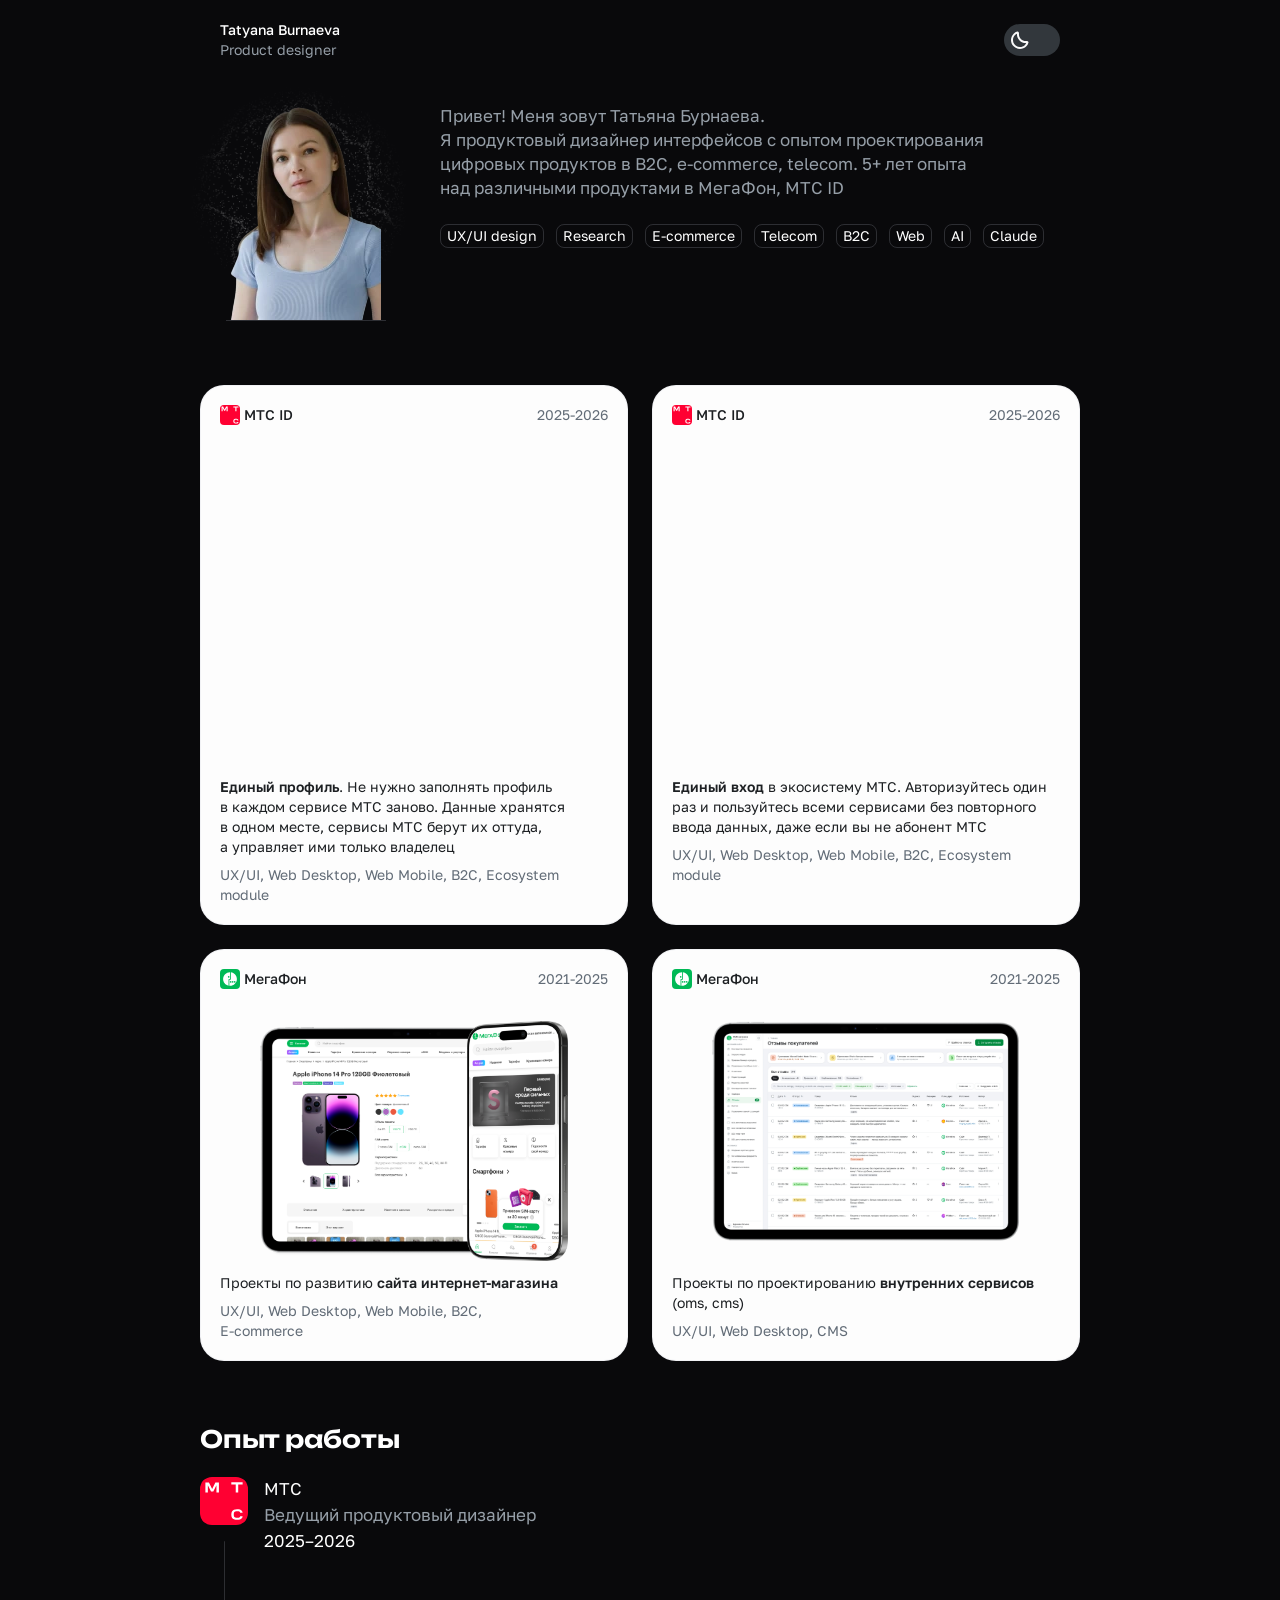
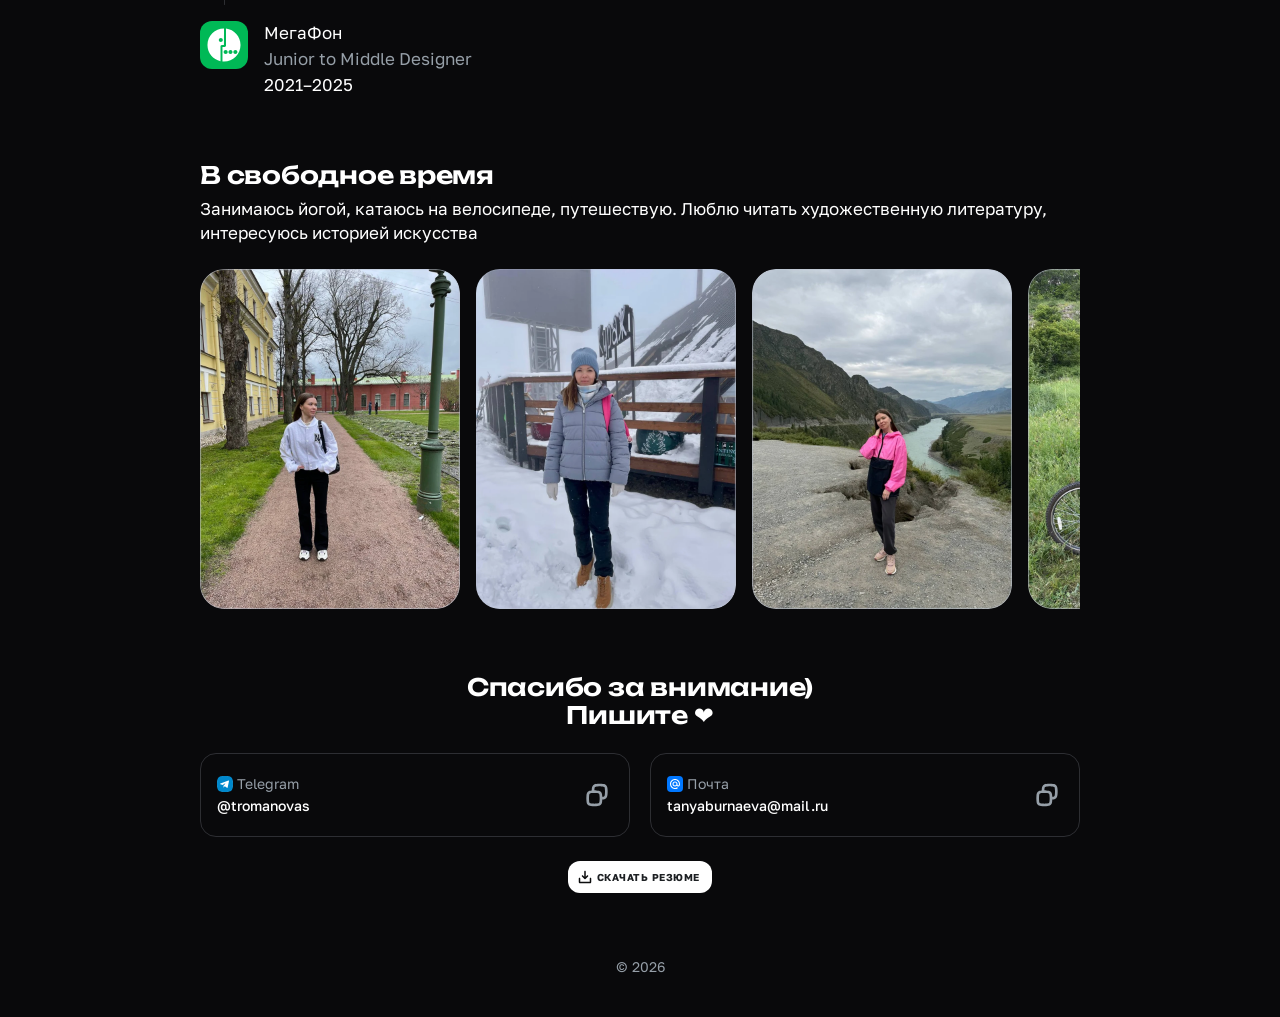
<file: index.html>
﻿<!doctype html>
<html lang="ru" data-theme="dark">
<head>
<meta charset="utf-8">
<meta name="viewport" content="width=device-width, initial-scale=1">
<title>Татьяна Бурнаева — Продуктовый дизайнер</title>
<meta name="description" content="Портфолио ведущего продуктового дизайнера Татьяны Бурнаевой: МТС ID, МегаФон, B2C, e-commerce, telecom.">
<script>try{var t=localStorage.getItem('theme');if(t==='light'||t==='dark')document.documentElement.dataset.theme=t}catch(e){}</script>
<link rel="preconnect" href="https://fonts.googleapis.com">
<link rel="preconnect" href="https://fonts.gstatic.com" crossorigin>
<link href="https://fonts.googleapis.com/css2?family=Golos+Text:wght@400;500;600;700&family=Unbounded:wght@600;700&display=swap" rel="stylesheet">
<link rel="stylesheet" href="style.css?v=9">
</head>
<body>
<div class="page">

  <header class="header">
    <div class="header__who">
      <p class="header__name">Tatyana Burnaeva</p>
      <p class="header__role">Product designer</p>
    </div>
    <button class="theme-switch" type="button" aria-label="Переключить тему">
      <span class="theme-switch__knob">
        <img class="ico-moon" src="assets/icon_moon.svg" alt="" width="24" height="24">
        <img class="ico-sun" src="assets/icon_sun.svg" alt="" width="24" height="24">
      </span>
    </button>
  </header>

  <main class="content">

    <section class="hero">
      <div class="hero__photobox">
        <img class="hero__anim" src="assets/anim.png" alt="" width="232" height="232" aria-hidden="true">
        <img class="hero__photo" src="assets/avatar-2x.webp" srcset="assets/avatar-1x.webp 1x, assets/avatar-2x.webp 2x, assets/avatar-3x.webp 3x" alt="Татьяна Бурнаева" width="162" height="240">
        <span class="hero__line"></span>
      </div>
      <div class="hero__about">
        <p class="hero__text" data-fill>Привет! Меня зовут Татьяна Бурнаева.<br>Я&nbsp;продуктовый дизайнер интерфейсов с&nbsp;опытом проектирования цифровых продуктов в&nbsp;B2C, e-commerce, telecom. 5+&nbsp;лет опыта над&nbsp;различными продуктами в&nbsp;МегаФон, МТС&nbsp;ID</p>
        <ul class="badges hero__badges">
          <li>UX/UI design</li><li>Research</li><li>E-commerce</li><li>Telecom</li><li>B2C</li><li>Web</li><li>AI</li><li>Claude</li>
        </ul>
      </div>
    </section>

    <section class="projects">
      <div class="grid">

        <a class="card" href="mts-id-profile.html">
          <div class="card__head"><span class="card__brand"><img src="assets/logo_mts.svg" alt="" width="20" height="20">МТС ID</span><span class="card__years">2025-2026</span></div>
          <div class="mockup mockup--phone" data-play>
            <div class="phone">
              <div class="phone__bg"></div>
              <img class="phone__frame" src="assets/body2.svg" alt="">
              <div class="phone__screen"><video class="a-screen" src="assets/mts_id_profile_flow.mp4" poster="assets/scr2.png" autoplay muted loop playsinline preload="auto" aria-label="Сценарий профиля МТС ID"></video></div>
              <i class="phone__notch"></i>
            </div>
          </div>
          <div class="card__body">
            <p class="card__lead"><b>Единый профиль</b>. Не&nbsp;нужно заполнять профиль в&nbsp;каждом сервисе МТС заново. Данные хранятся в&nbsp;одном месте, сервисы МТС берут их&nbsp;оттуда, а&nbsp;управляет ими только владелец</p>
            <p class="card__tags">UX/UI, Web Desktop, Web Mobile, B2C, Ecosystem module</p>
          </div>
        </a>

        <a class="card" href="mts-id.html">
          <div class="card__head"><span class="card__brand"><img src="assets/logo_mts.svg" alt="" width="20" height="20">МТС ID</span><span class="card__years">2025-2026</span></div>
          <div class="mockup mockup--phone" data-play>
            <div class="phone">
              <div class="phone__bg"></div>
              <img class="phone__frame" src="assets/body2.svg" alt="">
              <div class="phone__screen"><video class="a-screen" src="assets/mts_login_flow.mp4" poster="assets/scr1.png" autoplay muted loop playsinline preload="auto" aria-label="Сценарий входа через МТС ID"></video></div>
              <i class="phone__notch"></i>
            </div>
          </div>
          <div class="card__body">
            <p class="card__lead"><b>Единый вход</b> в&nbsp;экосистему МТС. Авторизуйтесь один раз и&nbsp;пользуйтесь всеми сервисами без повторного ввода данных, даже если вы не&nbsp;абонент МТС</p>
            <p class="card__tags">UX/UI, Web Desktop, Web Mobile, B2C, Ecosystem module</p>
          </div>
        </a>

        <a class="card" href="internet-magazin.html">
          <div class="card__head"><span class="card__brand"><img src="assets/logo_mega.svg" alt="" width="20" height="20">МегаФон</span><span class="card__years">2021-2025</span></div>
          <div class="mockup mockup--shop">
            <div class="shop-in">
              <span class="shop-tablet"><img src="assets/shop_tablet.png" alt="Интернет-магазин МегаФон, десктоп"></span>
              <img class="shop-phone-frame" src="assets/shop_iphone.png" alt="">
              <img class="shop-phone" src="assets/shop_screen.png" alt="Интернет-магазин МегаФон, мобильная версия">
            </div>
          </div>
          <div class="card__body">
            <p class="card__lead">Проекты по&nbsp;развитию <b>сайта интернет-магазина</b></p>
            <p class="card__tags">UX/UI, Web Desktop, Web Mobile, B2C,<br>E-commerce</p>
          </div>
        </a>

        <a class="card" href="vnutrennie-servisy.html">
          <div class="card__head"><span class="card__brand"><img src="assets/logo_mega.svg" alt="" width="20" height="20">МегаФон</span><span class="card__years">2021-2025</span></div>
          <div class="mockup mockup--admin">
            <img src="assets/admin.webp" alt="Модерация отзывов, админка">
          </div>
          <div class="card__body">
            <p class="card__lead">Проекты по&nbsp;проектированию <b>внутренних сервисов</b> (oms,&nbsp;cms)</p>
            <p class="card__tags">UX/UI, Web Desktop, CMS</p>
          </div>
        </a>

      </div>
    </section>

    <section class="exp">
      <h2 class="title">Опыт работы</h2>
      <div class="exp__list">
        <div class="company company--first">
          <div class="logo logo--mts"><img src="assets/logo_mts.svg" alt="МТС" width="44" height="44"></div>
          <span class="company__line"></span>
          <div class="company__text"><p>МТС</p><p class="muted">Ведущий продуктовый дизайнер</p><p>2025–2026</p></div>
        </div>
        <div class="company">
          <div class="logo"><img src="assets/logo_mega.svg" alt="МегаФон" width="48" height="48"></div>
          <div class="company__text"><p>МегаФон</p><p class="muted">Junior to Middle Designer</p><p>2021–2025</p></div>
        </div>
      </div>
    </section>

    <section class="about">
      <div class="about__head">
        <h2 class="title">В свободное время</h2>
        <p class="about__text">Занимаюсь йогой, катаюсь на&nbsp;велосипеде, путешествую. <br class="only-m">Люблю читать художественную литературу, интересуюсь историей искусства</p>
      </div>
      <ul class="carousel" data-carousel>
        <li><img src="assets/photo-1.webp" alt="" draggable="false"></li>
        <li><img src="assets/photo-snow.webp" alt="" draggable="false"></li>
        <li><img src="assets/photo-3.webp" alt="" draggable="false"></li>
        <li><img src="assets/photo-4.webp" alt="" draggable="false"></li>
      </ul>
    </section>

    <section class="bottom">
      <div class="contacts">
        <h2 class="contacts__head">Спасибо за&nbsp;внимание)<br>Пишите ❤️</h2>
        <div class="contacts__cards">
          <div class="ccard">
            <div class="ccard__item">
              <span class="ccard__label"><img src="assets/icon_telegram.svg" alt="" width="16" height="16">Telegram</span>
              <span class="ccard__value">@tromanovas</span>
            </div>
            <button class="ccard__copy" type="button" data-copy="@tromanovas" data-name="Telegram" aria-label="Скопировать Telegram"><svg class="ccard__copyicon" viewBox="0 0 32 32" fill="none" aria-hidden="true"><path fill-rule="evenodd" clip-rule="evenodd" fill="currentColor" d="M18.6668 7.33333C19.2122 7.33333 19.7671 7.35723 20.3153 7.39803C21.5635 7.49092 22.1614 7.54501 22.6038 7.66009C22.8911 7.7348 23.0487 7.81709 23.2826 8.05092C23.5164 8.28476 23.5987 8.44241 23.6734 8.72967C23.7885 9.1721 23.8426 9.77 23.9355 11.0182C23.9763 11.5664 24.0001 12.1213 24.0001 12.6667C24.0001 13.2121 23.9763 13.767 23.9355 14.3151C23.8426 15.5633 23.7885 16.1612 23.6734 16.6037C23.5987 16.8909 23.5164 17.0486 23.2826 17.2824C23.0487 17.5162 22.8911 17.5985 22.6038 17.6732C22.2958 17.7534 21.9123 17.8039 21.2865 17.8586C21.3162 18.3443 21.3335 18.8396 21.3335 19.335C21.3335 19.7364 21.3222 20.1378 21.3021 20.534C23.1176 20.3852 24.1412 20.195 25.1682 19.168C26.3352 18.001 26.4217 16.8384 26.5948 14.513C26.6396 13.9103 26.6668 13.2885 26.6668 12.6667C26.6668 12.0449 26.6396 11.4231 26.5948 10.8203C26.4217 8.49496 26.3352 7.3323 25.1682 6.1653C24.0012 4.99831 22.8385 4.91178 20.5132 4.73871C19.9104 4.69385 19.2886 4.66667 18.6668 4.66667C18.045 4.66667 17.4232 4.69385 16.8204 4.73871C14.4951 4.91178 13.3325 4.99831 12.1655 6.16531C10.9985 7.3323 10.9119 8.49496 10.7389 10.8203C10.723 11.0339 10.7093 11.25 10.6982 11.4676C8.8826 11.6164 7.85897 11.8066 6.83197 12.8336C5.66497 14.0006 5.57844 15.1633 5.40538 17.4886C5.36052 18.0914 5.33333 18.7132 5.33333 19.335C5.33333 19.9568 5.36052 20.5786 5.40538 21.1813C5.57844 23.5067 5.66497 24.6693 6.83197 25.8363C7.99897 27.0033 9.16163 27.0899 11.487 27.2629C12.0897 27.3078 12.7115 27.335 13.3333 27.335C13.9551 27.335 14.5769 27.3078 15.1797 27.2629C17.505 27.0899 18.6677 27.0033 19.8347 25.8363C21.0017 24.6693 21.0882 23.5067 21.2613 21.1813C21.3061 20.5786 21.3335 19.9568 21.3335 19.335C21.3335 18.7132 21.3061 18.0914 21.2613 17.4886C21.0882 15.1633 21.0017 14.0006 19.8347 12.8336C18.6677 11.6666 17.505 11.5801 15.1797 11.407C14.5909 11.3632 13.9839 11.3362 13.3766 11.335C13.3831 11.2292 13.3903 11.1236 13.3982 11.0182C13.4911 9.77 13.5452 9.1721 13.6602 8.72967C13.7349 8.44241 13.8172 8.28476 14.0511 8.05092C14.2849 7.81709 14.4426 7.7348 14.7298 7.66009C15.1722 7.54501 15.7701 7.49092 17.0184 7.39803C17.5665 7.35723 18.1214 7.33333 18.6668 7.33333ZM13.3766 11.335V11.335ZM14.9818 14.0663C14.4336 14.0255 13.8787 14.0016 13.3333 14.0016C12.7879 14.0016 12.233 14.0255 11.6849 14.0663C10.4367 14.1592 9.83877 14.2133 9.39634 14.3284C9.10908 14.4031 8.95142 14.4854 8.71759 14.7192C8.48376 14.9531 8.40147 15.1107 8.32675 15.398C8.21168 15.8404 8.15759 16.4383 8.06469 17.6865C8.0239 18.2346 8 18.7896 8 19.335C8 19.8803 8.0239 20.4353 8.06469 20.9834C8.15759 22.2316 8.21168 22.8295 8.32675 23.272C8.40147 23.5592 8.48376 23.7169 8.71759 23.9507C8.95142 24.1845 9.10908 24.2668 9.39634 24.3415C9.83877 24.4566 10.4367 24.5107 11.6849 24.6036C12.233 24.6444 12.7879 24.6683 13.3333 24.6683C13.8787 24.6683 14.4336 24.6444 14.9818 24.6036C16.23 24.5107 16.8279 24.4566 17.2703 24.3415C17.5576 24.2668 17.7152 24.1845 17.9491 23.9507C18.1829 23.7169 18.2652 23.5592 18.3399 23.272C18.455 22.8295 18.5091 22.2316 18.602 20.9834C18.6428 20.4353 18.6667 19.8803 18.6667 19.335C18.6667 18.7896 18.6428 18.2346 18.602 17.6865C18.5091 16.4383 18.455 15.8404 18.3399 15.398C18.2652 15.1107 18.1829 14.9531 17.9491 14.7192C17.7152 14.4854 17.5576 14.4031 17.2703 14.3284C16.8279 14.2133 16.23 14.1592 14.9818 14.0663Z"/></svg></button>
          </div>
          <div class="ccard">
            <div class="ccard__item">
              <span class="ccard__label"><img src="assets/icon_mail.svg" alt="" width="16" height="16">Почта</span>
              <span class="ccard__value">tanyaburnaeva@mail.ru</span>
            </div>
            <button class="ccard__copy" type="button" data-copy="tanyaburnaeva@mail.ru" data-name="Адрес почты" aria-label="Скопировать адрес почты"><svg class="ccard__copyicon" viewBox="0 0 32 32" fill="none" aria-hidden="true"><path fill-rule="evenodd" clip-rule="evenodd" fill="currentColor" d="M18.6668 7.33333C19.2122 7.33333 19.7671 7.35723 20.3153 7.39803C21.5635 7.49092 22.1614 7.54501 22.6038 7.66009C22.8911 7.7348 23.0487 7.81709 23.2826 8.05092C23.5164 8.28476 23.5987 8.44241 23.6734 8.72967C23.7885 9.1721 23.8426 9.77 23.9355 11.0182C23.9763 11.5664 24.0001 12.1213 24.0001 12.6667C24.0001 13.2121 23.9763 13.767 23.9355 14.3151C23.8426 15.5633 23.7885 16.1612 23.6734 16.6037C23.5987 16.8909 23.5164 17.0486 23.2826 17.2824C23.0487 17.5162 22.8911 17.5985 22.6038 17.6732C22.2958 17.7534 21.9123 17.8039 21.2865 17.8586C21.3162 18.3443 21.3335 18.8396 21.3335 19.335C21.3335 19.7364 21.3222 20.1378 21.3021 20.534C23.1176 20.3852 24.1412 20.195 25.1682 19.168C26.3352 18.001 26.4217 16.8384 26.5948 14.513C26.6396 13.9103 26.6668 13.2885 26.6668 12.6667C26.6668 12.0449 26.6396 11.4231 26.5948 10.8203C26.4217 8.49496 26.3352 7.3323 25.1682 6.1653C24.0012 4.99831 22.8385 4.91178 20.5132 4.73871C19.9104 4.69385 19.2886 4.66667 18.6668 4.66667C18.045 4.66667 17.4232 4.69385 16.8204 4.73871C14.4951 4.91178 13.3325 4.99831 12.1655 6.16531C10.9985 7.3323 10.9119 8.49496 10.7389 10.8203C10.723 11.0339 10.7093 11.25 10.6982 11.4676C8.8826 11.6164 7.85897 11.8066 6.83197 12.8336C5.66497 14.0006 5.57844 15.1633 5.40538 17.4886C5.36052 18.0914 5.33333 18.7132 5.33333 19.335C5.33333 19.9568 5.36052 20.5786 5.40538 21.1813C5.57844 23.5067 5.66497 24.6693 6.83197 25.8363C7.99897 27.0033 9.16163 27.0899 11.487 27.2629C12.0897 27.3078 12.7115 27.335 13.3333 27.335C13.9551 27.335 14.5769 27.3078 15.1797 27.2629C17.505 27.0899 18.6677 27.0033 19.8347 25.8363C21.0017 24.6693 21.0882 23.5067 21.2613 21.1813C21.3061 20.5786 21.3335 19.9568 21.3335 19.335C21.3335 18.7132 21.3061 18.0914 21.2613 17.4886C21.0882 15.1633 21.0017 14.0006 19.8347 12.8336C18.6677 11.6666 17.505 11.5801 15.1797 11.407C14.5909 11.3632 13.9839 11.3362 13.3766 11.335C13.3831 11.2292 13.3903 11.1236 13.3982 11.0182C13.4911 9.77 13.5452 9.1721 13.6602 8.72967C13.7349 8.44241 13.8172 8.28476 14.0511 8.05092C14.2849 7.81709 14.4426 7.7348 14.7298 7.66009C15.1722 7.54501 15.7701 7.49092 17.0184 7.39803C17.5665 7.35723 18.1214 7.33333 18.6668 7.33333ZM13.3766 11.335V11.335ZM14.9818 14.0663C14.4336 14.0255 13.8787 14.0016 13.3333 14.0016C12.7879 14.0016 12.233 14.0255 11.6849 14.0663C10.4367 14.1592 9.83877 14.2133 9.39634 14.3284C9.10908 14.4031 8.95142 14.4854 8.71759 14.7192C8.48376 14.9531 8.40147 15.1107 8.32675 15.398C8.21168 15.8404 8.15759 16.4383 8.06469 17.6865C8.0239 18.2346 8 18.7896 8 19.335C8 19.8803 8.0239 20.4353 8.06469 20.9834C8.15759 22.2316 8.21168 22.8295 8.32675 23.272C8.40147 23.5592 8.48376 23.7169 8.71759 23.9507C8.95142 24.1845 9.10908 24.2668 9.39634 24.3415C9.83877 24.4566 10.4367 24.5107 11.6849 24.6036C12.233 24.6444 12.7879 24.6683 13.3333 24.6683C13.8787 24.6683 14.4336 24.6444 14.9818 24.6036C16.23 24.5107 16.8279 24.4566 17.2703 24.3415C17.5576 24.2668 17.7152 24.1845 17.9491 23.9507C18.1829 23.7169 18.2652 23.5592 18.3399 23.272C18.455 22.8295 18.5091 22.2316 18.602 20.9834C18.6428 20.4353 18.6667 19.8803 18.6667 19.335C18.6667 18.7896 18.6428 18.2346 18.602 17.6865C18.5091 16.4383 18.455 15.8404 18.3399 15.398C18.2652 15.1107 18.1829 14.9531 17.9491 14.7192C17.7152 14.4854 17.5576 14.4031 17.2703 14.3284C16.8279 14.2133 16.23 14.1592 14.9818 14.0663Z"/></svg></button>
          </div>
        </div>
        <a class="btn contacts__btn" href="assets/cv.pdf" download="Бурнаева_Татьяна_CV.pdf"><img src="assets/icon_dl.svg" alt="" width="16" height="16"><span>скачать резюме</span></a>
      </div>

      <p class="copy">© 2026</p>
    </section>

  </main>
</div>
<script src="script.js?v=9"></script>
</body>
</html>
</file>
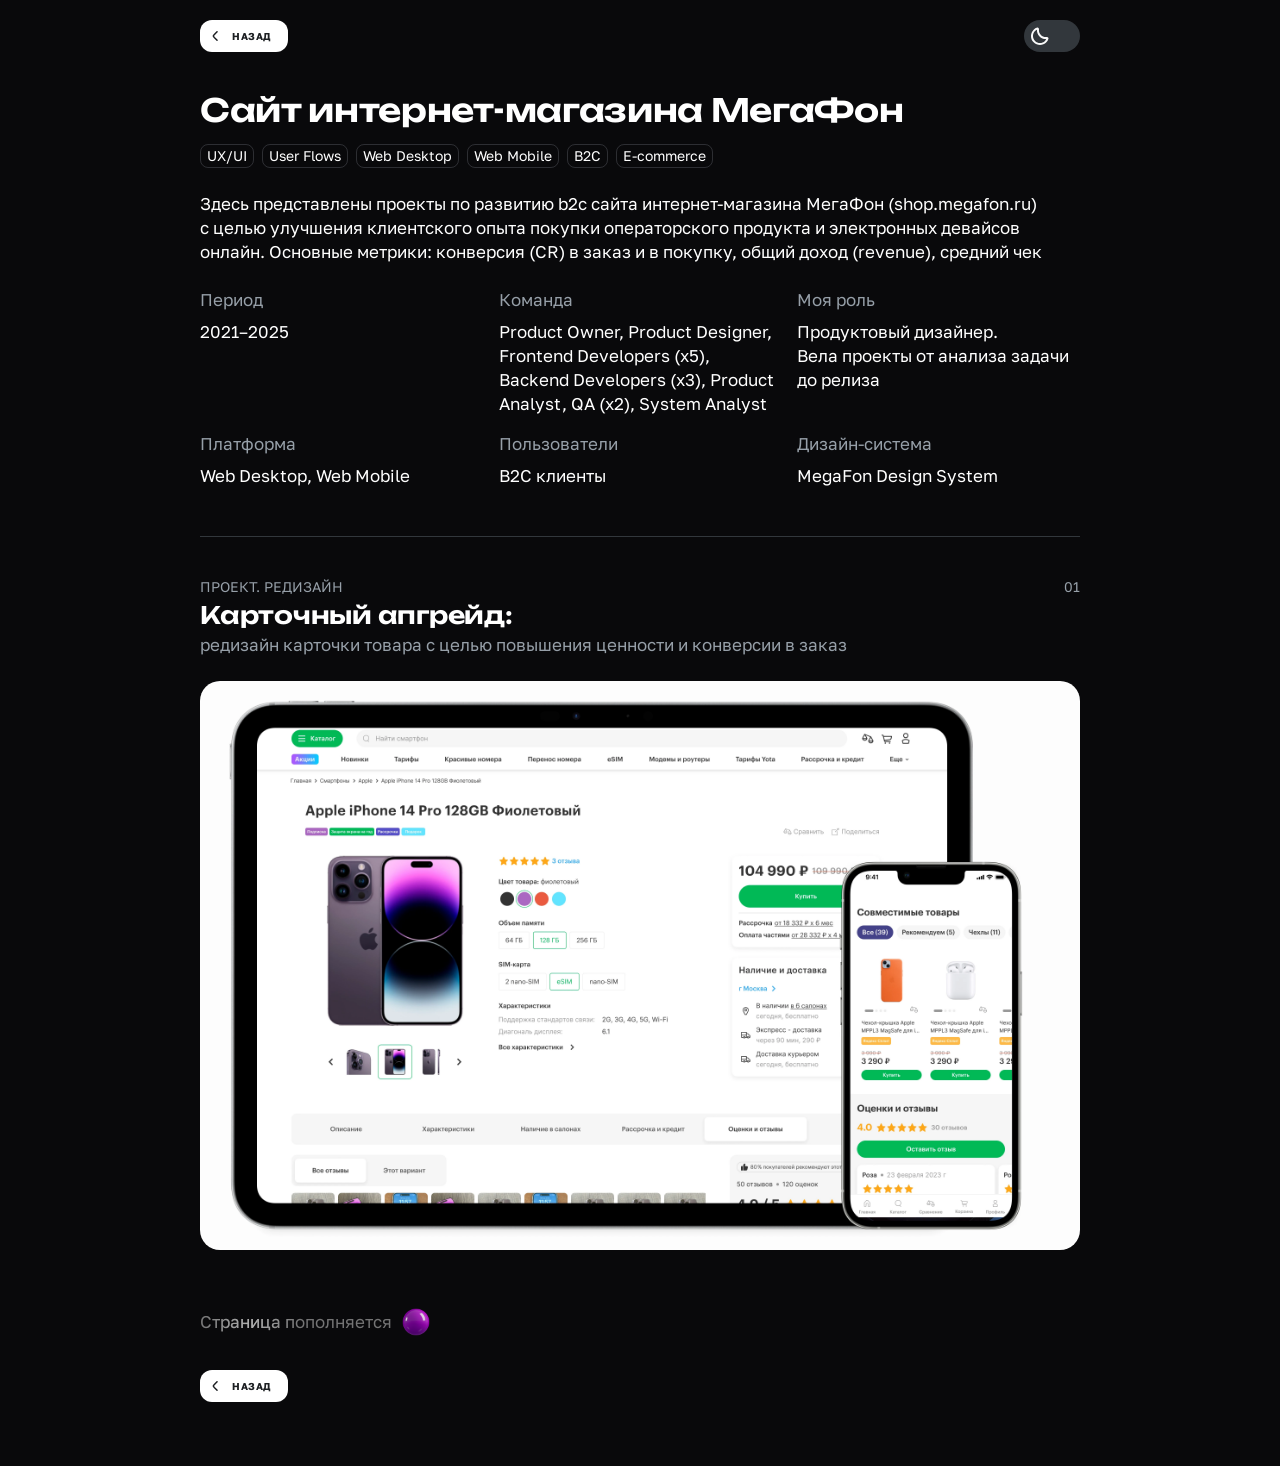
<file: internet-magazin.html>
﻿<!doctype html>
<html lang="ru" data-theme="dark">
<head>
<meta charset="utf-8">
<meta name="viewport" content="width=device-width, initial-scale=1">
<title>Сайт интернет-магазина МегаФон — Татьяна Бурнаева</title>
<script>try{var t=localStorage.getItem('theme');if(t==='light'||t==='dark')document.documentElement.dataset.theme=t}catch(e){}</script>
<link rel="preconnect" href="https://fonts.googleapis.com">
<link rel="preconnect" href="https://fonts.gstatic.com" crossorigin>
<link href="https://fonts.googleapis.com/css2?family=Golos+Text:wght@400;500;600;700&family=Unbounded:wght@600;700&display=swap" rel="stylesheet">
<link rel="stylesheet" href="style.css?v=9">
</head>
<body class="project-page">
<div class="page">
  <header class="header header--page header--p20">
    <a class="btn btn--back" href="index.html"><svg width="16" height="16" viewBox="0 0 16 16" fill="none"><path d="M9.83591 3.75196C9.83591 3.08338 9.02805 2.74855 8.55558 3.22131L6.7969 4.98106C5.37468 6.40416 4.66357 7.11571 4.66357 7.9999C4.66357 8.8841 5.37469 9.59565 6.79691 11.0187L8.55558 12.7785C9.02805 13.2513 9.83591 12.9164 9.83591 12.2478C9.83591 12.0488 9.75689 11.8579 9.61624 11.7172L7.85757 9.95743C7.11647 9.21588 6.6696 8.76423 6.38944 8.39681C6.26013 8.22723 6.20503 8.12363 6.18135 8.0668C6.16345 8.02386 6.16353 8.0087 6.16357 8.00091L6.16357 7.9999L6.16357 7.9989C6.16353 7.99111 6.16345 7.97594 6.18135 7.93301C6.20503 7.87617 6.26013 7.77258 6.38944 7.603C6.6696 7.23558 7.11647 6.78393 7.85757 6.04237L9.61624 4.28262C9.75689 4.14188 9.83591 3.951 9.83591 3.75196Z" fill="currentColor"/></svg><span>Назад</span></a>
    <button class="theme-switch" type="button" aria-label="Переключить тему"><span class="theme-switch__knob"><img class="ico-moon" src="assets/icon_moon.svg" alt="" width="24" height="24"><img class="ico-sun" src="assets/icon_sun.svg" alt="" width="24" height="24"></span></button>
  </header>
  <main class="pp pp--p20 pp--v4">
    <div class="pp__head">
      <h1 class="pp__title">Сайт интернет-магазина МегаФон</h1>
      <ul class="badges"><li>UX/UI</li><li>User Flows</li><li>Web Desktop</li><li>Web Mobile</li><li>B2C</li><li>E-commerce</li></ul>
    </div>
    <article class="pp__body">
<p class="lead">Здесь представлены проекты по развитию b2c сайта интернет-магазина МегаФон (shop.megafon.ru) с&nbsp;целью улучшения клиентского опыта покупки операторского продукта и&nbsp;электронных девайсов онлайн. Основные метрики: конверсия (CR) в&nbsp;заказ и&nbsp;в&nbsp;покупку, общий доход (revenue), средний чек</p>
<dl class="props"><div><dt>Период</dt><dd>2021–2025</dd></div><div><dt>Команда</dt><dd>Product Owner, Product Designer, Frontend Developers (x5), Backend Developers (x3), Product Analyst, QA (x2), System Analyst</dd></div><div><dt>Моя роль</dt><dd>Продуктовый дизайнер.<br>Вела проекты от&nbsp;анализа задачи до&nbsp;релиза</dd></div><div><dt>Платформа</dt><dd>Web Desktop, Web Mobile</dd></div><div><dt>Пользователи</dt><dd>B2C клиенты</dd></div><div><dt>Дизайн-система</dt><dd>MegaFon Design System</dd></div></dl>
    </article>

    <div class="pv4-div"></div>
    <div class="pv4">
      <div class="sec">
        <div class="pv4__title"><div class="pv4__num"><span>проект. редизайн</span><span>01</span></div><h2>Карточный апгрейд:</h2><span class="pv4__sub">редизайн карточки товара с целью повышения ценности и конверсии в заказ</span></div>
<figure class="fig"><span class="fig__card"><img src="images/im-v4/card.webp" alt="" loading="lazy"></span></figure>
      </div>
    </div>
    <div class="pending"><h3 class="shiny">Страница пополняется</h3><span class="ball-track" aria-hidden="true"><i class="ball"><img class="ball__img" src="assets/ball.png" alt=""></i></span></div>
    <div class="pp__foot"><a class="btn btn--back" href="index.html"><svg width="16" height="16" viewBox="0 0 16 16" fill="none"><path d="M9.83591 3.75196C9.83591 3.08338 9.02805 2.74855 8.55558 3.22131L6.7969 4.98106C5.37468 6.40416 4.66357 7.11571 4.66357 7.9999C4.66357 8.8841 5.37469 9.59565 6.79691 11.0187L8.55558 12.7785C9.02805 13.2513 9.83591 12.9164 9.83591 12.2478C9.83591 12.0488 9.75689 11.8579 9.61624 11.7172L7.85757 9.95743C7.11647 9.21588 6.6696 8.76423 6.38944 8.39681C6.26013 8.22723 6.20503 8.12363 6.18135 8.0668C6.16345 8.02386 6.16353 8.0087 6.16357 8.00091L6.16357 7.9999L6.16357 7.9989C6.16353 7.99111 6.16345 7.97594 6.18135 7.93301C6.20503 7.87617 6.26013 7.77258 6.38944 7.603C6.6696 7.23558 7.11647 6.78393 7.85757 6.04237L9.61624 4.28262C9.75689 4.14188 9.83591 3.951 9.83591 3.75196Z" fill="currentColor"/></svg><span>Назад</span></a></div>
  </main>
  <button class="to-top" type="button" aria-label="Наверх"><svg viewBox="0 0 24 24" fill="none"><path d="M12 19V5M12 5L6 11M12 5L18 11" stroke="currentColor" stroke-width="2" stroke-linecap="round" stroke-linejoin="round"/></svg></button>
</div>
<script src="script.js?v=9"></script>
</body>
</html>
</file>
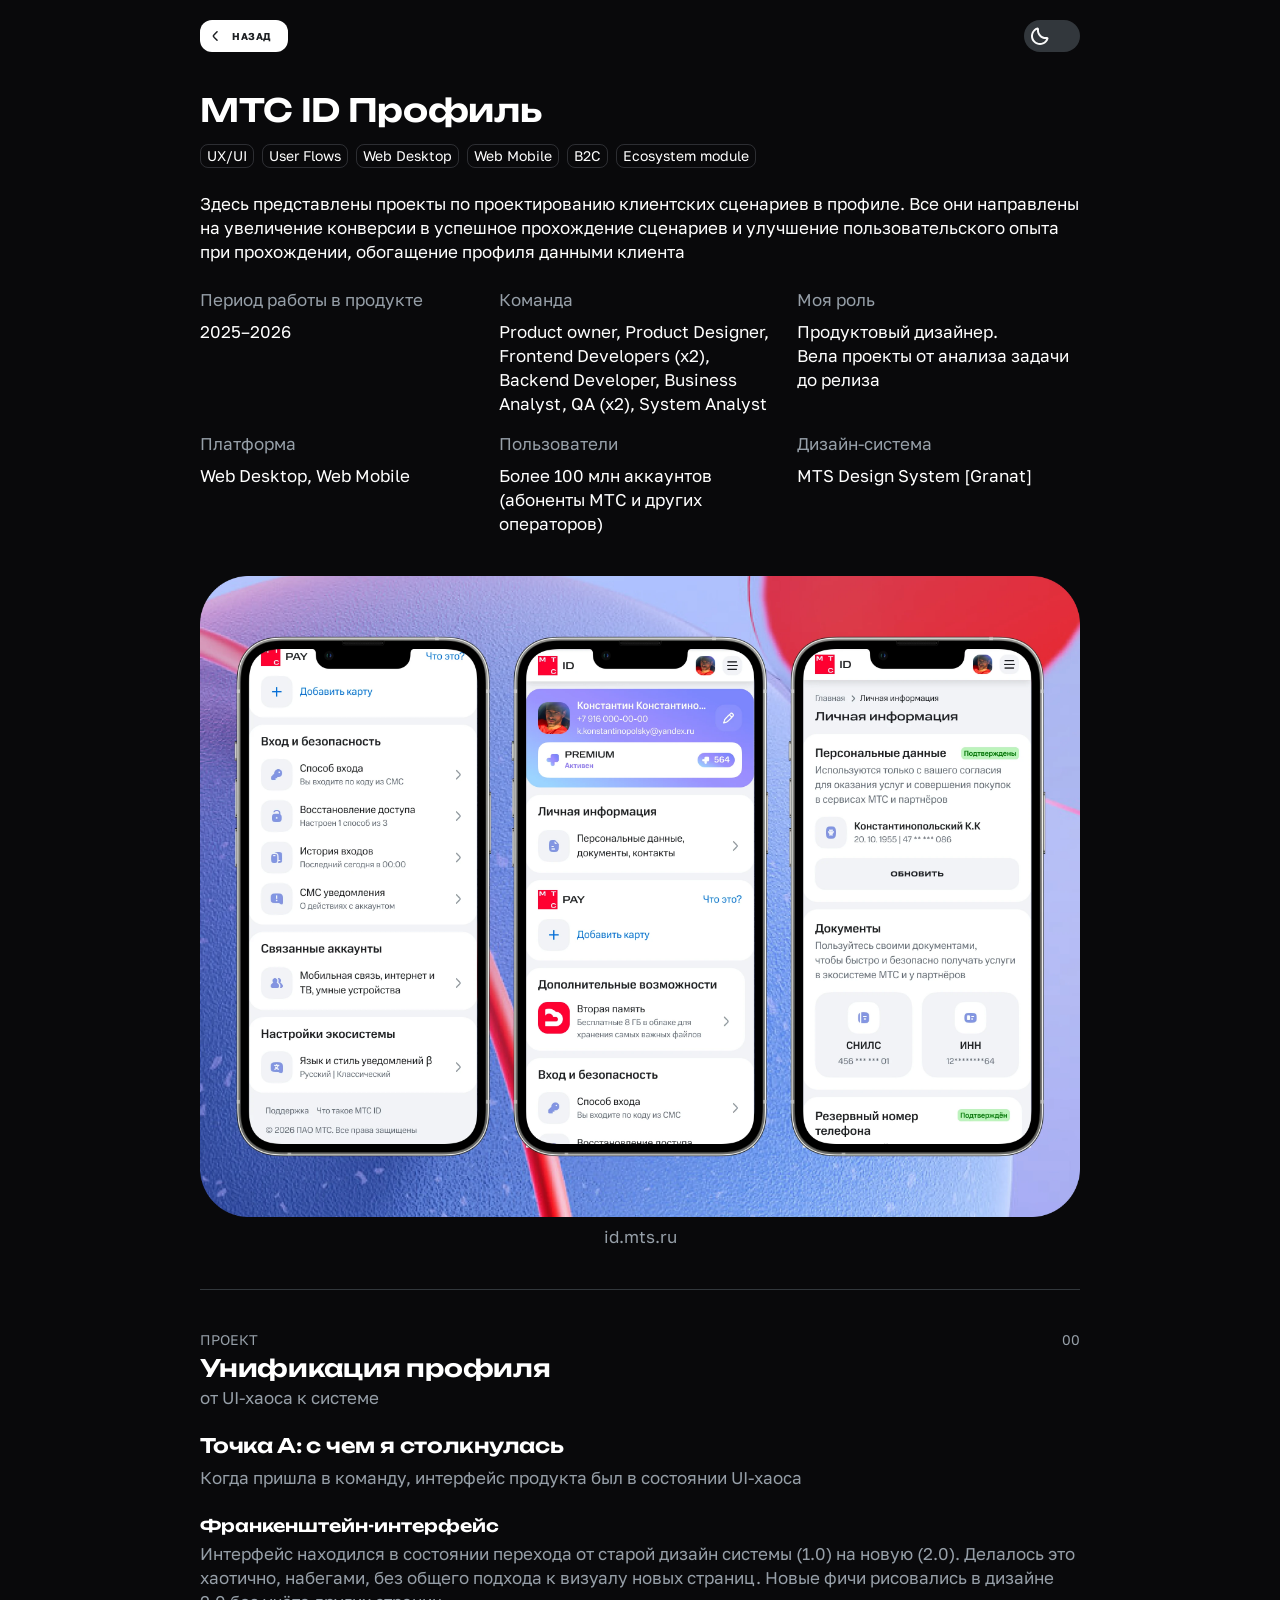
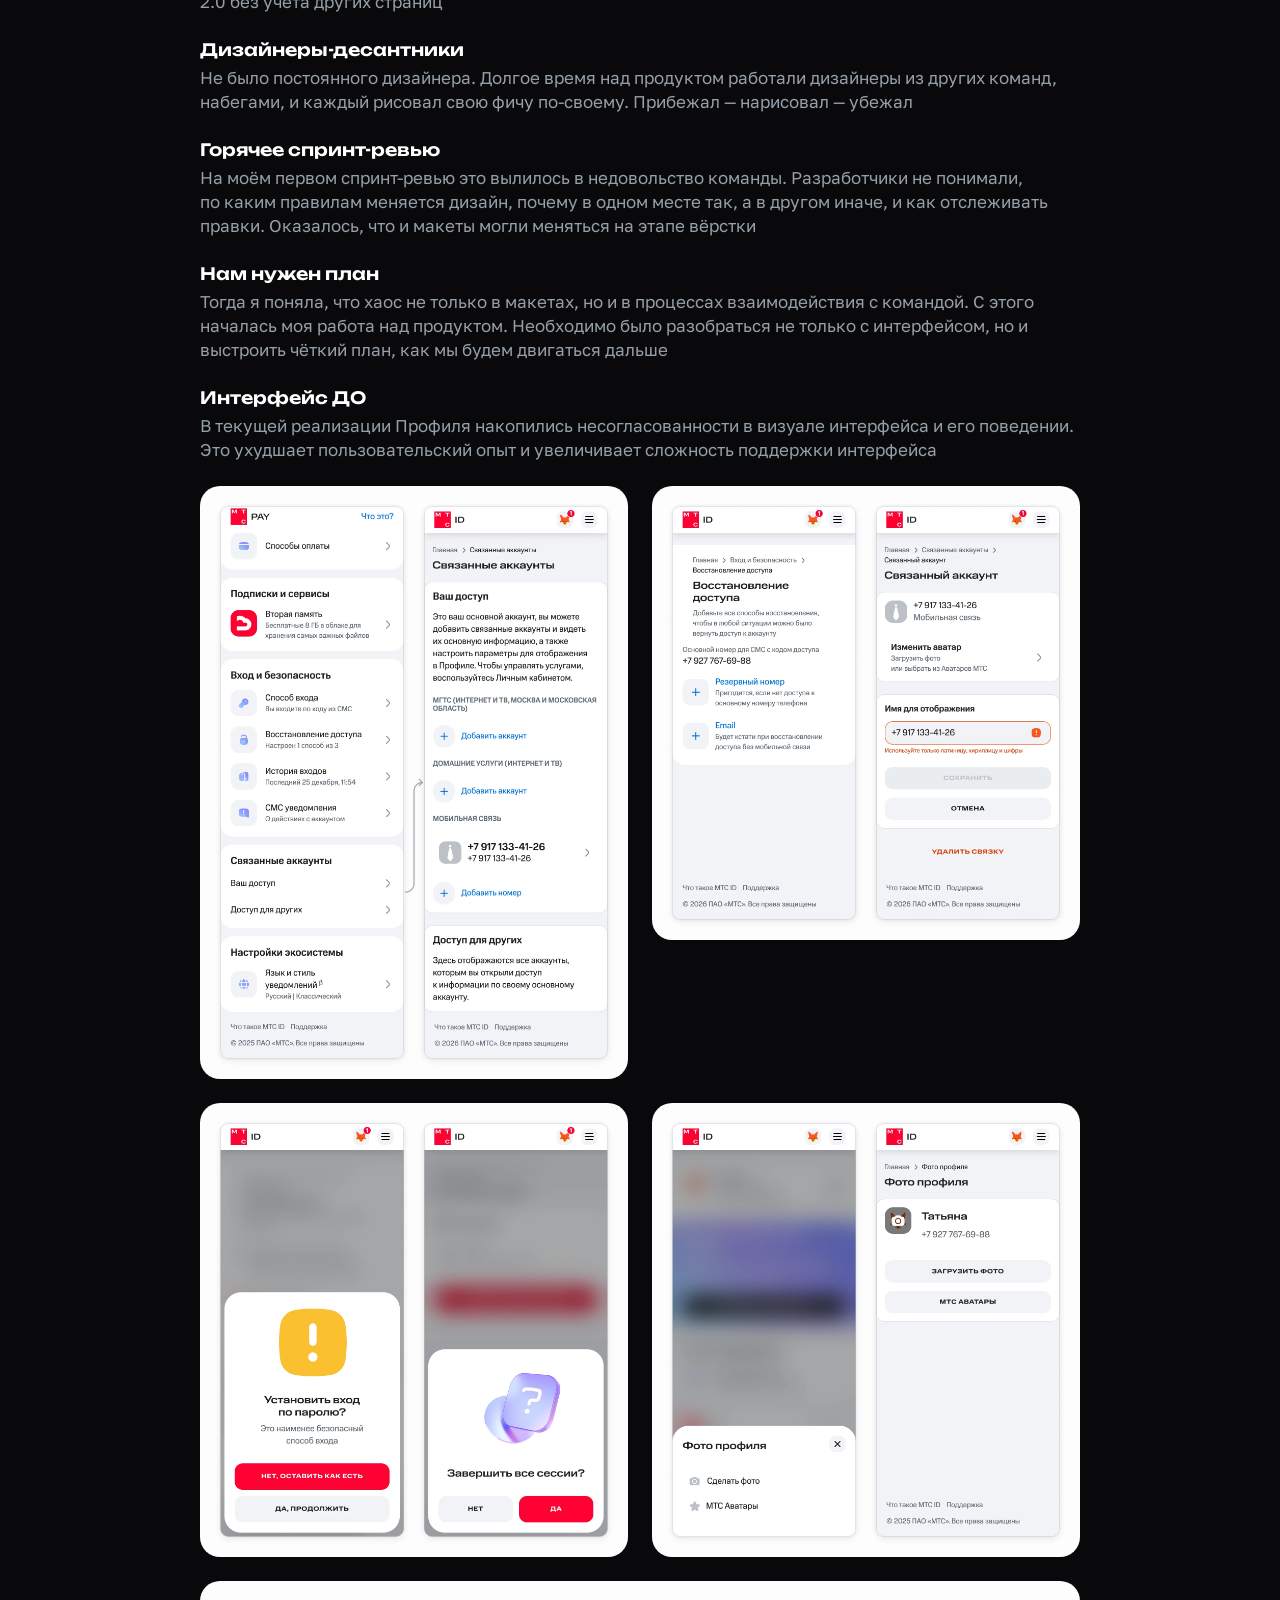
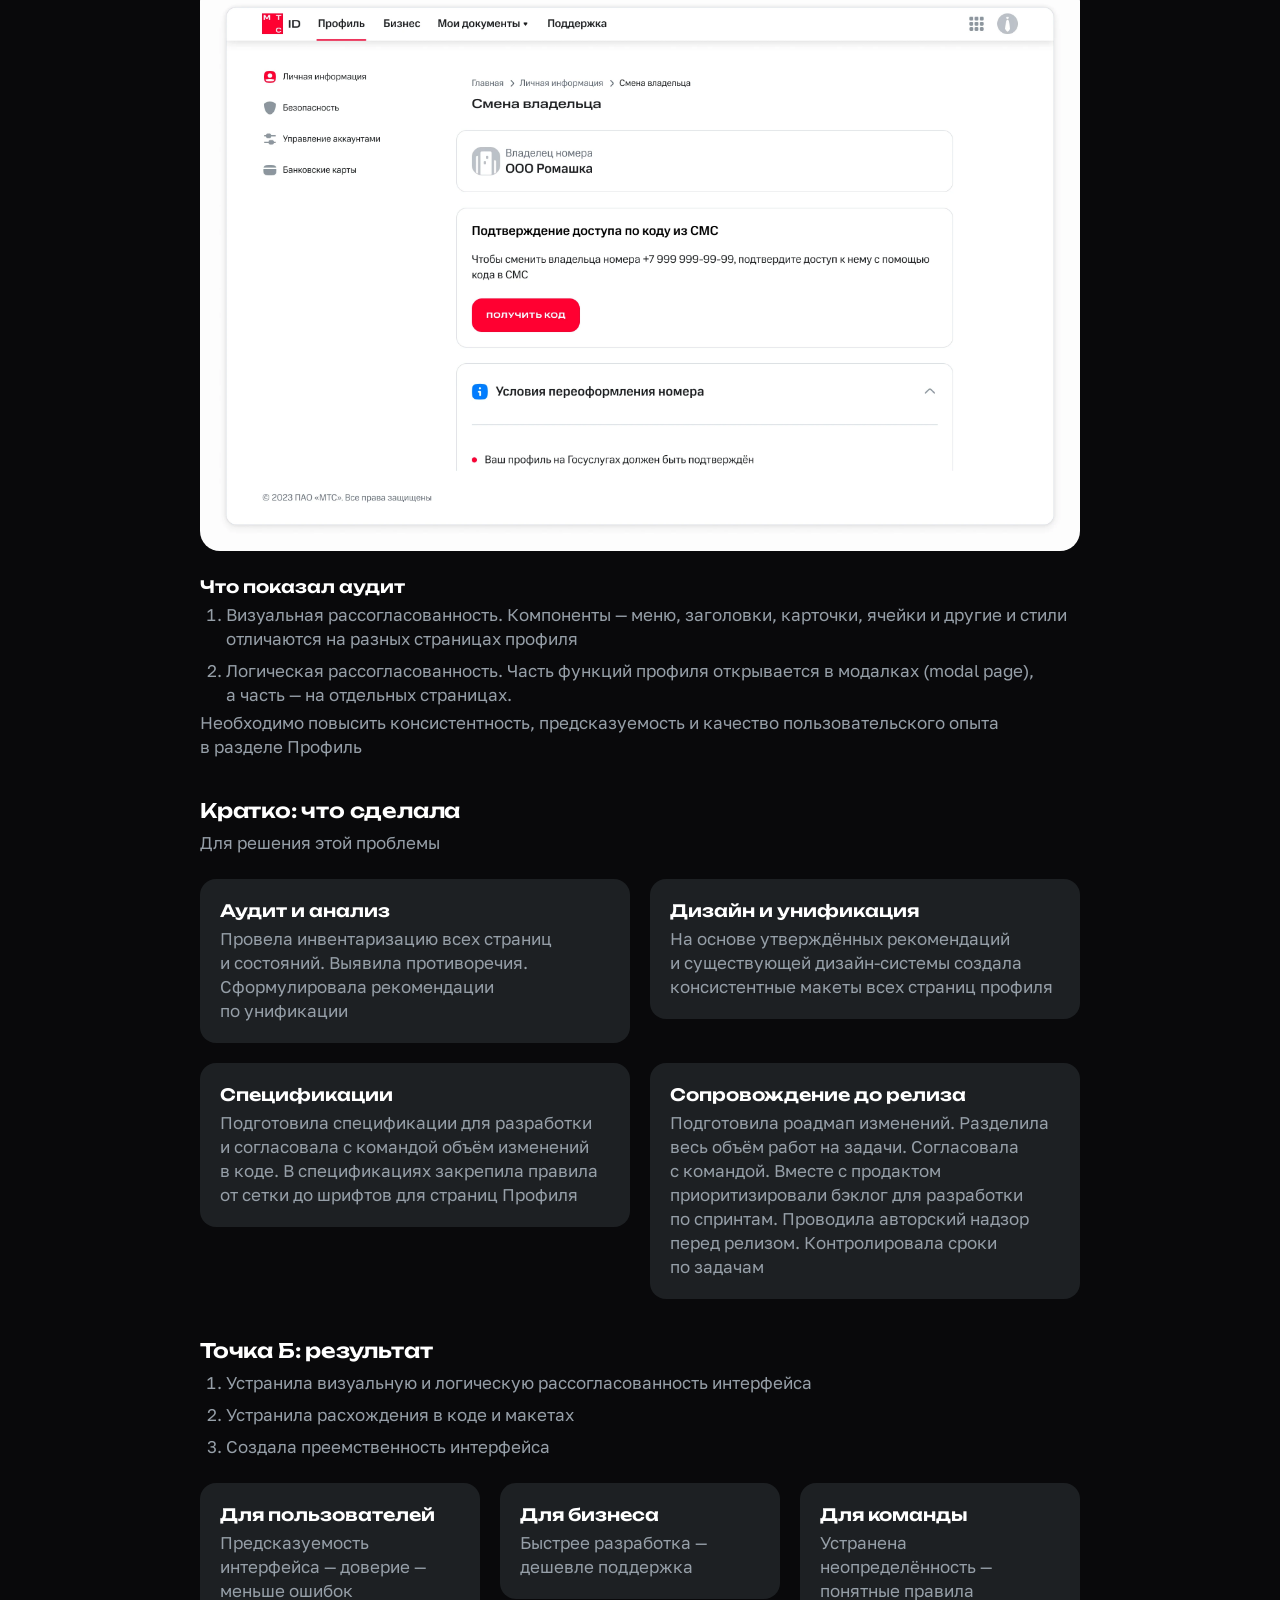
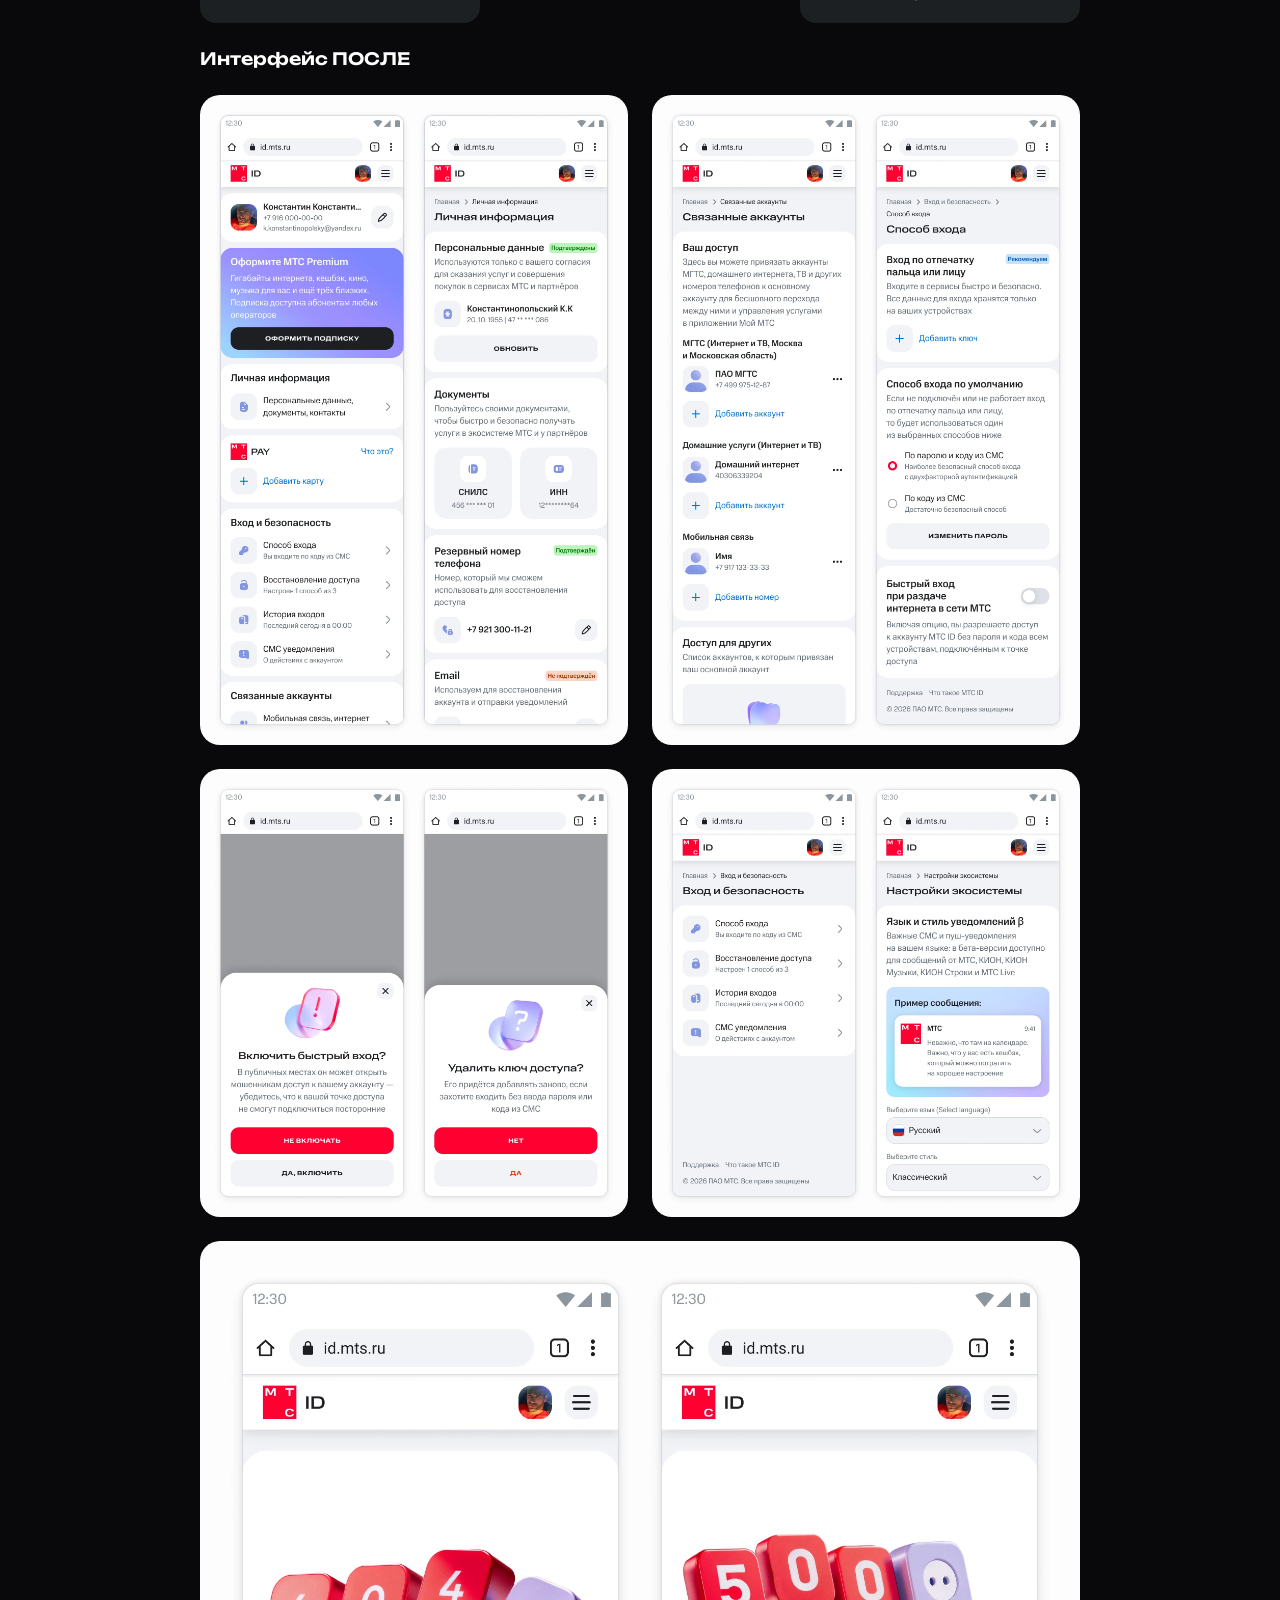
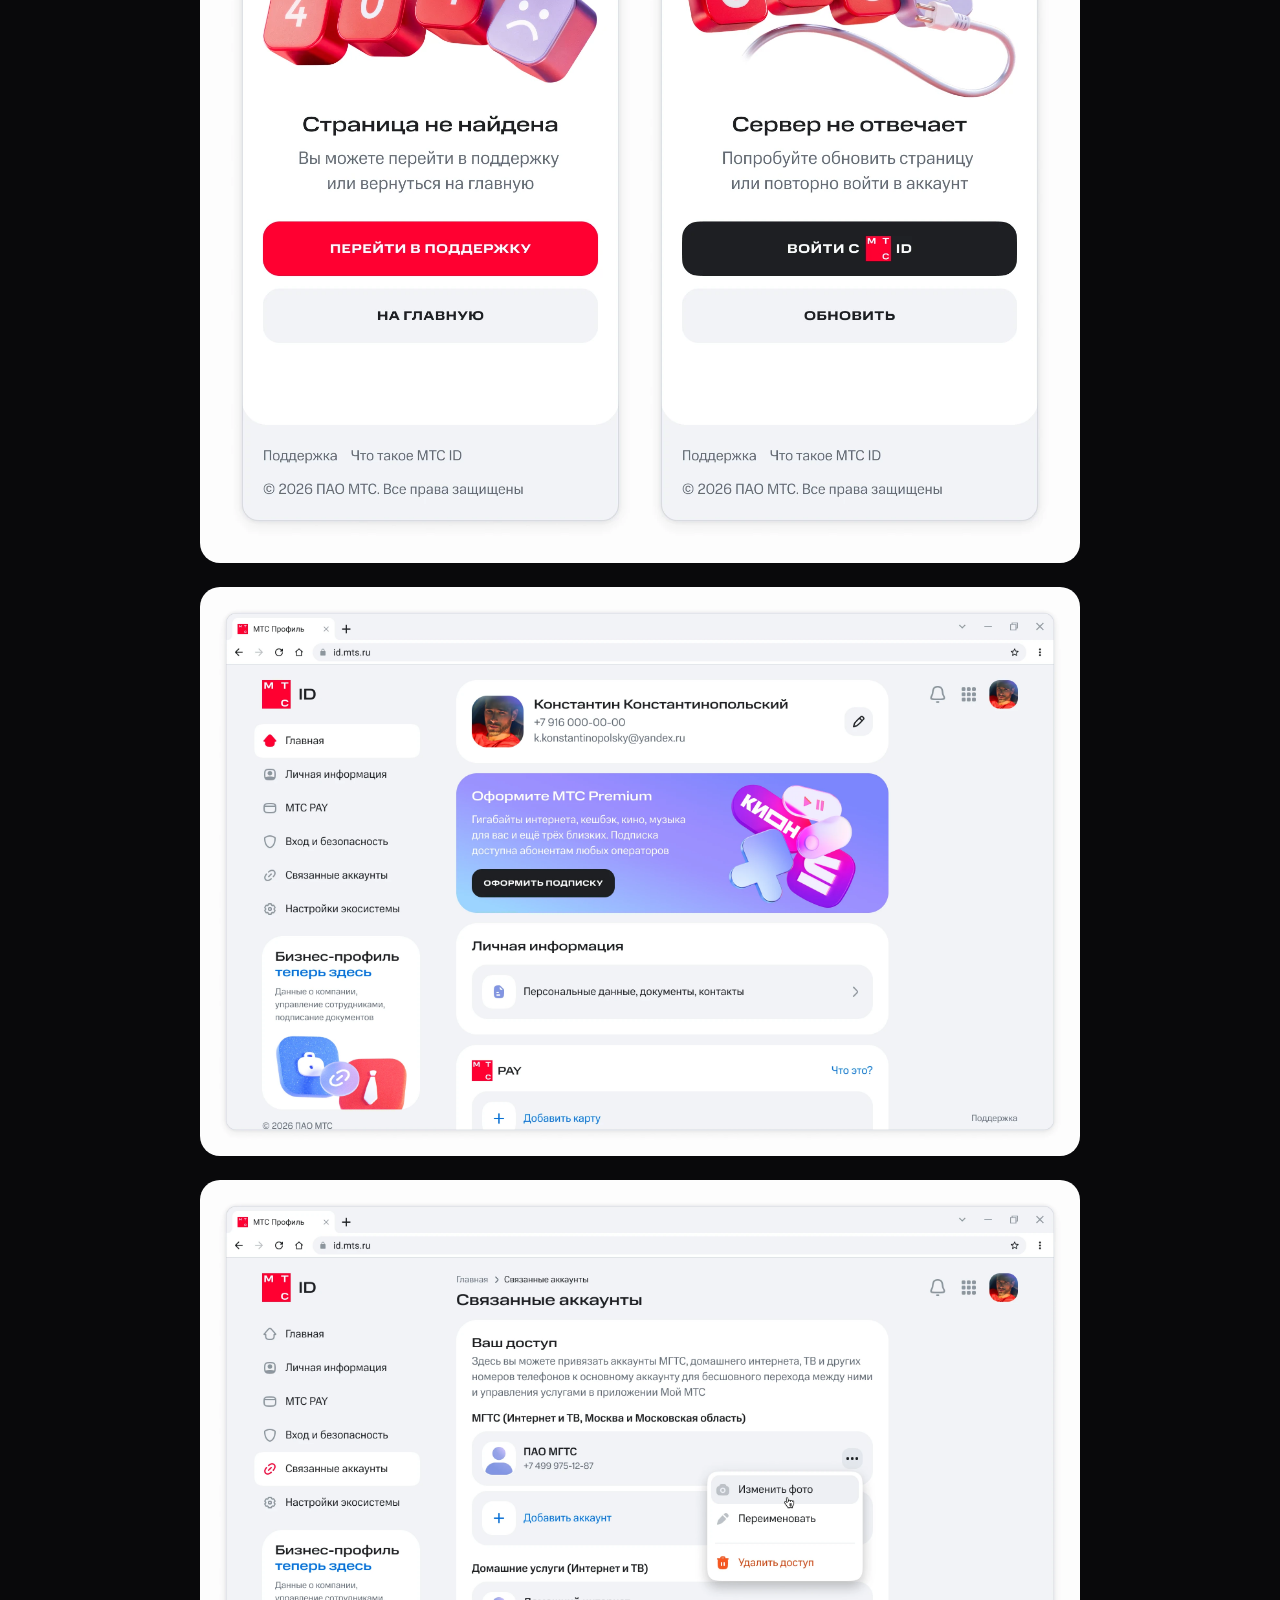
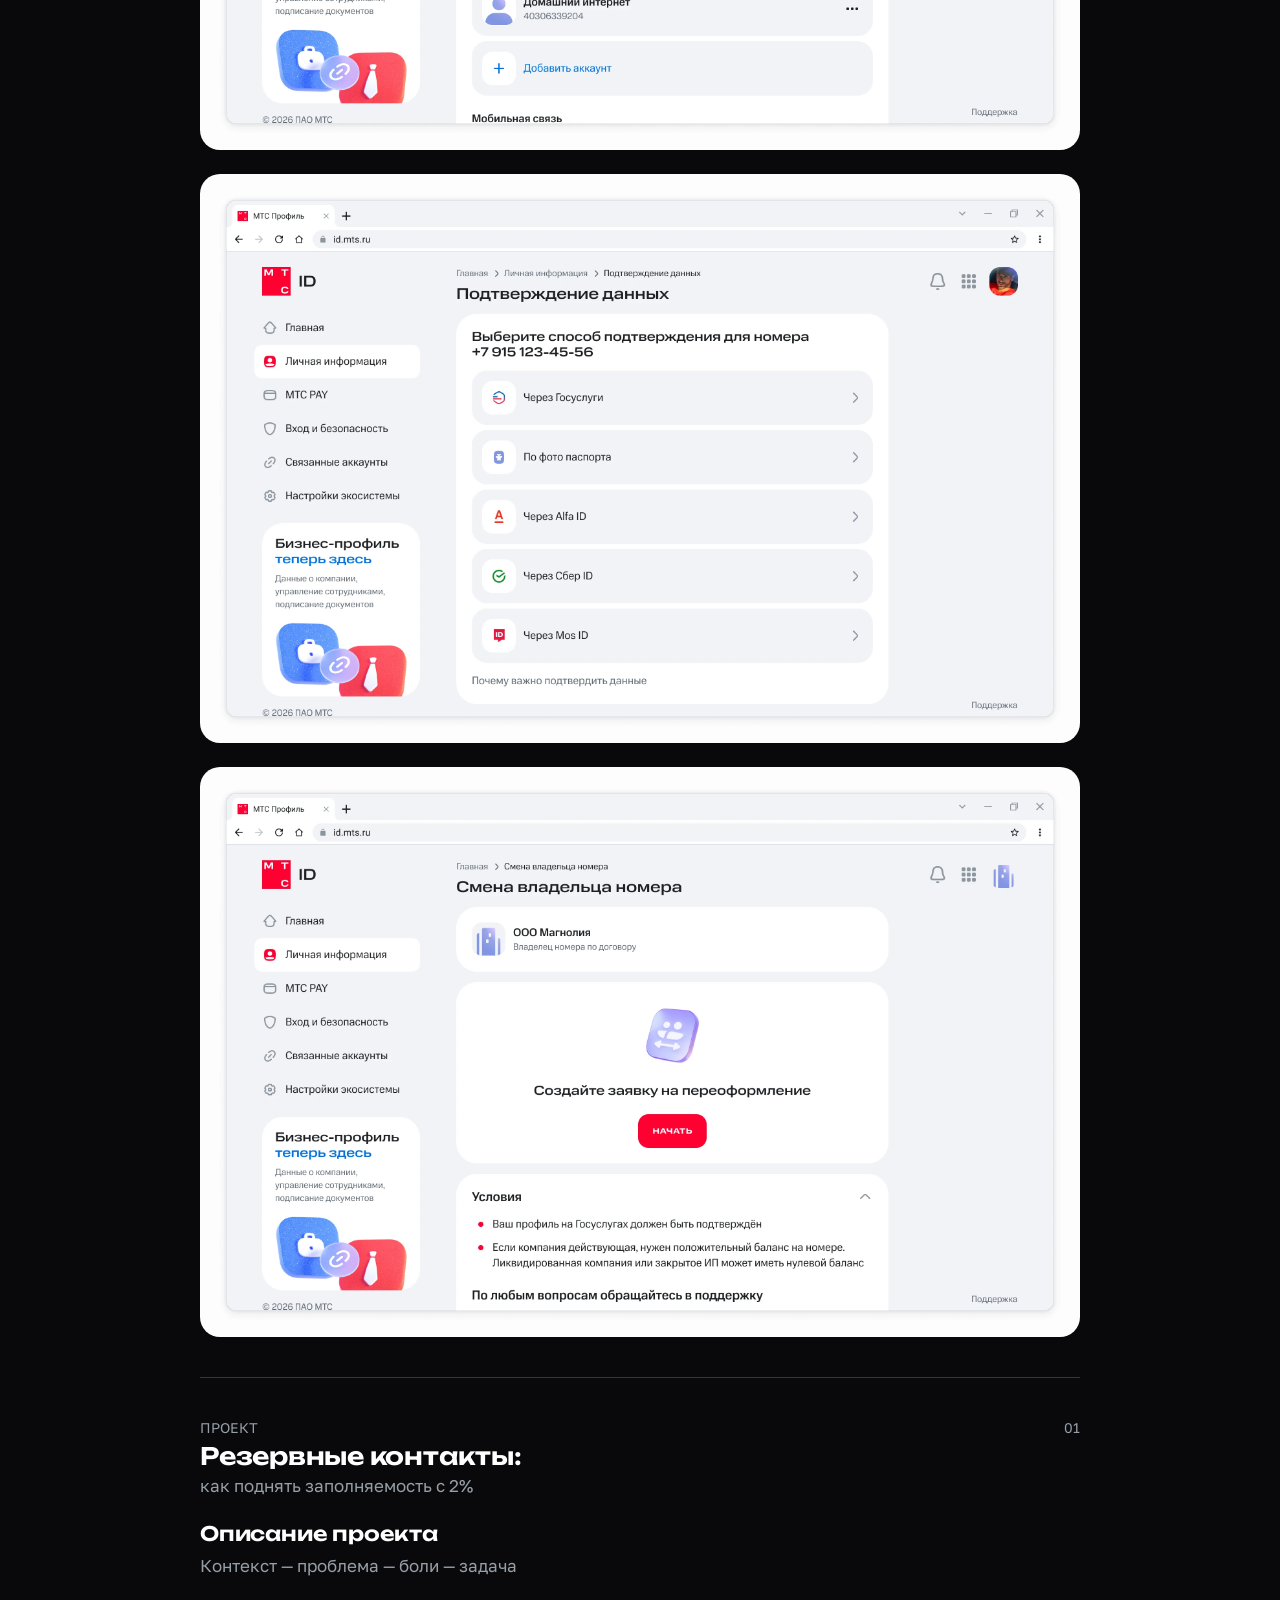
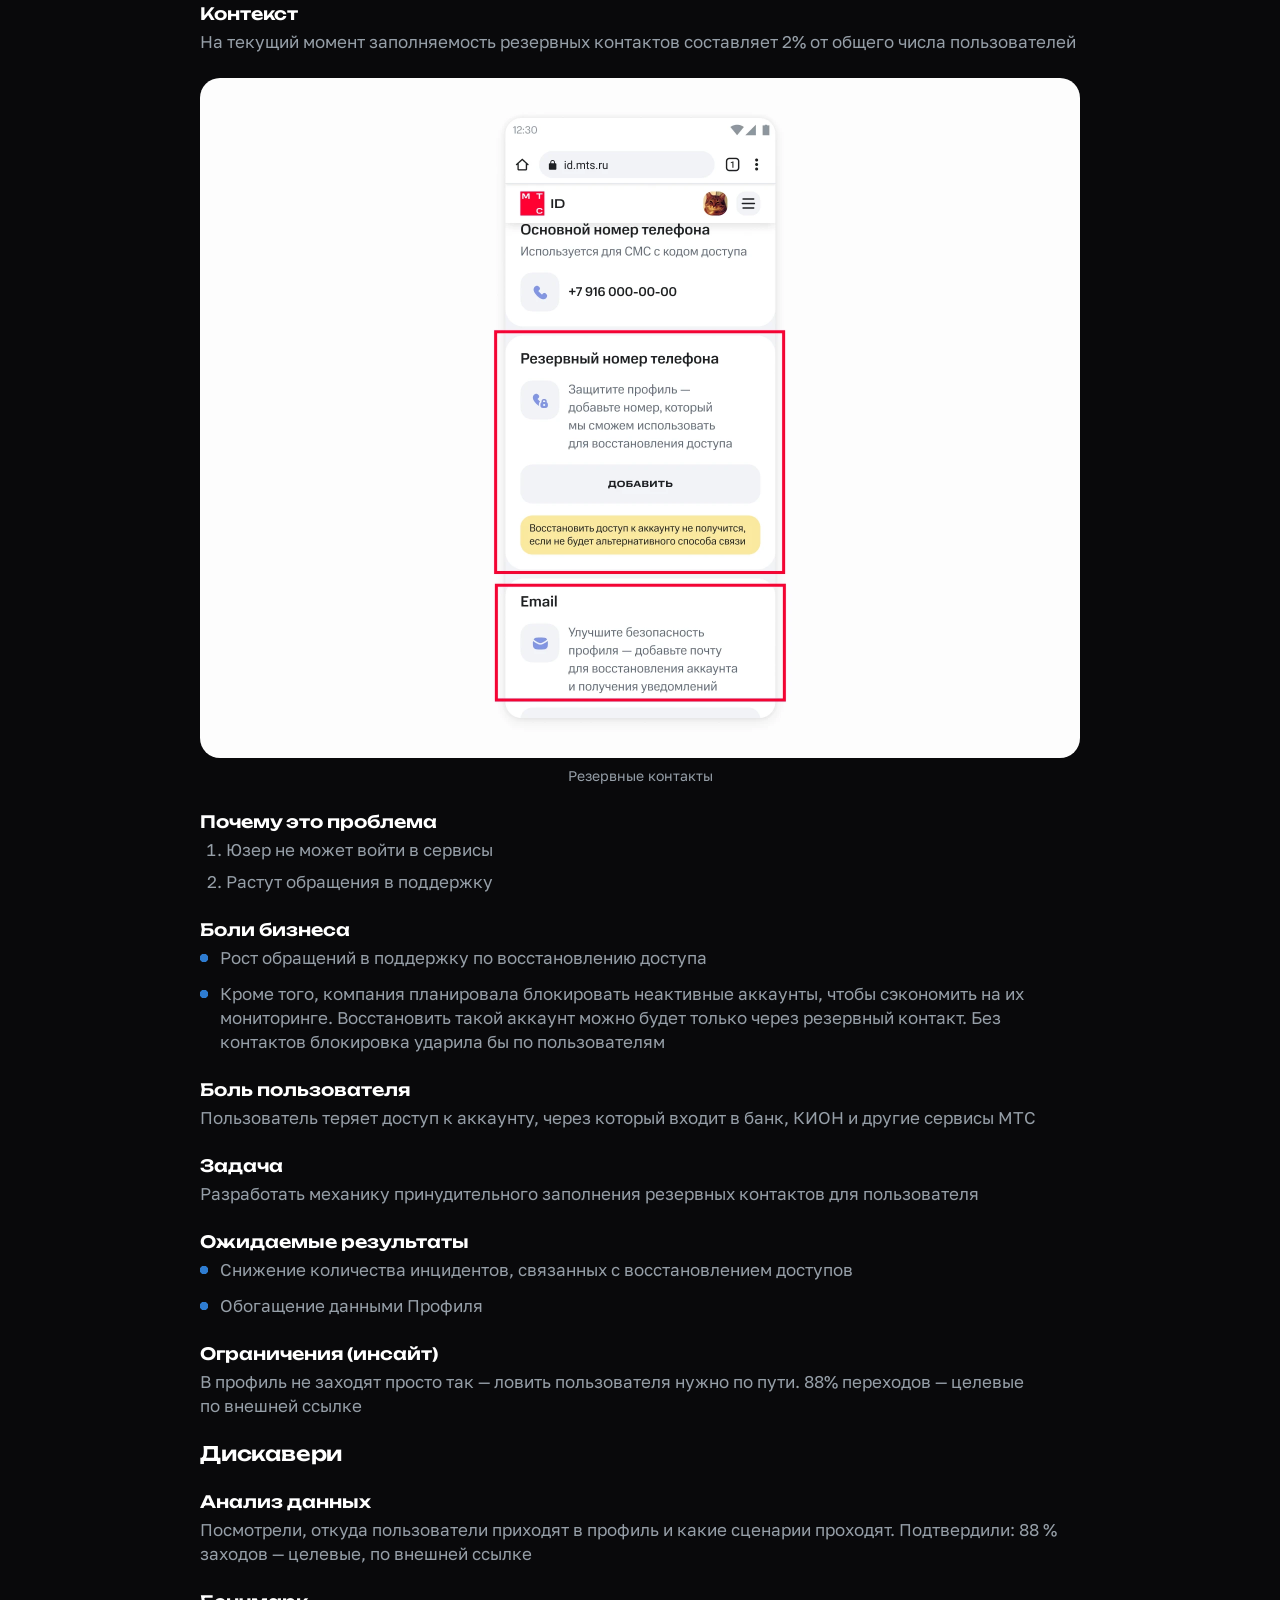
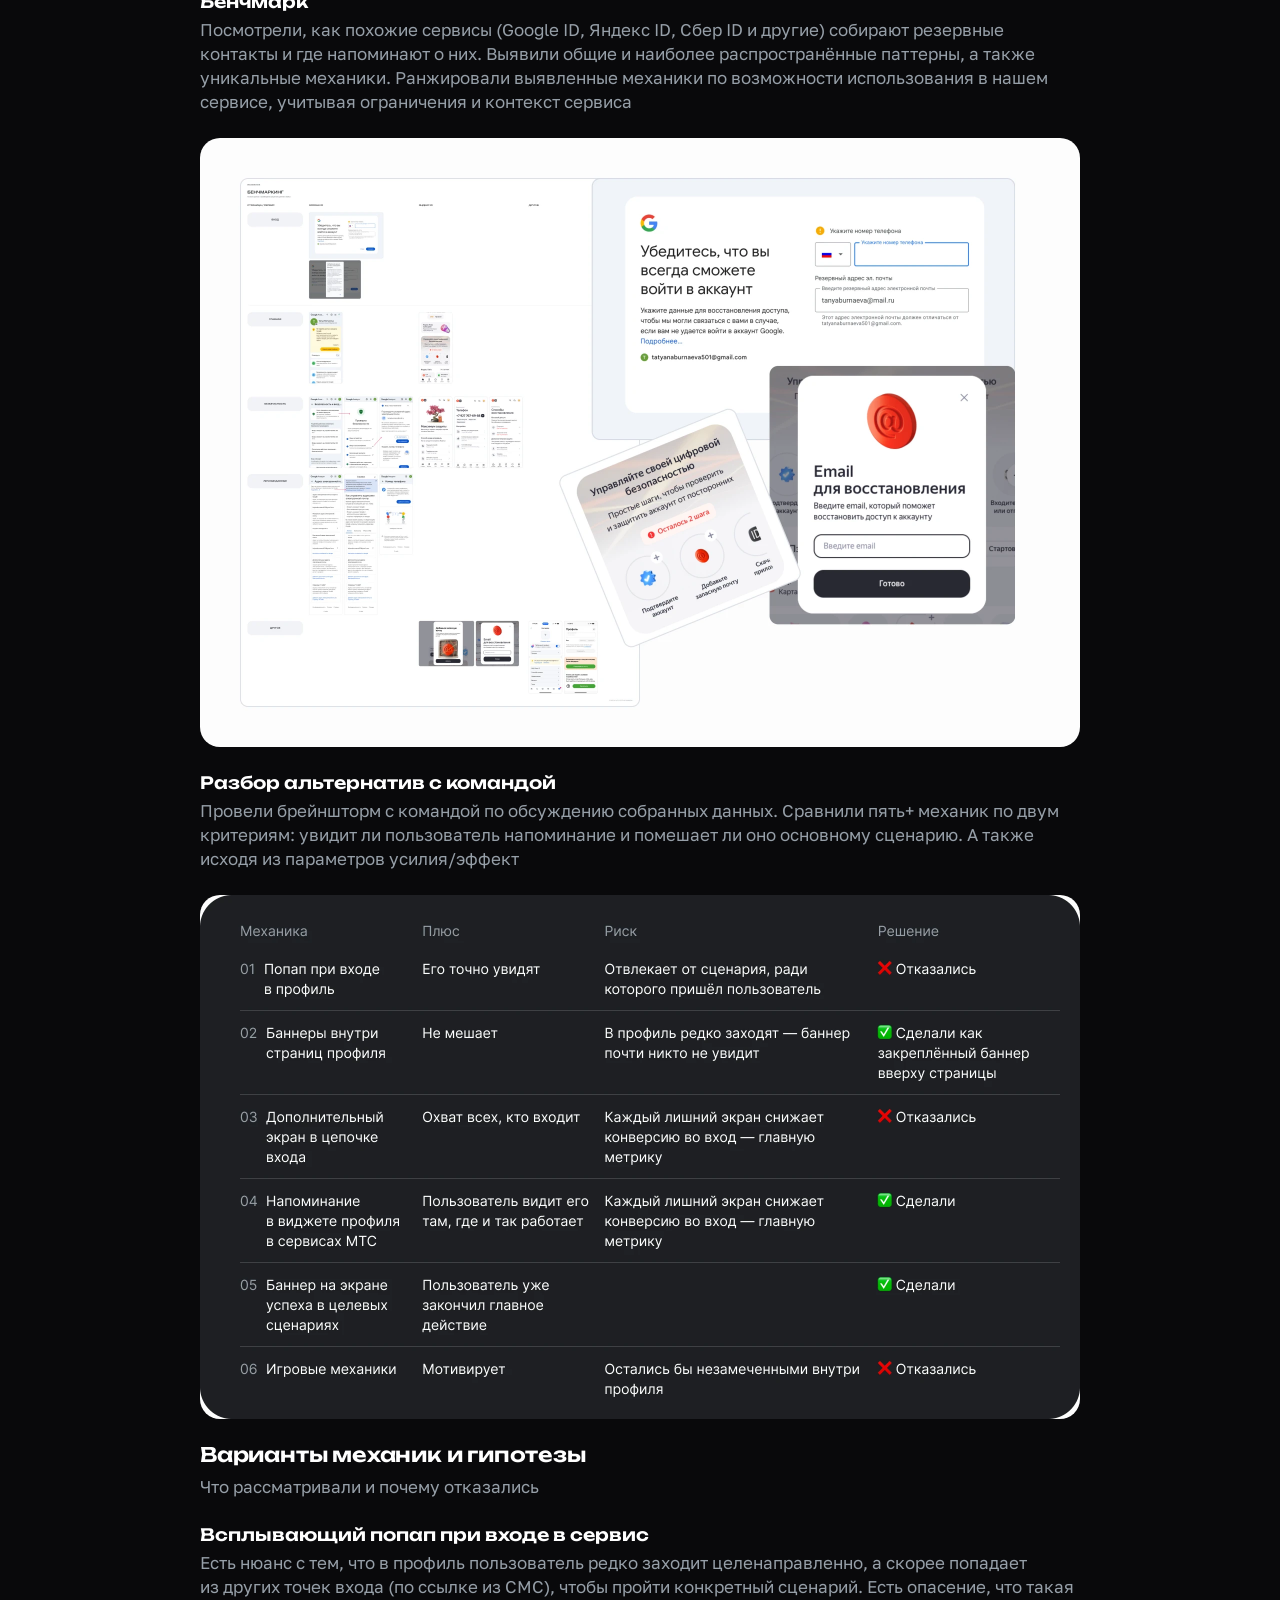
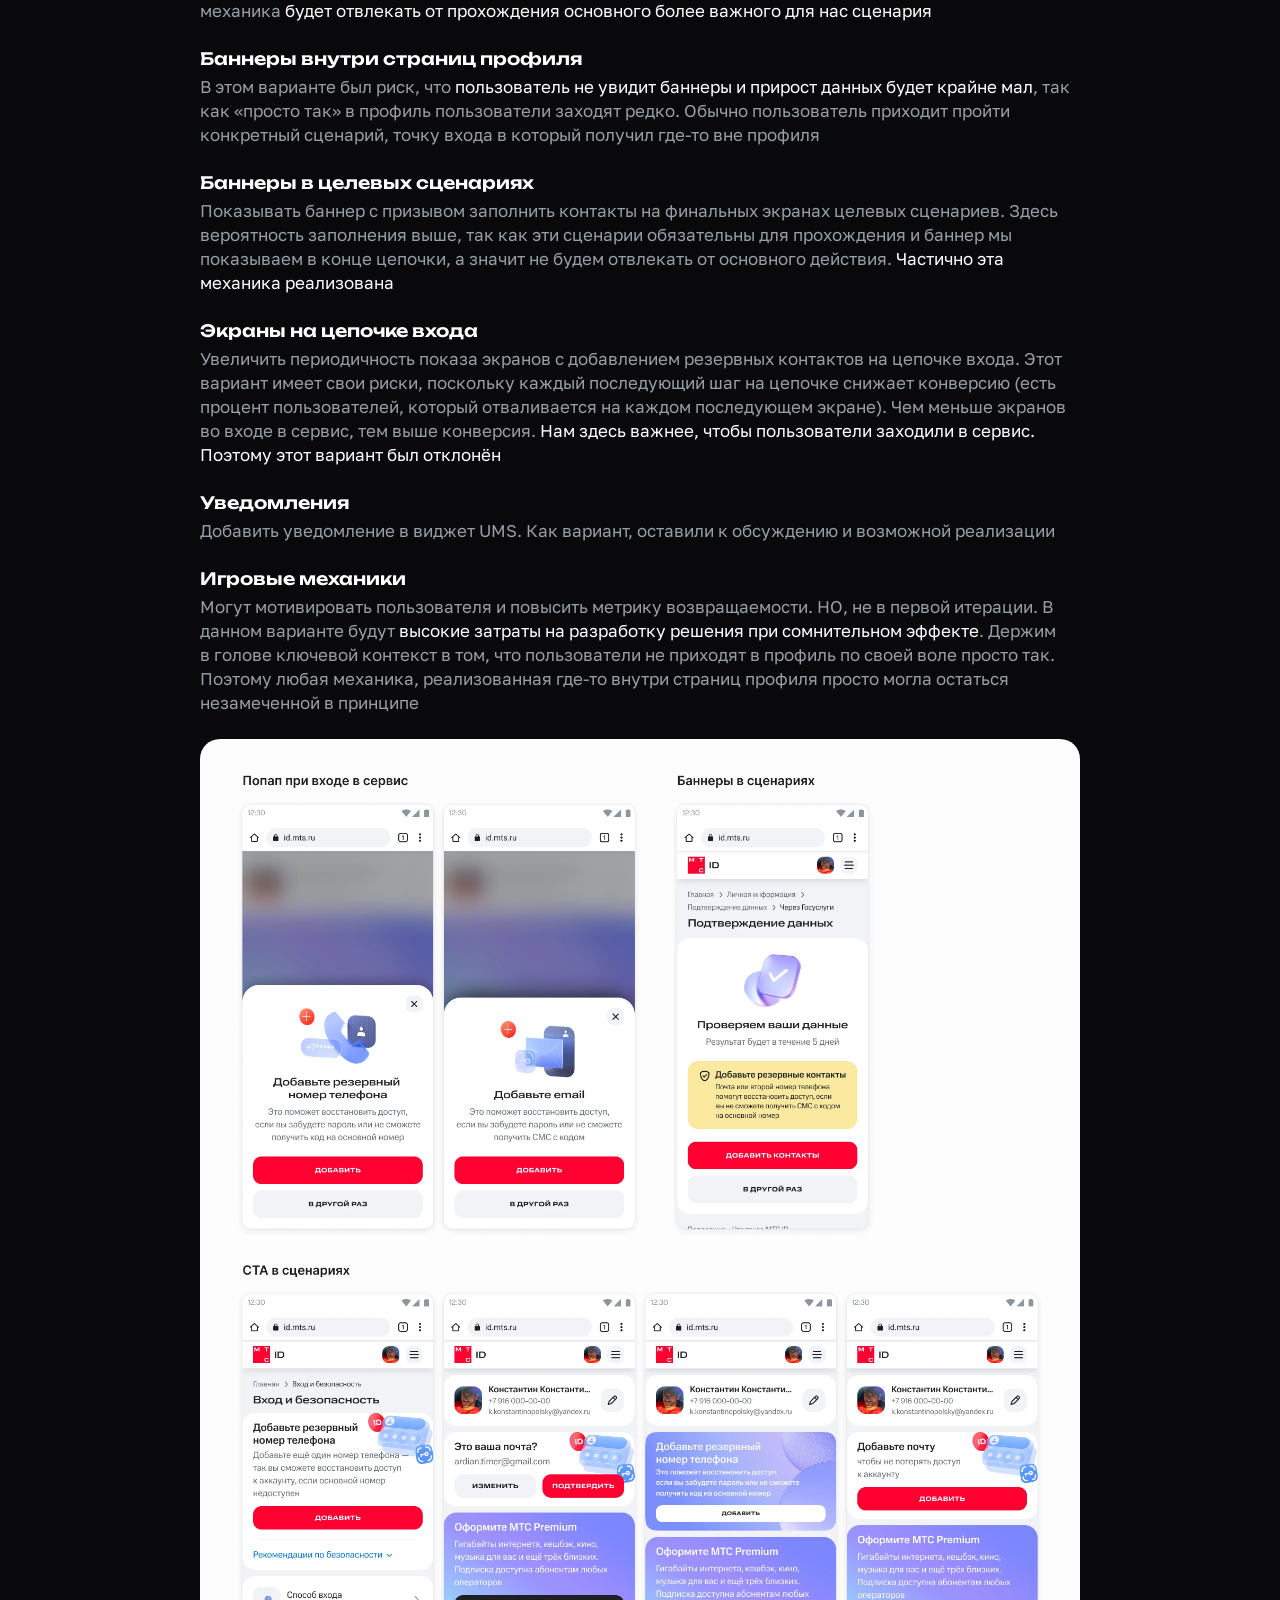
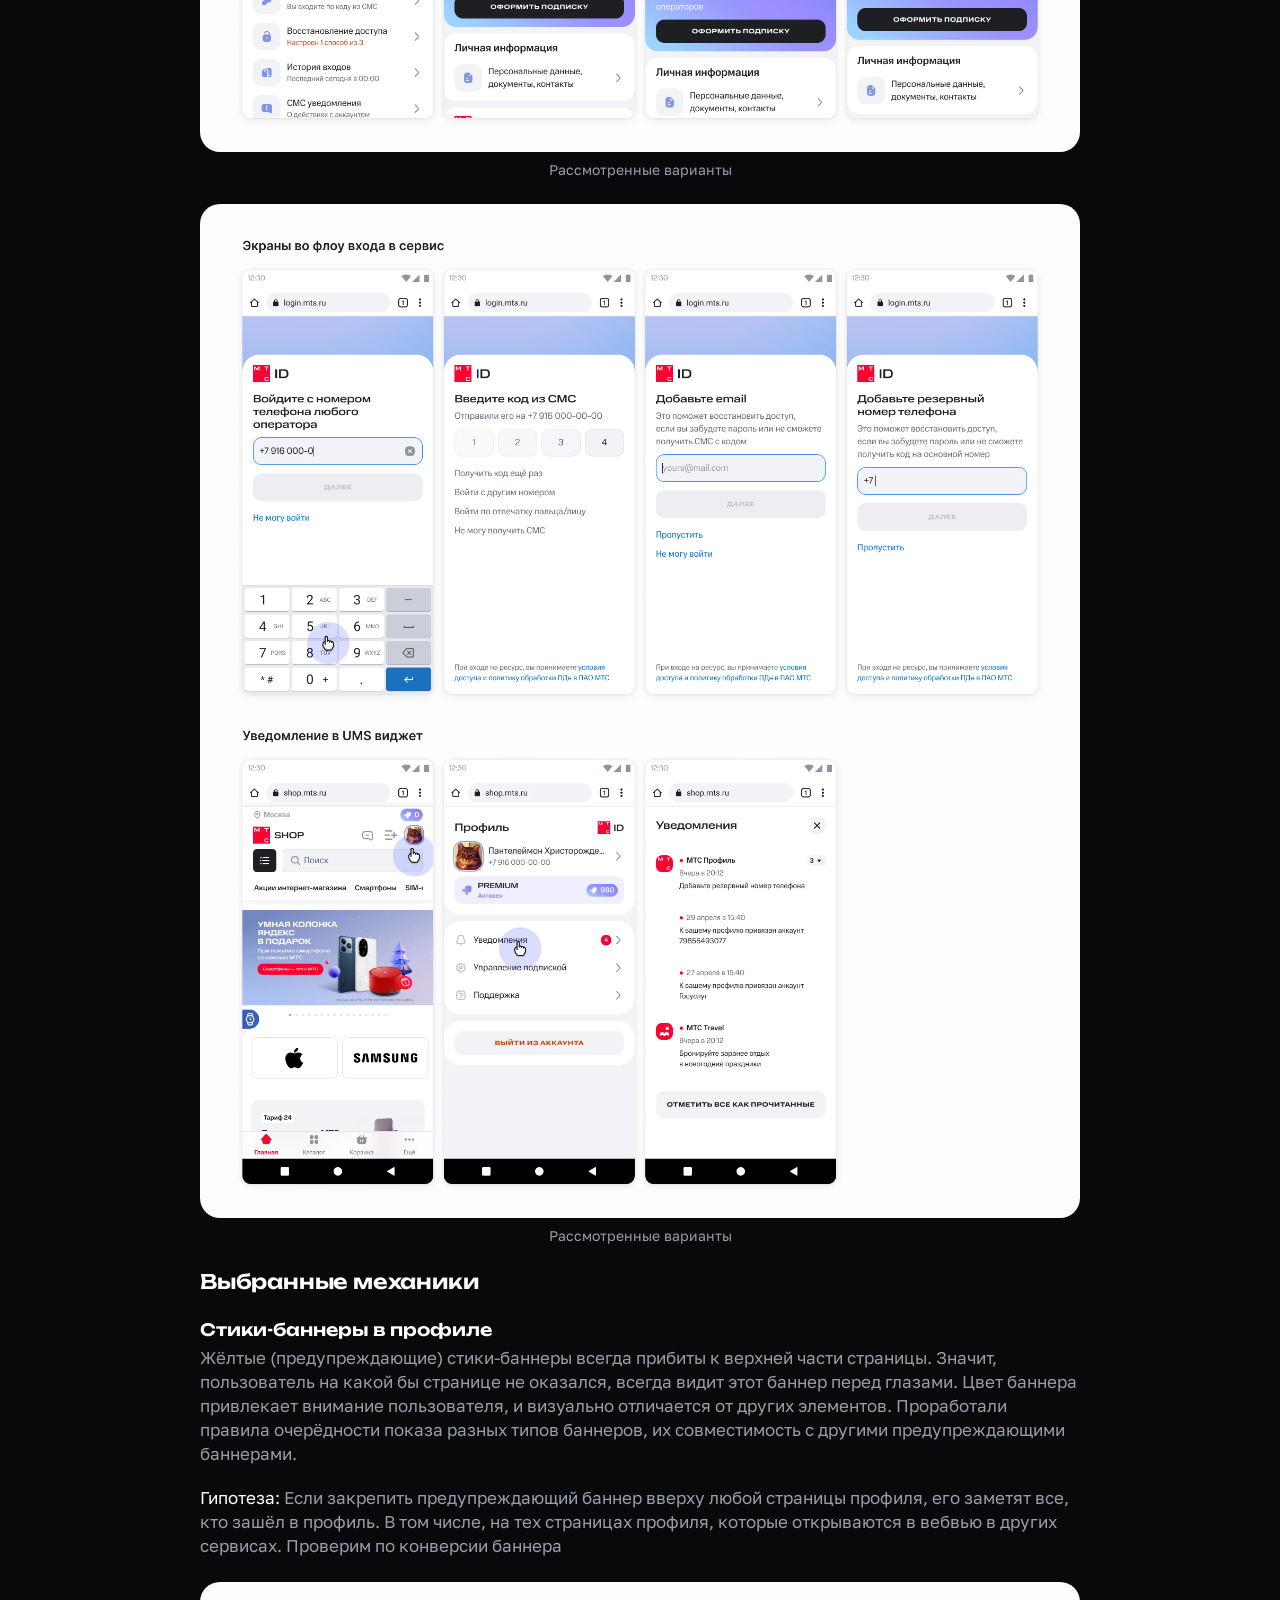
<file: mts-id-profile.html>
﻿<!doctype html>
<html lang="ru" data-theme="dark">
<head>
<meta charset="utf-8">
<meta name="viewport" content="width=device-width, initial-scale=1">
<title>МТС ID Профиль — Татьяна Бурнаева</title>
<script>try{var t=localStorage.getItem('theme');if(t==='light'||t==='dark')document.documentElement.dataset.theme=t}catch(e){}</script>
<link rel="preconnect" href="https://fonts.googleapis.com">
<link rel="preconnect" href="https://fonts.gstatic.com" crossorigin>
<link href="https://fonts.googleapis.com/css2?family=Golos+Text:wght@400;500;600;700&family=Unbounded:wght@600;700&display=swap" rel="stylesheet">
<link rel="stylesheet" href="style.css?v=9">
</head>
<body class="project-page">
<div class="page">
  <header class="header header--page header--p20">
    <a class="btn btn--back" href="index.html"><svg width="16" height="16" viewBox="0 0 16 16" fill="none"><path d="M9.83591 3.75196C9.83591 3.08338 9.02805 2.74855 8.55558 3.22131L6.7969 4.98106C5.37468 6.40416 4.66357 7.11571 4.66357 7.9999C4.66357 8.8841 5.37469 9.59565 6.79691 11.0187L8.55558 12.7785C9.02805 13.2513 9.83591 12.9164 9.83591 12.2478C9.83591 12.0488 9.75689 11.8579 9.61624 11.7172L7.85757 9.95743C7.11647 9.21588 6.6696 8.76423 6.38944 8.39681C6.26013 8.22723 6.20503 8.12363 6.18135 8.0668C6.16345 8.02386 6.16353 8.0087 6.16357 8.00091L6.16357 7.9999L6.16357 7.9989C6.16353 7.99111 6.16345 7.97594 6.18135 7.93301C6.20503 7.87617 6.26013 7.77258 6.38944 7.603C6.6696 7.23558 7.11647 6.78393 7.85757 6.04237L9.61624 4.28262C9.75689 4.14188 9.83591 3.951 9.83591 3.75196Z" fill="currentColor"/></svg><span>Назад</span></a>
    <button class="theme-switch" type="button" aria-label="Переключить тему"><span class="theme-switch__knob"><img class="ico-moon" src="assets/icon_moon.svg" alt="" width="24" height="24"><img class="ico-sun" src="assets/icon_sun.svg" alt="" width="24" height="24"></span></button>
  </header>
  <main class="pp pp--p20 pp--v4">
    <div class="pp__head">
      <h1 class="pp__title">МТС ID Профиль</h1>
      <ul class="badges"><li>UX/UI</li><li>User Flows</li><li>Web Desktop</li><li>Web Mobile</li><li>B2C</li><li>Ecosystem module</li></ul>
    </div>
    <article class="pp__body">
<p class="lead">Здесь представлены проекты по проектированию клиентских сценариев в профиле. Все они направлены на увеличение конверсии в успешное прохождение сценариев и улучшение пользовательского опыта при прохождении, обогащение профиля данными клиента</p>
<dl class="props"><div><dt>Период работы в продукте</dt><dd>2025–2026</dd></div><div><dt>Команда</dt><dd>Product owner, Product Designer, Frontend Developers (x2), Backend Developer, Business Analyst, QA (x2), System Analyst</dd></div><div><dt>Моя роль</dt><dd>Продуктовый дизайнер.<br>Вела проекты от анализа задачи до релиза</dd></div><div><dt>Платформа</dt><dd>Web Desktop, Web Mobile</dd></div><div><dt>Пользователи</dt><dd>Более 100 млн аккаунтов (абоненты МТС и других операторов)</dd></div><div><dt>Дизайн-система</dt><dd>MTS Design System [Granat]</dd></div></dl>
    </article>
    <div class="pp__body pp__hero">
<figure class="fig"><img src="images/mts-id-profile-v4/hero.webp" alt="" loading="lazy"><figcaption>id.mts.ru</figcaption></figure>
    </div>

    <div class="pv4-div"></div>

    <div class="pv4">
      <div class="sec">
        <div class="pv4__title"><div class="pv4__num"><span>проект</span><span>00</span></div><h2>Унификация профиля</h2><span class="pv4__sub">от UI-хаоса к системе</span></div>
        <div class="pwt"><h3>Точка А: с чем я столкнулась</h3><p>Когда пришла в команду, интерфейс продукта был в состоянии UI-хаоса</p></div>
        <div class="pwt g4"><h4>Франкенштейн-интерфейс</h4><p>Интерфейс находился в состоянии перехода от старой дизайн системы (1.0) на новую (2.0). Делалось это хаотично, набегами, без общего подхода к визуалу новых страниц. Новые фичи рисовались в дизайне 2.0 без учёта других страниц</p></div>
        <div class="pwt g4"><h4>Дизайнеры-десантники</h4><p>Не было постоянного дизайнера. Долгое время над продуктом работали дизайнеры из других команд, набегами, и каждый рисовал свою фичу по‑своему. Прибежал — нарисовал — убежал</p></div>
        <div class="pwt g4"><h4>Горячее спринт-ревью</h4><p>На моём первом спринт-ревью это вылилось в недовольство команды. Разработчики не понимали, по каким правилам меняется дизайн, почему в одном месте так, а в другом иначе, и как отслеживать правки. Оказалось, что и макеты могли меняться на этапе вёрстки</p></div>
        <div class="pwt g4"><h4>Нам нужен план</h4><p>Тогда я поняла, что хаос не только в макетах, но и в процессах взаимодействия с командой. С этого началась моя работа над продуктом. Необходимо было разобраться не только с интерфейсом, но и выстроить чёткий план, как мы будем двигаться дальше</p></div>
        <div class="pwt g4"><h4>Интерфейс ДО</h4><p>В текущей реализации Профиля накопились несогласованности в визуале интерфейса и его поведении. Это ухудшает пользовательский опыт и увеличивает сложность поддержки интерфейса</p></div>
        <div class="imgrow"><figure class="fig"><span class="fig__card"><img src="images/mts-id-profile-v4/p1-before1.webp" alt="" loading="lazy"></span></figure><figure class="fig"><span class="fig__card"><img src="images/mts-id-profile-v4/p1-before2.webp" alt="" loading="lazy"></span></figure></div>
        <div class="imgrow"><figure class="fig"><span class="fig__card"><img src="images/mts-id-profile-v4/p1-before3.webp" alt="" loading="lazy"></span></figure><figure class="fig"><span class="fig__card"><img src="images/mts-id-profile-v4/p1-before4.webp" alt="" loading="lazy"></span></figure></div>
<figure class="fig"><span class="fig__card"><img src="images/mts-id-profile-v4/p1-before5.webp" alt="" loading="lazy"></span></figure>
        <div class="pwt g4"><h4>Что показал аудит</h4><ol class="nl2"><li>Визуальная рассогласованность. Компоненты — меню, заголовки, карточки, ячейки и другие и стили отличаются на разных страницах профиля</li><li>Логическая рассогласованность. Часть функций профиля открывается в модалках (modal page), а часть — на отдельных страницах.</li></ol><p>Необходимо повысить консистентность, предсказуемость и качество пользовательского опыта в разделе Профиль</p></div>
      </div>
      <div class="sec">
        <div class="pwt"><h3>Кратко: что сделала</h3><p>Для решения этой проблемы</p></div>
        <div class="dcards dcards--2">
          <div class="dcard"><h4>Аудит и анализ</h4><p>Провела инвентаризацию всех страниц и состояний. Выявила противоречия. Сформулировала рекомендации по унификации</p></div>
          <div class="dcard"><h4>Дизайн и унификация</h4><p>На основе утверждённых рекомендаций и существующей дизайн-системы создала консистентные макеты всех страниц профиля</p></div>
          <div class="dcard"><h4>Спецификации</h4><p>Подготовила спецификации для разработки и согласовала с командой объём изменений в коде. В спецификациях закрепила правила от сетки до шрифтов для страниц Профиля</p></div>
          <div class="dcard"><h4>Сопровождение до релиза</h4><p>Подготовила роадмап изменений. Разделила весь объём работ на задачи. Согласовала с командой. Вместе с продактом приоритизировали бэклог для разработки по спринтам. Проводила авторский надзор перед релизом. Контролировала сроки по задачам</p></div>
        </div>
      </div>
      <div class="sec">
        <div class="pwt"><h3>Точка Б: результат</h3><ol class="nl2"><li>Устранила визуальную и логическую рассогласованность интерфейса</li><li>Устранила расхождения в коде и макетах</li><li>Создала преемственность интерфейса</li></ol></div>
        <div class="dcards dcards--3">
          <div class="dcard"><h4>Для пользователей</h4><p>Предсказуемость интерфейса — доверие — меньше ошибок</p></div>
          <div class="dcard"><h4>Для бизнеса</h4><p>Быстрее разработка — дешевле поддержка</p></div>
          <div class="dcard"><h4>Для команды</h4><p>Устранена неопределённость — понятные правила</p></div>
        </div>
        <div class="pwt"><h4>Интерфейс ПОСЛЕ</h4></div>
        <div class="imgrow"><figure class="fig"><span class="fig__card"><img src="images/mts-id-profile-v4/p1-after1.webp" alt="" loading="lazy"></span></figure><figure class="fig"><span class="fig__card"><img src="images/mts-id-profile-v4/p1-after2.webp" alt="" loading="lazy"></span></figure></div>
        <div class="imgrow"><figure class="fig"><span class="fig__card"><img src="images/mts-id-profile-v4/p1-after3.webp" alt="" loading="lazy"></span></figure><figure class="fig"><span class="fig__card"><img src="images/mts-id-profile-v4/p1-after4.webp" alt="" loading="lazy"></span></figure></div>
<figure class="fig"><span class="fig__card"><img src="images/mts-id-profile-v4/p1-after5.webp" alt="" loading="lazy"></span></figure>
<figure class="fig"><span class="fig__card"><img src="images/mts-id-profile-v4/p1-after6.webp" alt="" loading="lazy"></span></figure>
<figure class="fig"><span class="fig__card"><img src="images/mts-id-profile-v4/p1-after7.webp" alt="" loading="lazy"></span></figure>
<figure class="fig"><span class="fig__card"><img src="images/mts-id-profile-v4/p1-after8.webp" alt="" loading="lazy"></span></figure>
<figure class="fig"><span class="fig__card"><img src="images/mts-id-profile-v4/p1-after9.webp" alt="" loading="lazy"></span></figure>
      </div>
    </div>

    <div class="pv4-div"></div>

    <div class="pv4">
      <div class="sec">
        <div class="pv4__title"><div class="pv4__num"><span>проект</span><span>01</span></div><h2>Резервные контакты:</h2><span class="pv4__sub">как поднять заполняемость с 2%</span></div>
        <div class="pwt"><h3>Описание проекта</h3><p>Контекст — проблема — боли — задача</p></div>
        <div class="pwt g4"><h4>Контекст</h4><p>На текущий момент заполняемость резервных контактов составляет 2% от общего числа пользователей</p></div>
<figure class="fig"><span class="fig__card"><img src="images/mts-id-profile-v4/p2-reserve.webp" alt="" loading="lazy"></span><figcaption>Резервные контакты</figcaption></figure>
        <div class="pwt g4"><h4>Почему это проблема</h4><ol class="nl2"><li>Юзер не может войти в сервисы</li><li>Растут обращения в поддержку</li></ol></div>
        <div class="pwt g4"><h4>Боли бизнеса</h4><ul class="bl2"><li>Рост обращений в поддержку по восстановлению доступа</li><li>Кроме того, компания планировала блокировать неактивные аккаунты, чтобы сэкономить на их мониторинге. Восстановить такой аккаунт можно будет только через резервный контакт. Без контактов блокировка ударила бы по пользователям</li></ul></div>
        <div class="pwt g4"><h4>Боль пользователя</h4><p>Пользователь теряет доступ к аккаунту, через который входит в банк, КИОН и другие сервисы МТС</p></div>
        <div class="pwt g4"><h4>Задача</h4><p>Разработать механику принудительного заполнения резервных контактов для пользователя</p></div>
        <div class="pwt g4"><h4>Ожидаемые результаты</h4><ul class="bl2"><li>Снижение количества инцидентов, связанных с восстановлением доступов</li><li>Обогащение данными Профиля</li></ul></div>
        <div class="pwt g4"><h4>Ограничения (инсайт)</h4><p>В профиль не заходят просто так — ловить пользователя нужно по пути. 88% переходов — целевые по внешней ссылке</p></div>
        <div class="pwt"><h3>Дискавери</h3></div>
        <div class="pwt g4"><h4>Анализ данных</h4><p>Посмотрели, откуда пользователи приходят в профиль и какие сценарии проходят. Подтвердили: 88 % заходов — целевые, по внешней ссылке</p></div>
        <div class="pwt g4"><h4>Бенчмарк</h4><p>Посмотрели, как похожие сервисы (Google ID, Яндекс ID, Сбер ID и другие) собирают резервные контакты и где напоминают о них. Выявили общие и наиболее распространённые паттерны, а также уникальные механики. Ранжировали выявленные механики по возможности использования в нашем сервисе, учитывая ограничения и контекст сервиса</p></div>
<figure class="fig"><span class="fig__card"><img src="images/mts-id-profile-v4/p2-disc1.webp" alt="" loading="lazy"></span></figure>
        <div class="pwt g4"><h4>Разбор альтернатив с командой</h4><p>Провели брейншторм с командой по обсуждению собранных данных. Сравнили пять+ механик по двум критериям: увидит ли пользователь напоминание и помешает ли оно основному сценарию. А также исходя из параметров усилия/эффект</p></div>
<figure class="fig"><span class="fig__card"><img src="images/mts-id-profile-v4/p2-disc2.webp" alt="" loading="lazy"></span></figure>
        <div class="pwt"><h3>Варианты механик и гипотезы</h3><p>Что рассматривали и почему отказались</p></div>
        <div class="pwt g4"><h4>Всплывающий попап при входе в сервис</h4><p>Есть нюанс с тем, что в профиль пользователь редко заходит целенаправленно, а скорее попадает из других точек входа (по ссылке из СМС), чтобы пройти конкретный сценарий. Есть опасение, что такая механика <span class="hl">будет отвлекать от прохождения основного более важного для нас сценария</span></p></div>
        <div class="pwt g4"><h4>Баннеры внутри страниц профиля</h4><p>В этом варианте был риск, что <span class="hl">пользователь не увидит баннеры и прирост данных будет крайне мал</span>, так как «просто так» в профиль пользователи заходят редко. Обычно пользователь приходит пройти конкретный сценарий, точку входа в который получил где‑то вне профиля</p></div>
        <div class="pwt g4"><h4>Баннеры в целевых сценариях</h4><p>Показывать баннер с призывом заполнить контакты на финальных экранах целевых сценариев. Здесь вероятность заполнения выше, так как эти сценарии обязательны для прохождения и баннер мы показываем в конце цепочки, а значит не будем отвлекать от основного действия. <span class="hl">Частично эта механика реализована</span></p></div>
        <div class="pwt g4"><h4>Экраны на цепочке входа</h4><p>Увеличить периодичность показа экранов с добавлением резервных контактов на цепочке входа. Этот вариант имеет свои риски, поскольку каждый последующий шаг на цепочке снижает конверсию (есть процент пользователей, который отваливается на каждом последующем экране). Чем меньше экранов во входе в сервис, тем выше конверсия. <span class="hl">Нам здесь важнее, чтобы пользователи заходили в сервис. Поэтому этот вариант был отклонён</span></p></div>
        <div class="pwt g4"><h4>Уведомления</h4><p>Добавить уведомление в виджет UMS. Как вариант, оставили к обсуждению и возможной реализации</p></div>
        <div class="pwt g4"><h4>Игровые механики</h4><p>Могут мотивировать пользователя и повысить метрику возвращаемости. НО, не в первой итерации. В данном варианте будут <span class="hl">высокие затраты на разработку решения при сомнительном эффекте</span>. Держим в голове ключевой контекст в том, что пользователи не приходят в профиль по своей воле просто так. Поэтому любая механика, реализованная где‑то внутри страниц профиля просто могла остаться незамеченной в принципе</p></div>
<figure class="fig"><span class="fig__card"><img src="images/mts-id-profile-v4/p2-variants1.webp" alt="" loading="lazy"></span><figcaption>Рассмотренные варианты</figcaption></figure>
<figure class="fig"><span class="fig__card"><img src="images/mts-id-profile-v4/p2-variants2.webp" alt="" loading="lazy"></span><figcaption>Рассмотренные варианты</figcaption></figure>
        <div class="pwt"><h3>Выбранные механики</h3></div>
        <div class="pwt g4"><h4>Стики-баннеры в профиле</h4><p>Жёлтые (предупреждающие) стики-баннеры всегда прибиты к верхней части страницы. Значит, пользователь на какой бы странице не оказался, всегда видит этот баннер перед глазами. Цвет баннера привлекает внимание пользователя, и визуально отличается от других элементов. Проработали правила очерёдности показа разных типов баннеров, их совместимость с другими предупреждающими баннерами.</p><p><span class="hl">Гипотеза:</span> Если закрепить предупреждающий баннер вверху любой страницы профиля, его заметят все, кто зашёл в профиль. В том числе, на тех страницах профиля, которые открываются в вебвью в других сервисах. Проверим по конверсии баннера</p></div>
<figure class="fig"><span class="fig__card"><img src="images/mts-id-profile-v4/p2-sticky-d.webp" alt="" loading="lazy"></span><figcaption>Sticky banners — Web Desktop</figcaption></figure>
<figure class="fig"><span class="fig__card"><img src="images/mts-id-profile-v4/p2-sticky-m.webp" alt="" loading="lazy"></span><figcaption>Sticky banners — Web Mobile</figcaption></figure>
        <div class="pwt g4"><h4>Баннеры в виджете профиля</h4><p>Виджет — это экосистемный модуль, который подключён в сервисах экосистемы МТС, что даёт высокую проходимость пользователей. Соответственно, необязательно заставлять клиента переходить в профиль — он видит уведомление о заполнении резервных контактов в том сервисе, которым пользуется сам. И там же может пройти сценарий заполнения.</p><p><span class="hl">Гипотеза:</span> Если напоминать о контактах в виджете, который встроен в сервисы МТС, его увидит больше людей, чем внутри профиля. В подтверждении этой гипотезы у нас есть цифры MAU профиля (1,5 К) и DAU виджетов сервисов (от 400 до 800 К). Проверим по числу добавленных контактов из виджета</p></div>
<figure class="fig"><span class="fig__card"><img src="images/mts-id-profile-v4/p2-widget-d.webp" alt="" loading="lazy"></span><figcaption>Баннер в виджете — Web Desktop</figcaption></figure>
<figure class="fig"><span class="fig__card"><img src="images/mts-id-profile-v4/p2-widget-m.webp" alt="" loading="lazy"></span><figcaption>Баннер в виджете — Web Mobile</figcaption></figure>
        <div class="pwt g4"><h4>Баннеры в целевых сценариях</h4><p>Добавили баннеры в отдельные ключевые сценарии на последних шагах (экранах успеха) с призывом заполнить дополнительные контакты. Баннеры добавлены только в те сценарии, где есть взаимосвязь с резервными контактами (например, установление способа входа по 2fa). Так, чтобы сохранить логическую связь между этими клиентскими путями.</p><p><span class="hl">Гипотеза:</span> Если предлагать добавить контакт в конце связанного сценария — например, после настройки двухфакторной аутентификации, — пользователь согласится чаще: он уже думает о безопасности. Проверим по конверсии баннера на экране успеха.</p></div>
<figure class="fig"><span class="fig__card"><img src="images/mts-id-profile-v4/p2-scenario.webp" alt="" loading="lazy"></span><figcaption>Пример одного из сценариев</figcaption></figure>
        <div class="pwt"><h3>Проработка макетов</h3><p>Проработала все сценарии по добавлению контактов. Написала спецификацию по типам баннеров, приоритетности вывода баннеров в случае пересечения с другими кейсами, спроектировала клиентские пути с возможными ошибками и т.д. Проект проработан для Web Desktop и Web Mobile, в светлой и тёмной теме</p></div>
<figure class="fig"><span class="fig__card"><img src="images/mts-id-profile-v4/p2-flow-light.webp" alt="" loading="lazy"></span><figcaption>Пример userflow по добавлению резервного контакта — Светлая тема</figcaption></figure>
<figure class="fig"><span class="fig__card"><img src="images/mts-id-profile-v4/p2-flow-dark.webp" alt="" loading="lazy"></span><figcaption>Пример userflow по добавлению резервного контакта — Тёмная тема</figcaption></figure>
        <div class="pwt"><h3>Анимация финального экрана</h3><p>Для финального экрана проработала микроанимацию. Так как экрану успеха предшествовал длинный путь по выполнению задачи, хотелось закончить сценарий на дружелюбной ноте с помощью текстов и микроанимации для позитивного подкрепления и лояльности пользователя к интерфейсу</p></div>
<figure class="fig"><span class="fig__card"><img src="images/mts-id-profile-v4/p2-anim.webp" alt="" loading="lazy"></span></figure>
      </div>
      <div class="sec">
        <div class="pwt"><h3>Этапы релизов</h3></div>
        <div class="dcards dcards--3">
          <div class="dcard"><h4>Этап 1. Механики в самом Профиле</h4><p>Выкатили</p></div>
          <div class="dcard"><h4>Этап 2. Механики в виджете Профиля</h4><p>Выкатили</p></div>
          <div class="dcard"><h4>Этап 3. Механики в виджете сервисов МТС</h4><p>Бэклог</p></div>
        </div>
        <div class="pwt"><h3>Результат</h3><p>По итогам двух релизов наблюдаем:</p><ol class="nl2"><li><span class="hl">+65%</span> к ежедневному заполнению резервных контактов</li><li>~3 300 контактов в день вместо ~2 000 — около +39 тысяч дополнительных контактов в месяц</li></ol></div>
        <div class="pwt"><h3>Прогноз</h3><p>При текущем темпе за год:</p><ol class="nl2"><li>Резервные контакты добавят около <span class="hl">1,2 млн</span> пользователей, вместо ~730 тысяч</li><li>Заполняемость вырастет с 2% до <span class="hl">~2,9%</span> — почти в 1,5 раза</li></ol></div>
      </div>
    </div>
    <div class="pp__foot"><a class="btn btn--back" href="index.html"><svg width="16" height="16" viewBox="0 0 16 16" fill="none"><path d="M9.83591 3.75196C9.83591 3.08338 9.02805 2.74855 8.55558 3.22131L6.7969 4.98106C5.37468 6.40416 4.66357 7.11571 4.66357 7.9999C4.66357 8.8841 5.37469 9.59565 6.79691 11.0187L8.55558 12.7785C9.02805 13.2513 9.83591 12.9164 9.83591 12.2478C9.83591 12.0488 9.75689 11.8579 9.61624 11.7172L7.85757 9.95743C7.11647 9.21588 6.6696 8.76423 6.38944 8.39681C6.26013 8.22723 6.20503 8.12363 6.18135 8.0668C6.16345 8.02386 6.16353 8.0087 6.16357 8.00091L6.16357 7.9999L6.16357 7.9989C6.16353 7.99111 6.16345 7.97594 6.18135 7.93301C6.20503 7.87617 6.26013 7.77258 6.38944 7.603C6.6696 7.23558 7.11647 6.78393 7.85757 6.04237L9.61624 4.28262C9.75689 4.14188 9.83591 3.951 9.83591 3.75196Z" fill="currentColor"/></svg><span>Назад</span></a></div>
  </main>
  <button class="to-top" type="button" aria-label="Наверх"><svg viewBox="0 0 24 24" fill="none"><path d="M12 19V5M12 5L6 11M12 5L18 11" stroke="currentColor" stroke-width="2" stroke-linecap="round" stroke-linejoin="round"/></svg></button>
</div>
<script src="script.js?v=9"></script>
</body>
</html>
</file>
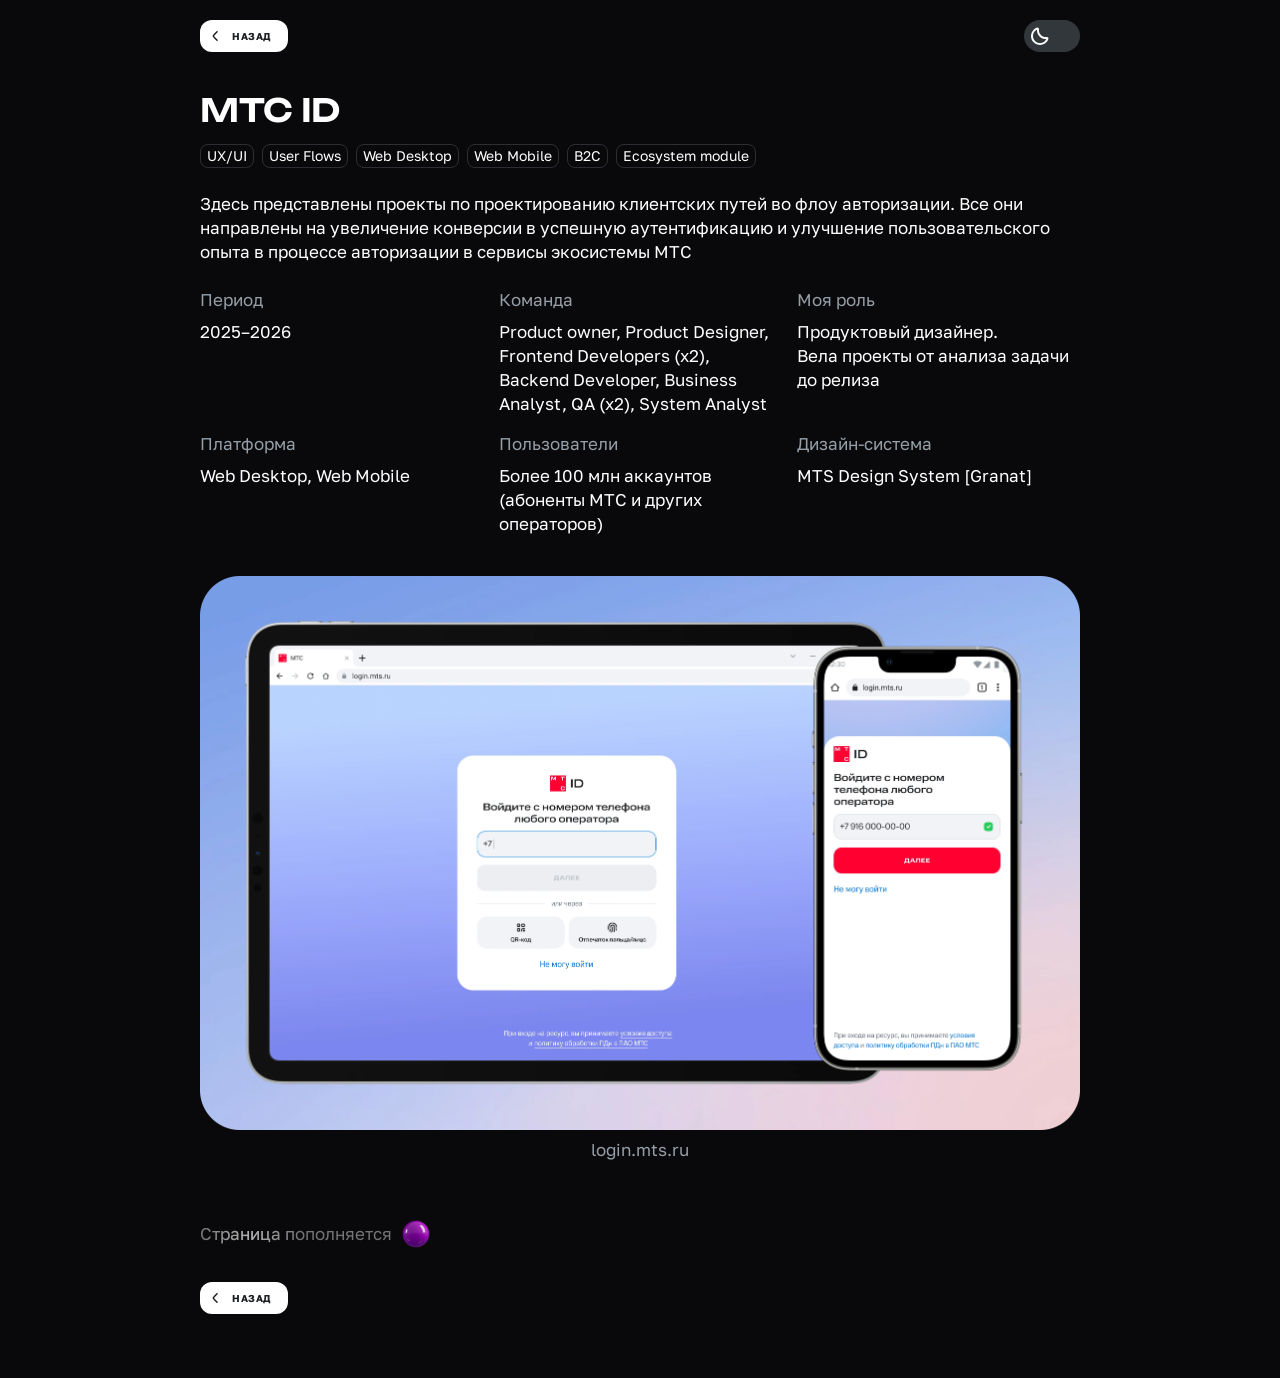
<file: mts-id.html>
﻿<!doctype html>
<html lang="ru" data-theme="dark">
<head>
<meta charset="utf-8">
<meta name="viewport" content="width=device-width, initial-scale=1">
<title>МТС ID — Татьяна Бурнаева</title>
<script>try{var t=localStorage.getItem('theme');if(t==='light'||t==='dark')document.documentElement.dataset.theme=t}catch(e){}</script>
<link rel="preconnect" href="https://fonts.googleapis.com">
<link rel="preconnect" href="https://fonts.gstatic.com" crossorigin>
<link href="https://fonts.googleapis.com/css2?family=Golos+Text:wght@400;500;600;700&family=Unbounded:wght@600;700&display=swap" rel="stylesheet">
<link rel="stylesheet" href="style.css?v=9">
</head>
<body class="project-page">
<div class="page">
  <header class="header header--page header--p20">
    <a class="btn btn--back" href="index.html"><svg width="16" height="16" viewBox="0 0 16 16" fill="none"><path d="M9.83591 3.75196C9.83591 3.08338 9.02805 2.74855 8.55558 3.22131L6.7969 4.98106C5.37468 6.40416 4.66357 7.11571 4.66357 7.9999C4.66357 8.8841 5.37469 9.59565 6.79691 11.0187L8.55558 12.7785C9.02805 13.2513 9.83591 12.9164 9.83591 12.2478C9.83591 12.0488 9.75689 11.8579 9.61624 11.7172L7.85757 9.95743C7.11647 9.21588 6.6696 8.76423 6.38944 8.39681C6.26013 8.22723 6.20503 8.12363 6.18135 8.0668C6.16345 8.02386 6.16353 8.0087 6.16357 8.00091L6.16357 7.9999L6.16357 7.9989C6.16353 7.99111 6.16345 7.97594 6.18135 7.93301C6.20503 7.87617 6.26013 7.77258 6.38944 7.603C6.6696 7.23558 7.11647 6.78393 7.85757 6.04237L9.61624 4.28262C9.75689 4.14188 9.83591 3.951 9.83591 3.75196Z" fill="currentColor"/></svg><span>Назад</span></a>
    <button class="theme-switch" type="button" aria-label="Переключить тему"><span class="theme-switch__knob"><img class="ico-moon" src="assets/icon_moon.svg" alt="" width="24" height="24"><img class="ico-sun" src="assets/icon_sun.svg" alt="" width="24" height="24"></span></button>
  </header>
  <main class="pp pp--p20 pp--v4">
    <div class="pp__head">
      <h1 class="pp__title">МТС ID</h1>
      <ul class="badges"><li>UX/UI</li><li>User Flows</li><li>Web Desktop</li><li>Web Mobile</li><li>B2C</li><li>Ecosystem module</li></ul>
    </div>
    <article class="pp__body">
<p class="lead">Здесь представлены проекты по&nbsp;проектированию клиентских путей во&nbsp;флоу авторизации. Все они направлены на&nbsp;увеличение конверсии в&nbsp;успешную аутентификацию и&nbsp;улучшение пользовательского опыта в&nbsp;процессе авторизации в&nbsp;сервисы экосистемы МТС</p>
<dl class="props"><div><dt>Период</dt><dd>2025–2026</dd></div><div><dt>Команда</dt><dd>Product owner, Product Designer, Frontend Developers (x2), Backend Developer, Business Analyst, QA (x2), System Analyst</dd></div><div><dt>Моя роль</dt><dd>Продуктовый дизайнер.<br>Вела проекты от&nbsp;анализа задачи до&nbsp;релиза</dd></div><div><dt>Платформа</dt><dd>Web Desktop, Web Mobile</dd></div><div><dt>Пользователи</dt><dd>Более 100 млн аккаунтов (абоненты МТС и&nbsp;других операторов)</dd></div><div><dt>Дизайн-система</dt><dd>MTS Design System [Granat]</dd></div></dl>
    </article>
    <div class="pp__body pp__hero">
<figure class="fig"><img src="images/mts-id-v3/hero.webp" alt="" loading="lazy"><figcaption>login.mts.ru</figcaption></figure>
    </div>

    <div class="pending"><h3 class="shiny">Страница пополняется</h3><span class="ball-track" aria-hidden="true"><i class="ball"><img class="ball__img" src="assets/ball.png" alt=""></i></span></div>
    <div class="pp__foot"><a class="btn btn--back" href="index.html"><svg width="16" height="16" viewBox="0 0 16 16" fill="none"><path d="M9.83591 3.75196C9.83591 3.08338 9.02805 2.74855 8.55558 3.22131L6.7969 4.98106C5.37468 6.40416 4.66357 7.11571 4.66357 7.9999C4.66357 8.8841 5.37469 9.59565 6.79691 11.0187L8.55558 12.7785C9.02805 13.2513 9.83591 12.9164 9.83591 12.2478C9.83591 12.0488 9.75689 11.8579 9.61624 11.7172L7.85757 9.95743C7.11647 9.21588 6.6696 8.76423 6.38944 8.39681C6.26013 8.22723 6.20503 8.12363 6.18135 8.0668C6.16345 8.02386 6.16353 8.0087 6.16357 8.00091L6.16357 7.9999L6.16357 7.9989C6.16353 7.99111 6.16345 7.97594 6.18135 7.93301C6.20503 7.87617 6.26013 7.77258 6.38944 7.603C6.6696 7.23558 7.11647 6.78393 7.85757 6.04237L9.61624 4.28262C9.75689 4.14188 9.83591 3.951 9.83591 3.75196Z" fill="currentColor"/></svg><span>Назад</span></a></div>
  </main>
  <button class="to-top" type="button" aria-label="Наверх"><svg viewBox="0 0 24 24" fill="none"><path d="M12 19V5M12 5L6 11M12 5L18 11" stroke="currentColor" stroke-width="2" stroke-linecap="round" stroke-linejoin="round"/></svg></button>
</div>
<script src="script.js?v=9"></script>
</body>
</html>
</file>
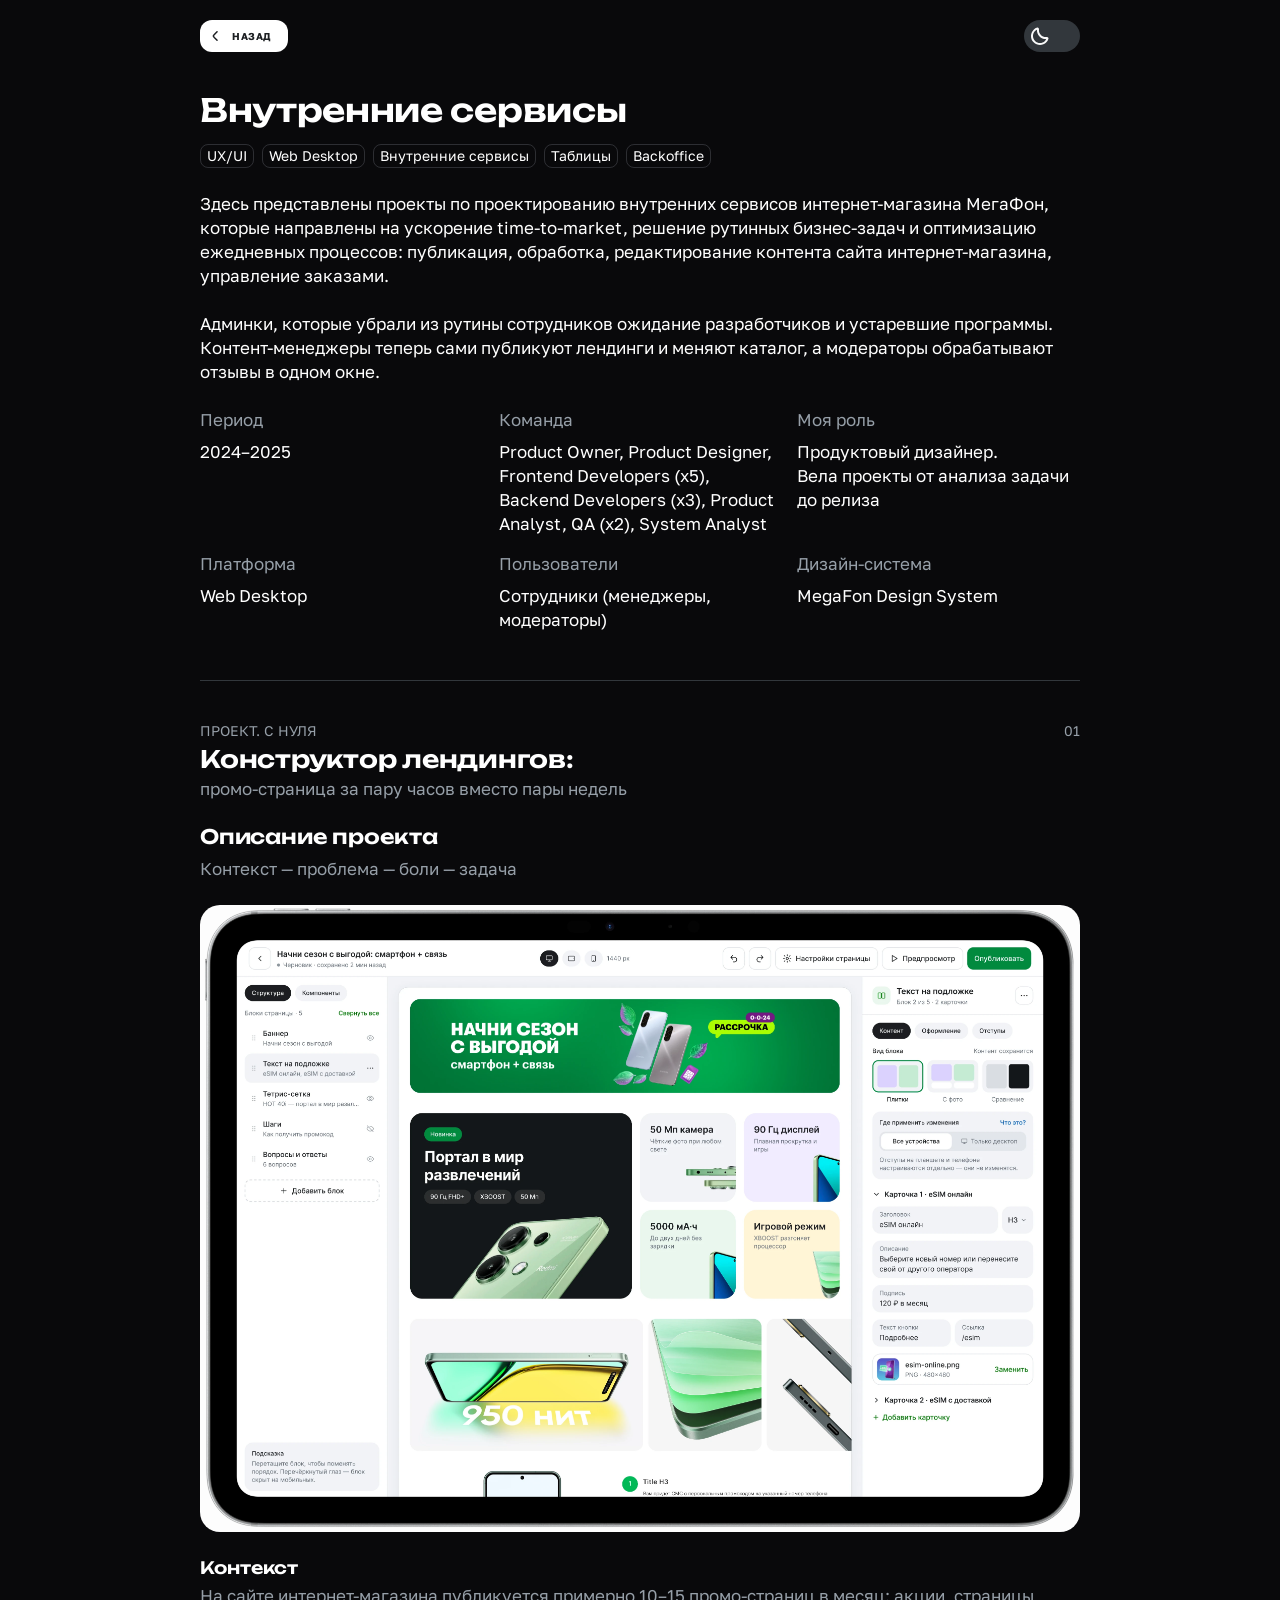
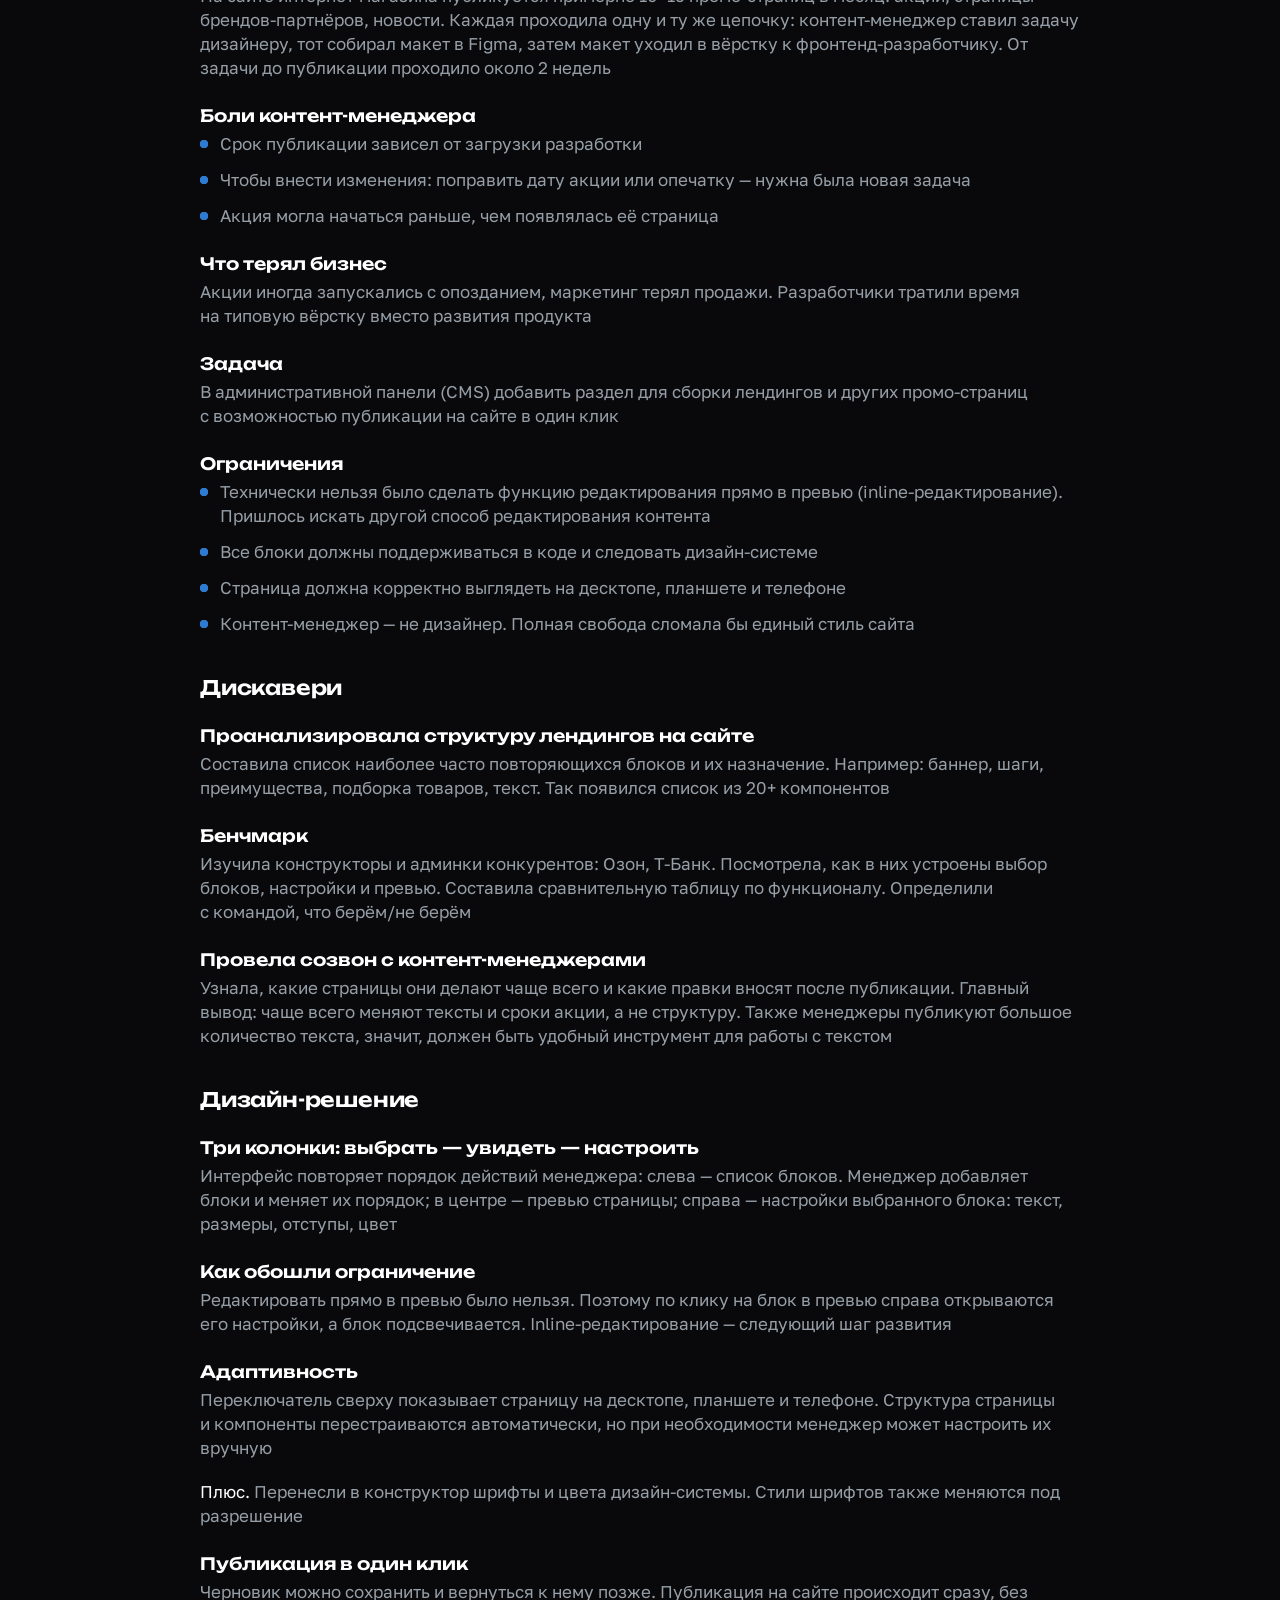
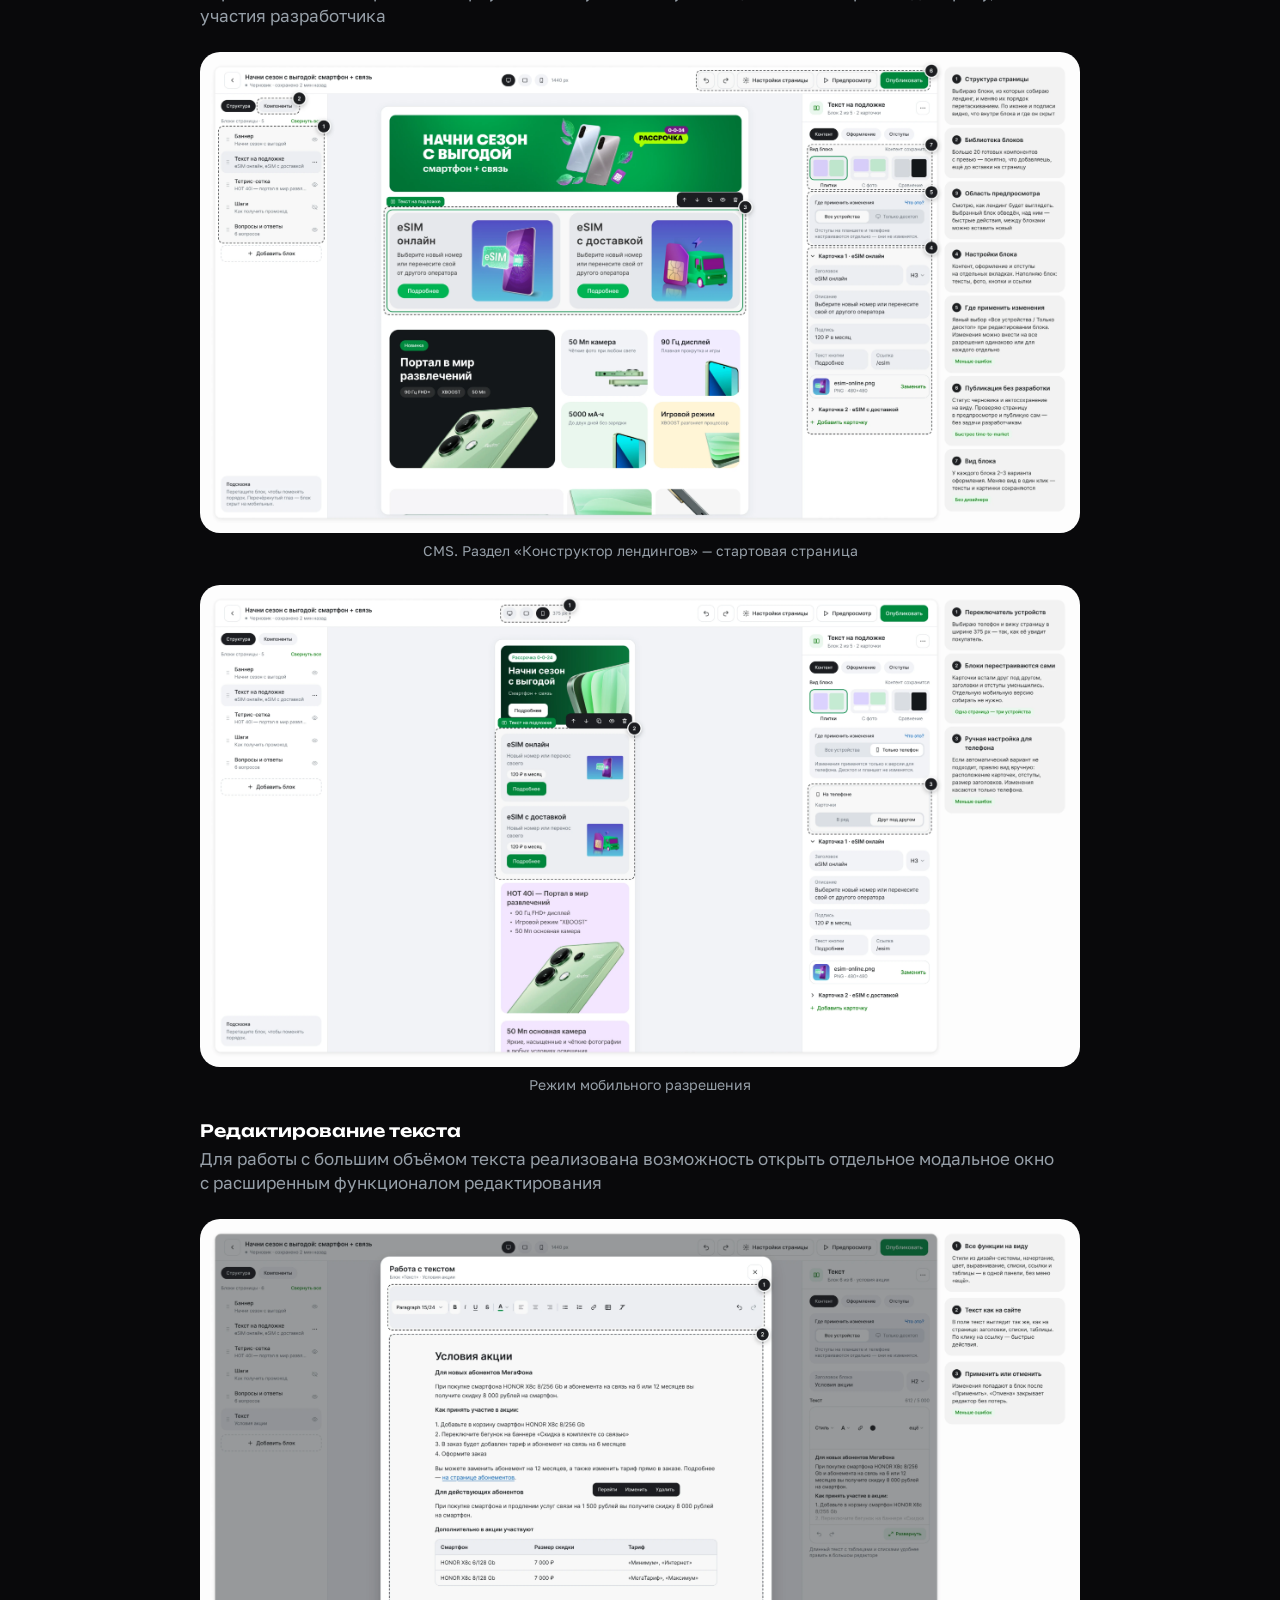
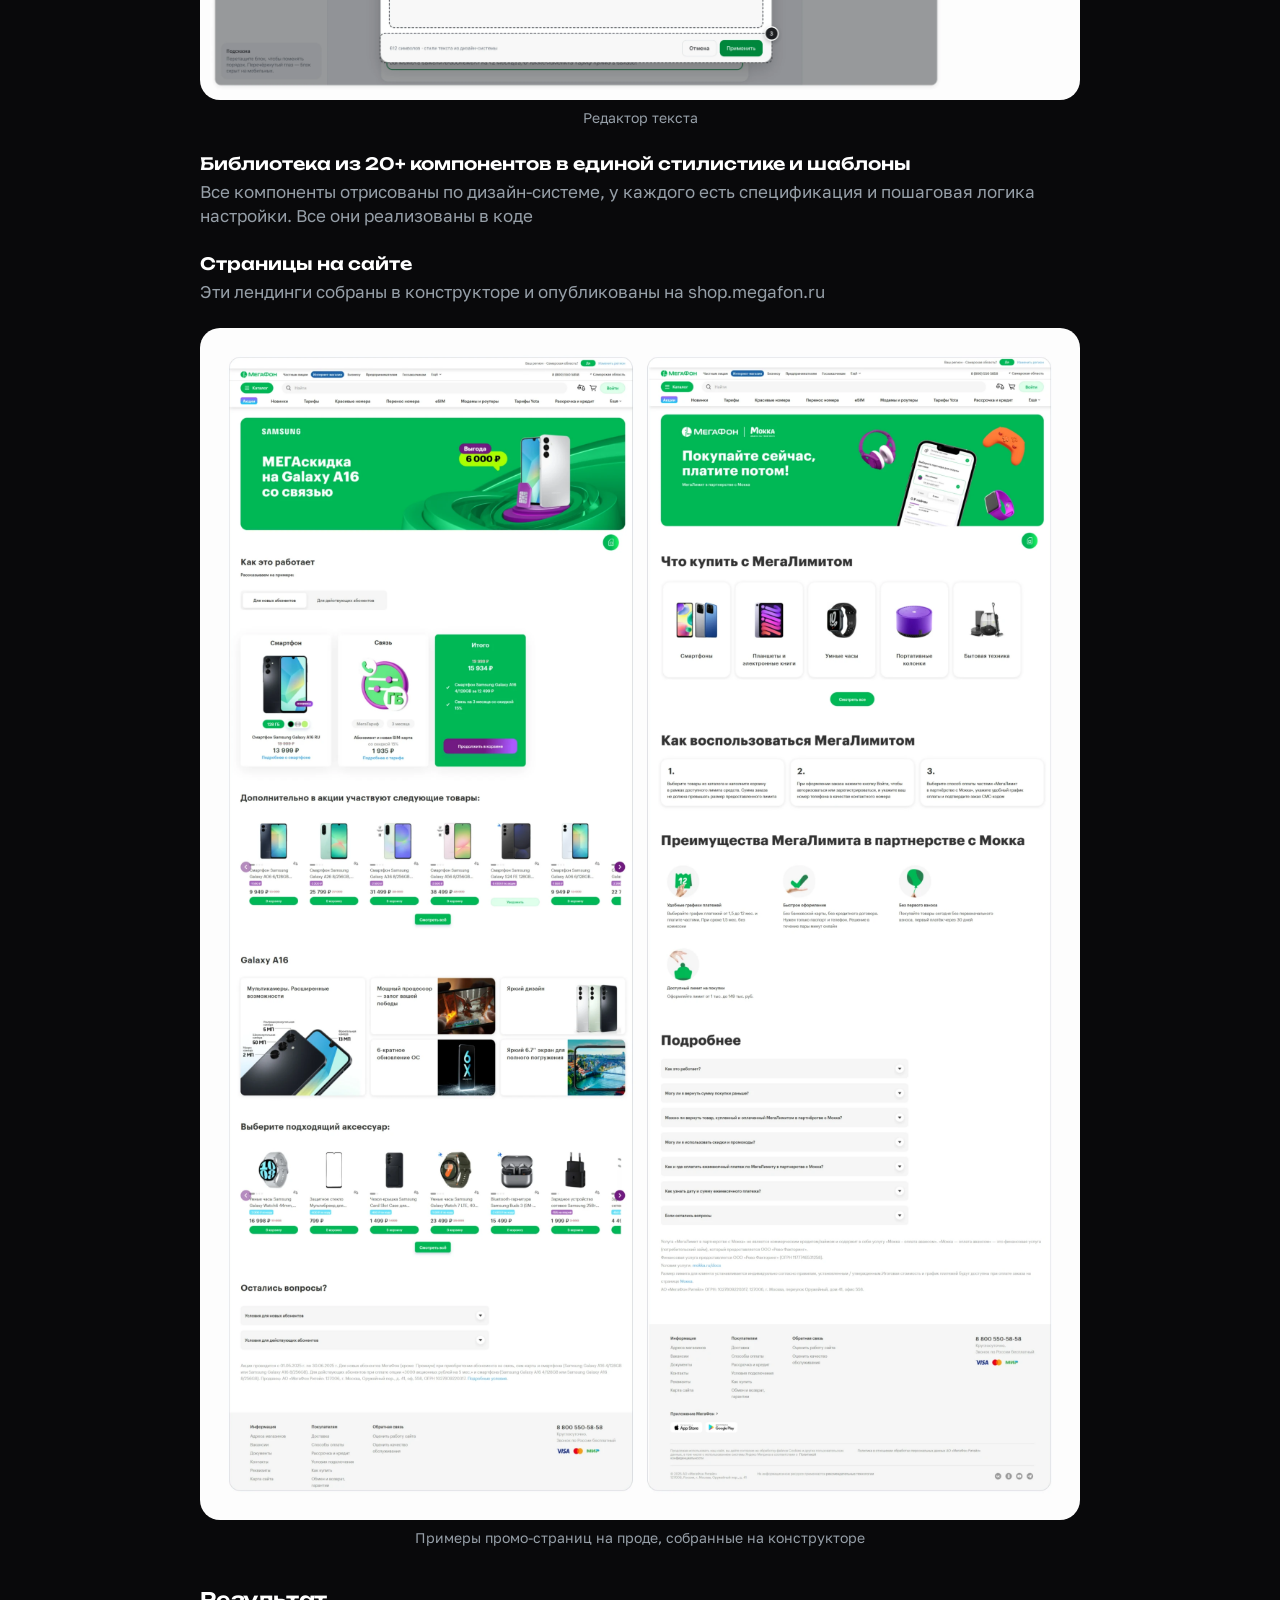
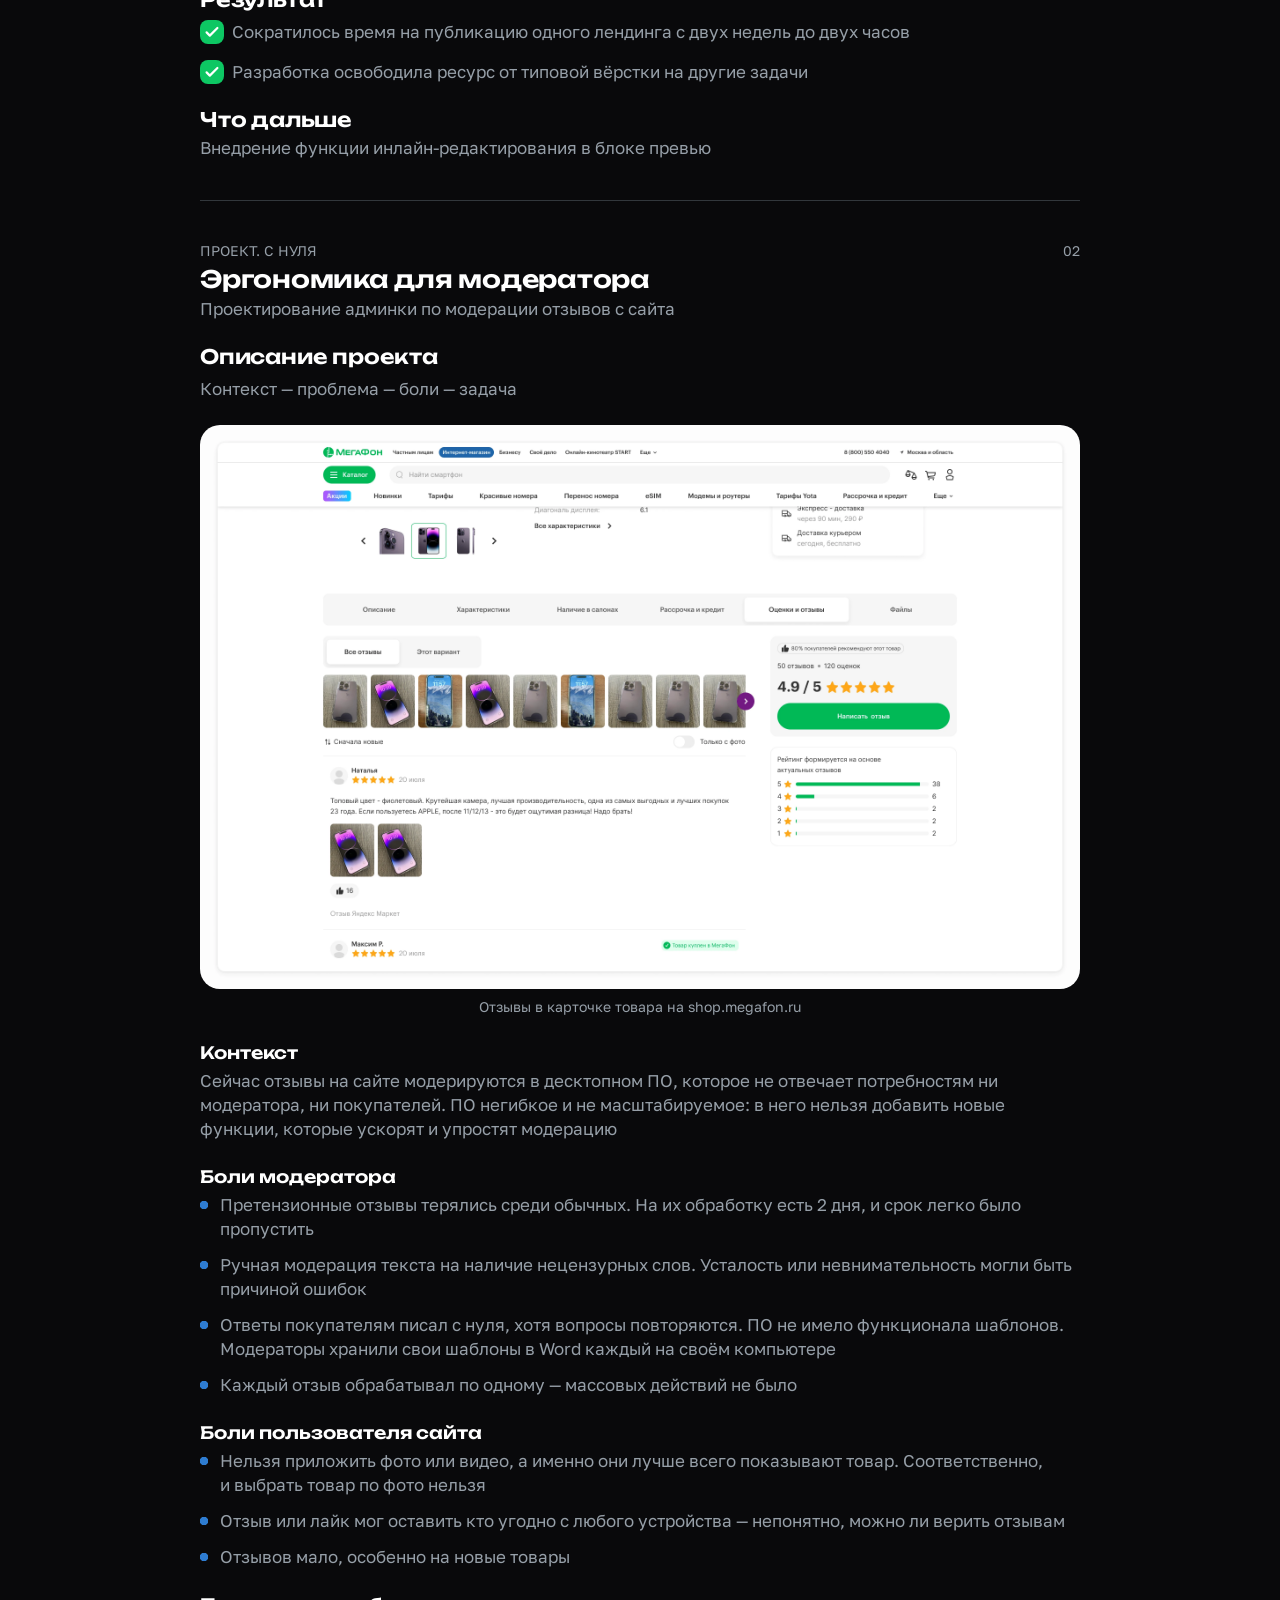
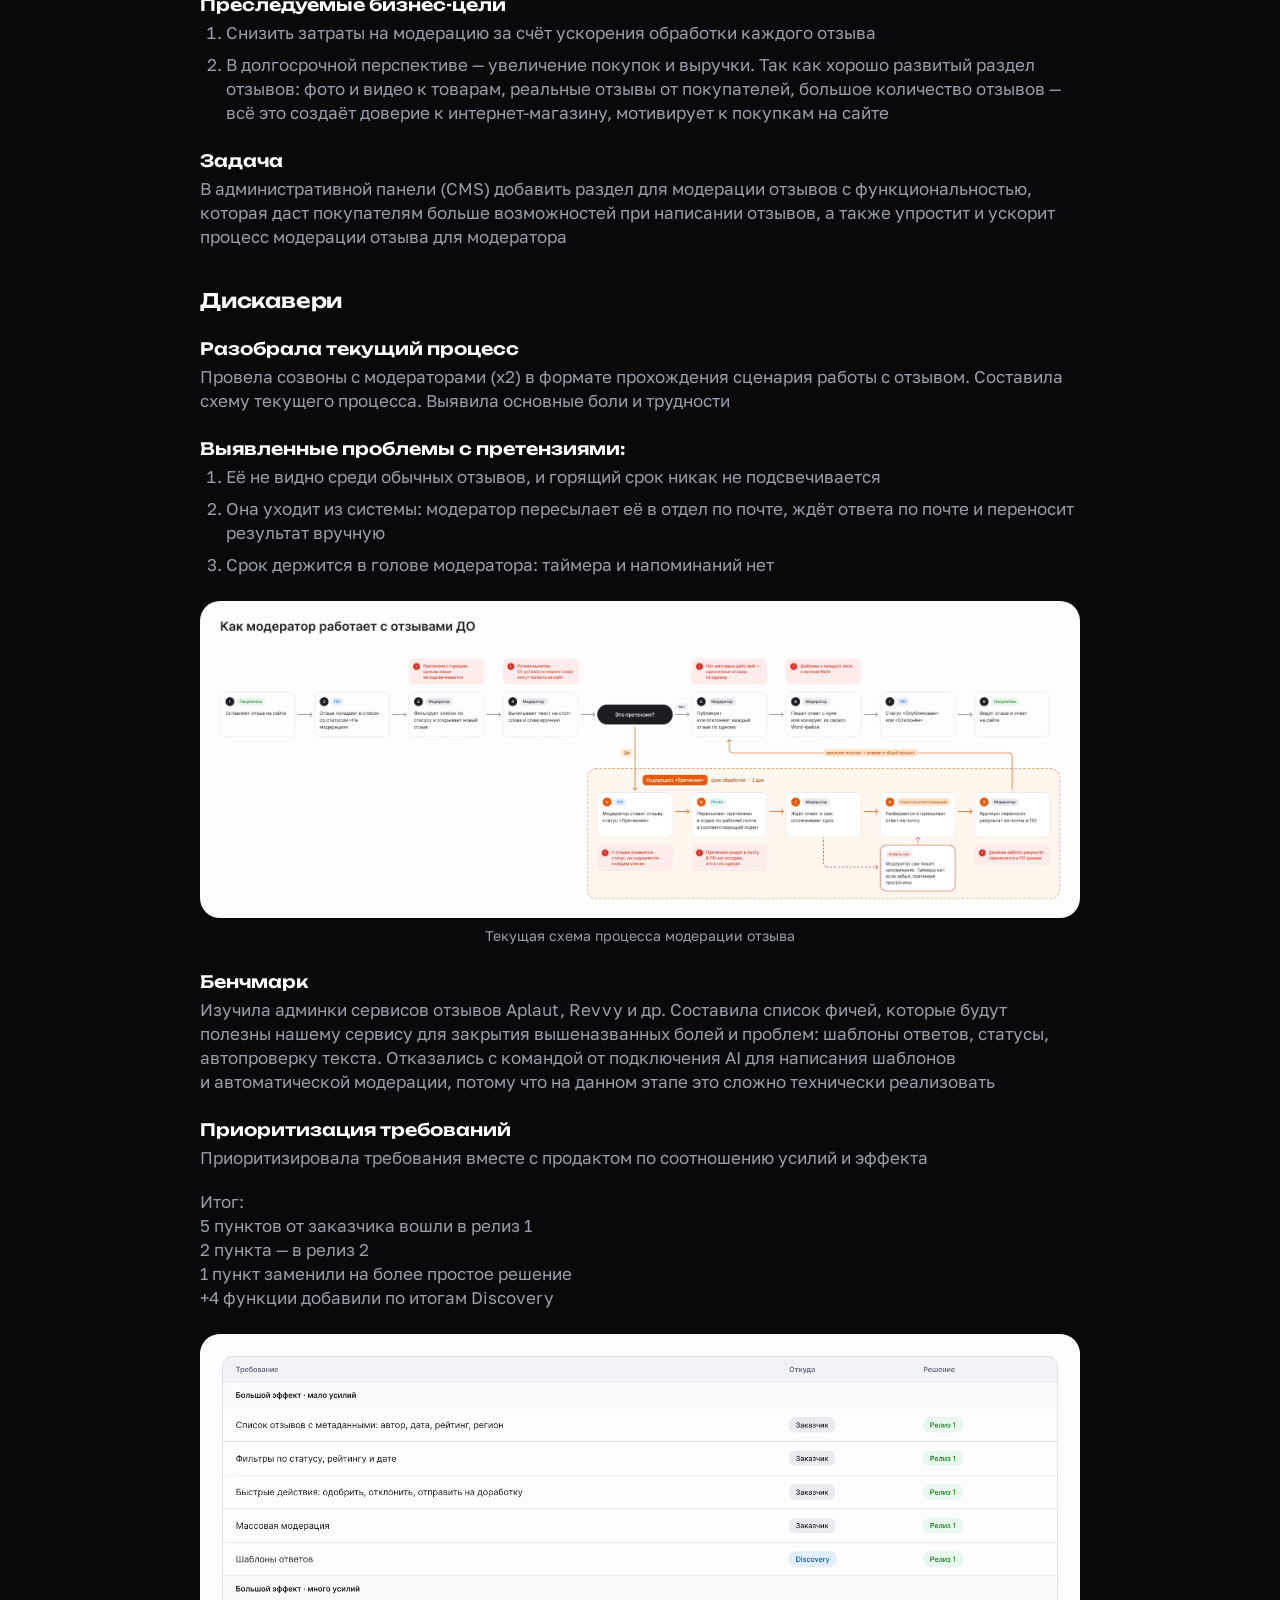
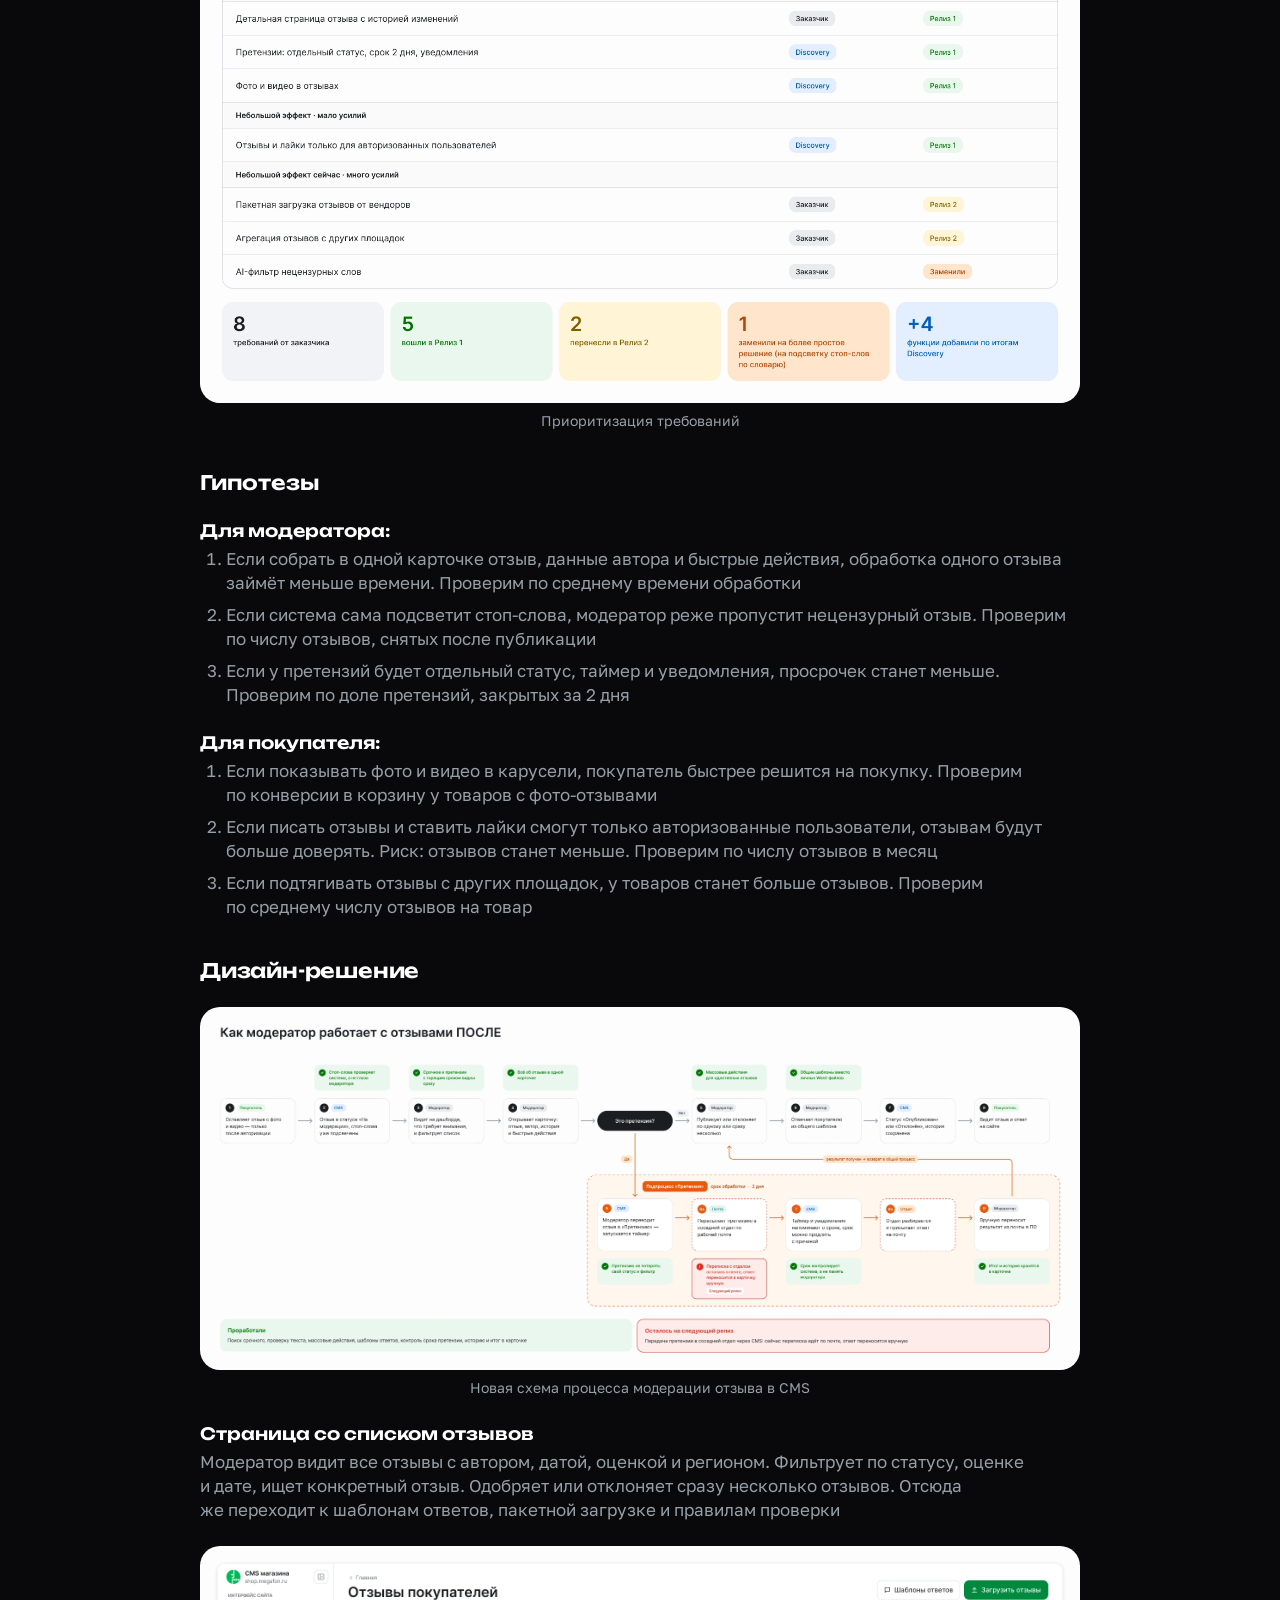
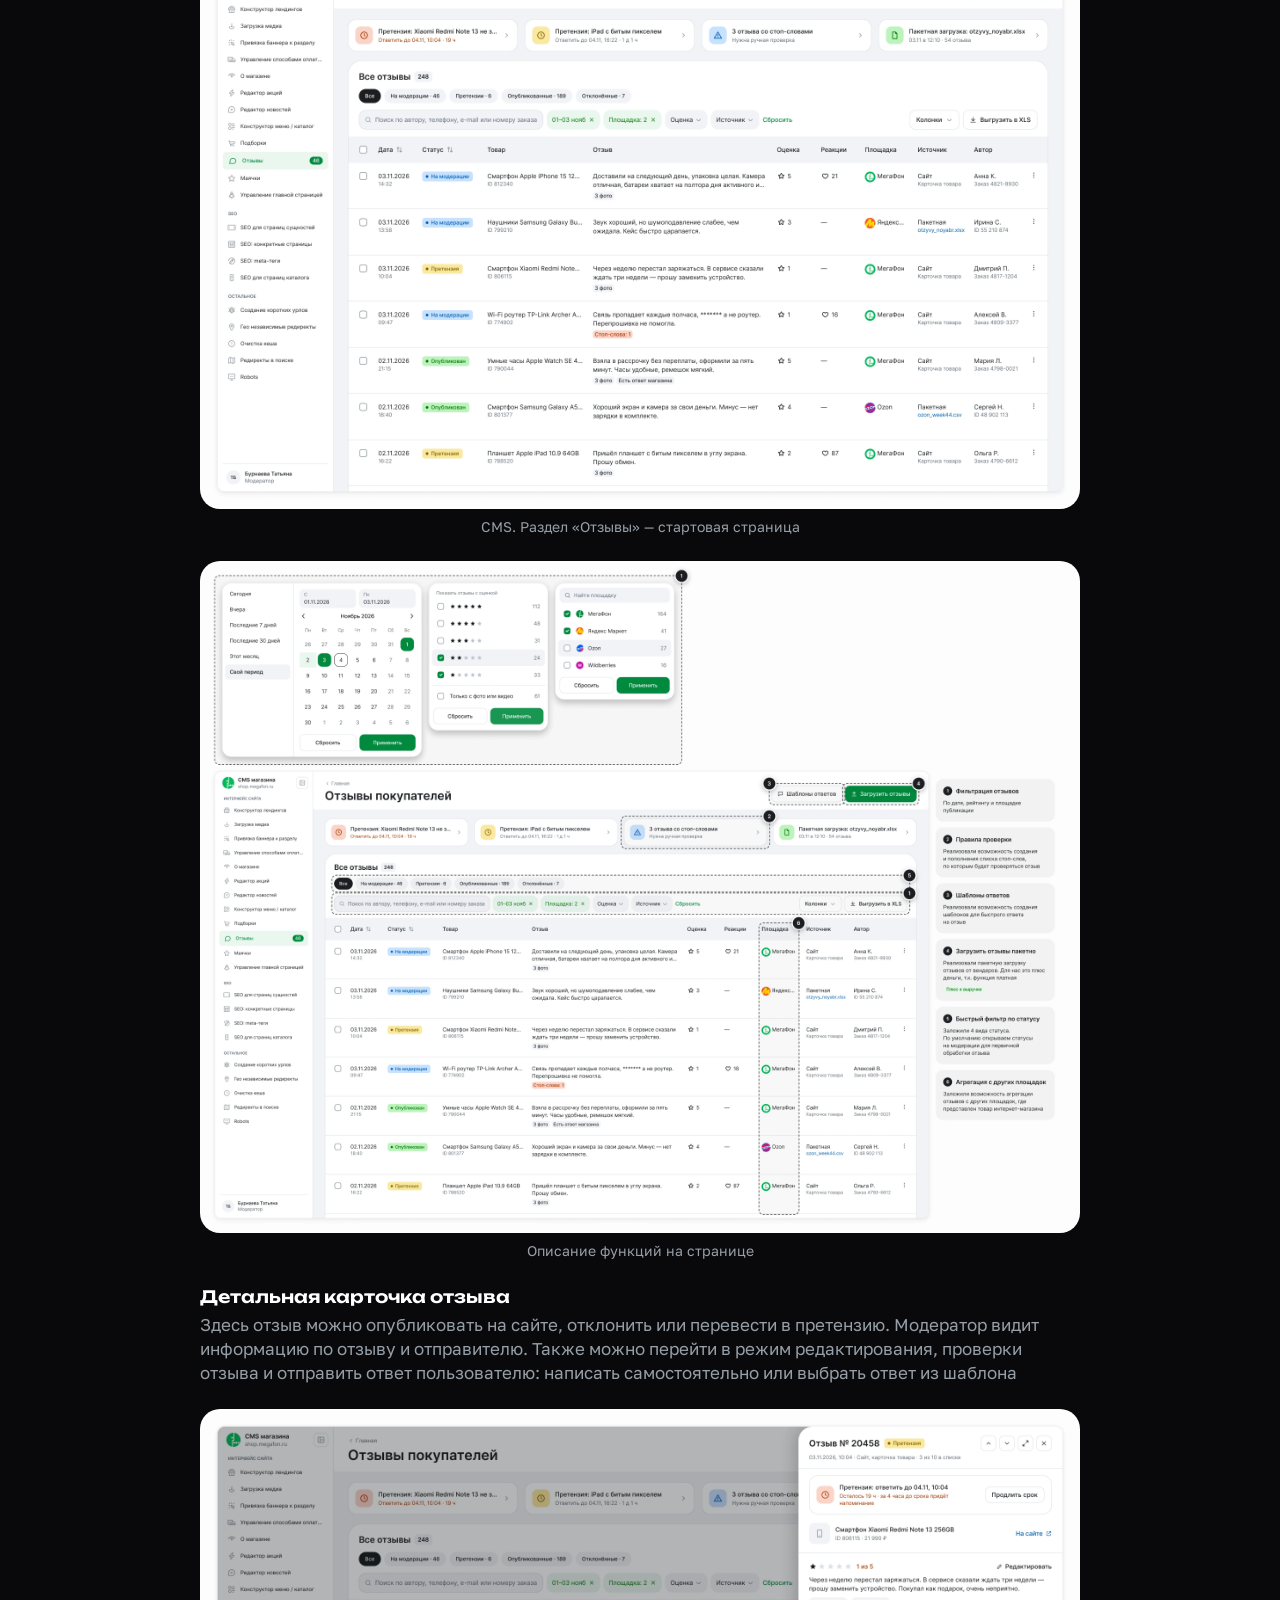
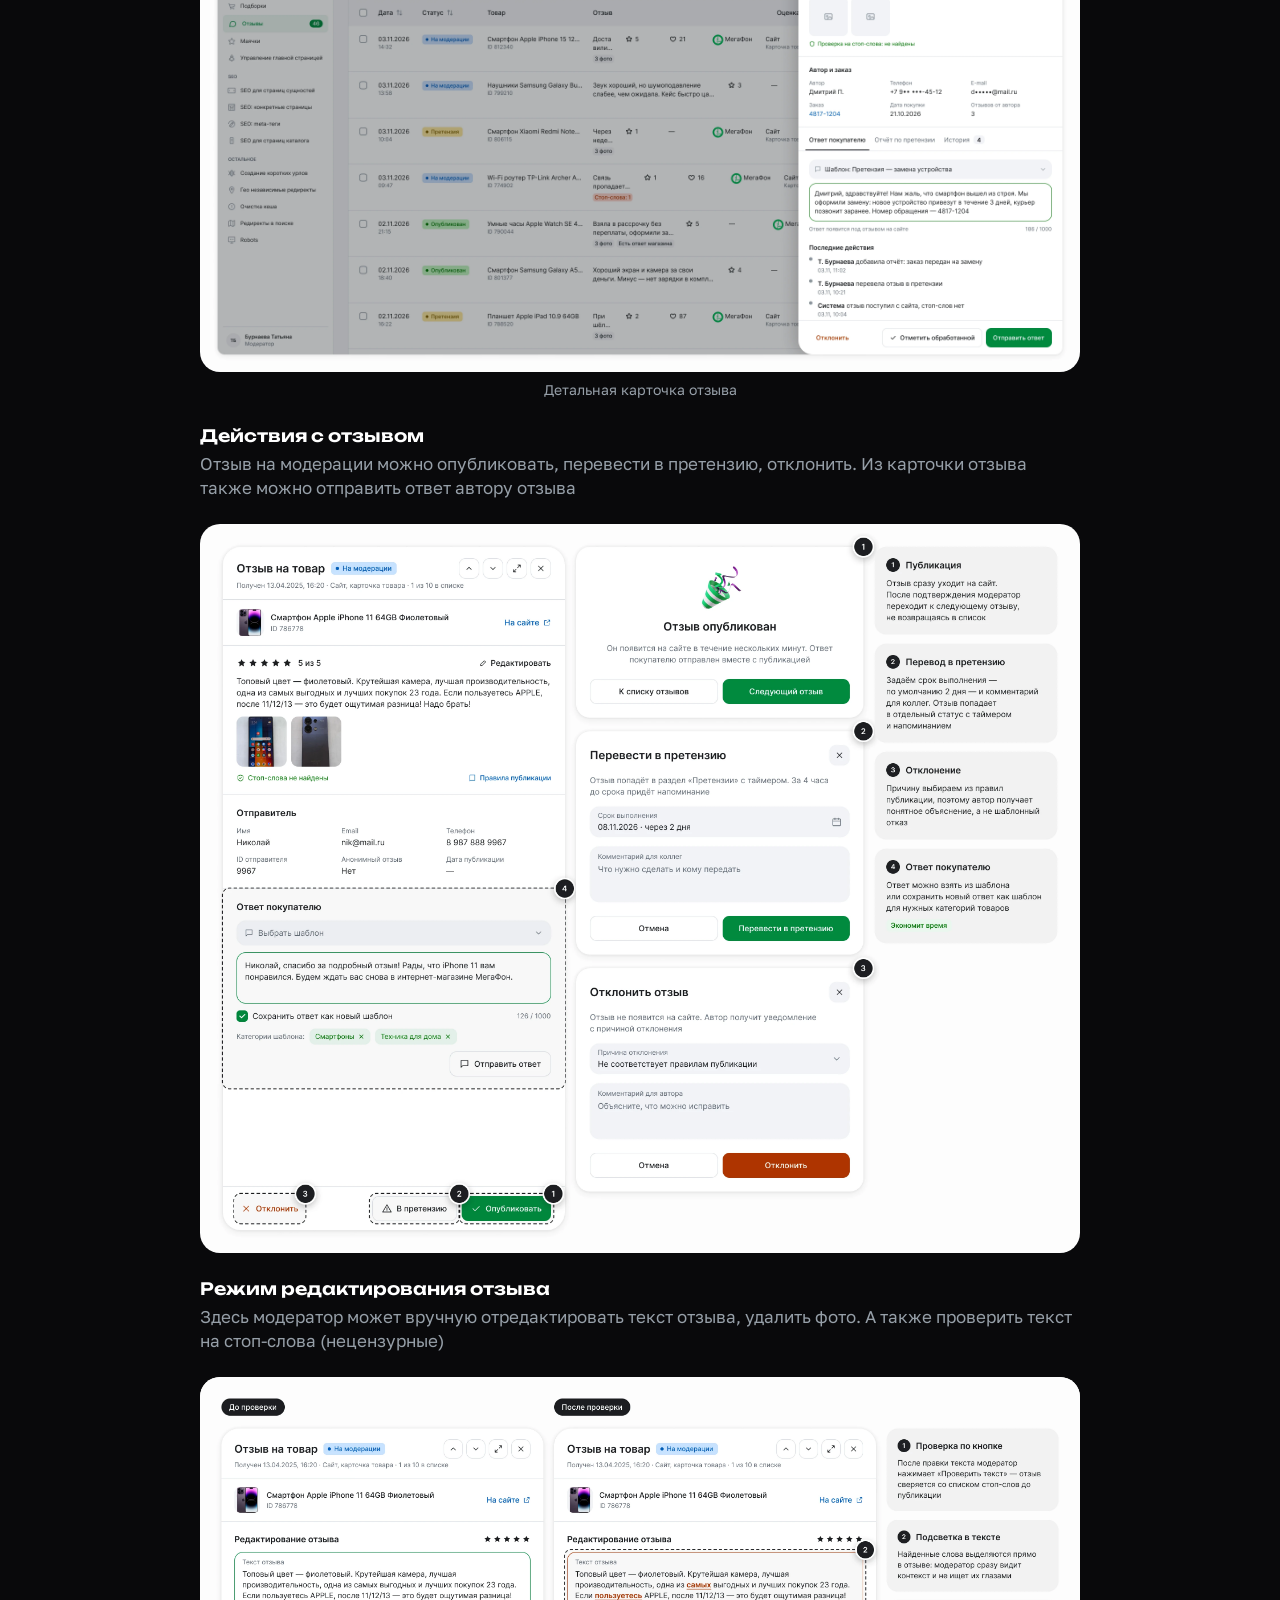
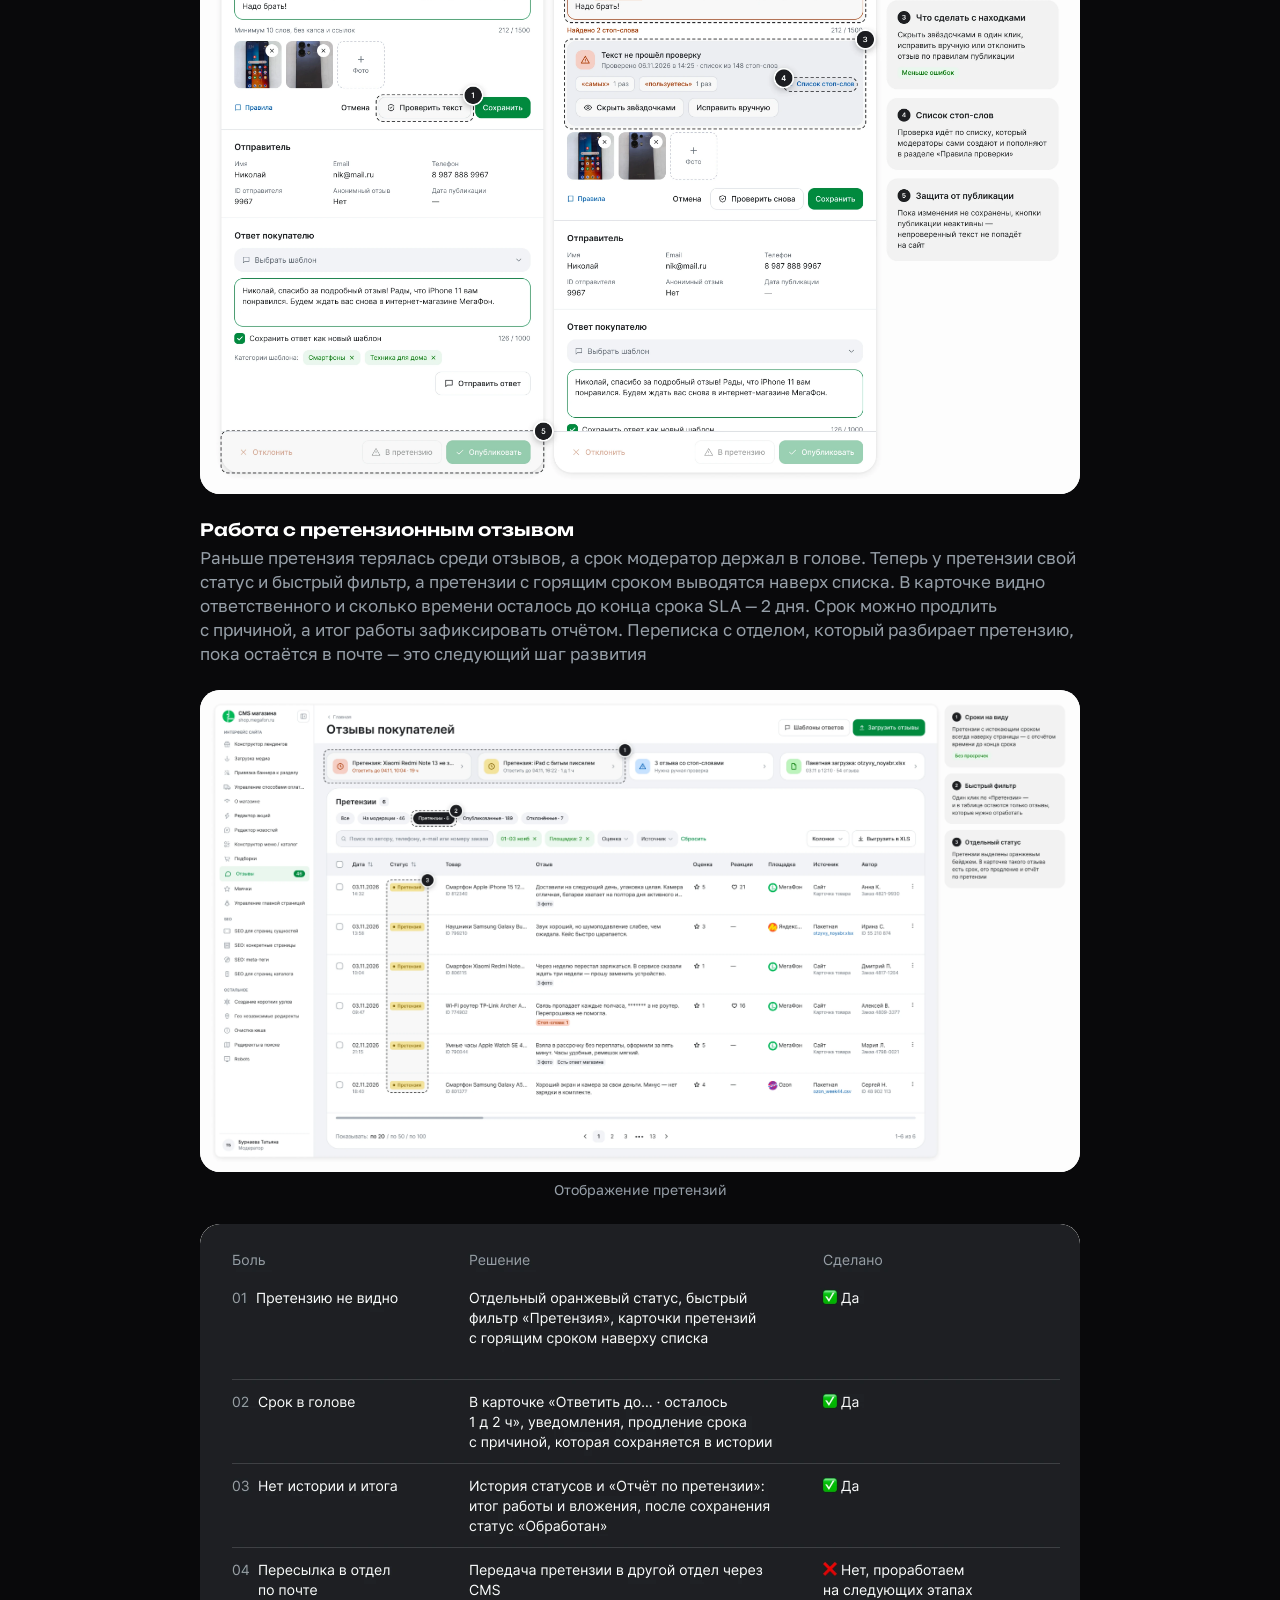
<file: vnutrennie-servisy.html>
﻿<!doctype html>
<html lang="ru" data-theme="dark">
<head>
<meta charset="utf-8">
<meta name="viewport" content="width=device-width, initial-scale=1">
<title>Внутренние сервисы — Татьяна Бурнаева</title>
<script>try{var t=localStorage.getItem('theme');if(t==='light'||t==='dark')document.documentElement.dataset.theme=t}catch(e){}</script>
<link rel="preconnect" href="https://fonts.googleapis.com">
<link rel="preconnect" href="https://fonts.gstatic.com" crossorigin>
<link href="https://fonts.googleapis.com/css2?family=Golos+Text:wght@400;500;600;700&family=Unbounded:wght@600;700&display=swap" rel="stylesheet">
<link rel="stylesheet" href="style.css?v=9">
</head>
<body class="project-page">
<div class="page">
  <header class="header header--page header--p20">
    <a class="btn btn--back" href="index.html"><svg width="16" height="16" viewBox="0 0 16 16" fill="none"><path d="M9.83591 3.75196C9.83591 3.08338 9.02805 2.74855 8.55558 3.22131L6.7969 4.98106C5.37468 6.40416 4.66357 7.11571 4.66357 7.9999C4.66357 8.8841 5.37469 9.59565 6.79691 11.0187L8.55558 12.7785C9.02805 13.2513 9.83591 12.9164 9.83591 12.2478C9.83591 12.0488 9.75689 11.8579 9.61624 11.7172L7.85757 9.95743C7.11647 9.21588 6.6696 8.76423 6.38944 8.39681C6.26013 8.22723 6.20503 8.12363 6.18135 8.0668C6.16345 8.02386 6.16353 8.0087 6.16357 8.00091L6.16357 7.9999L6.16357 7.9989C6.16353 7.99111 6.16345 7.97594 6.18135 7.93301C6.20503 7.87617 6.26013 7.77258 6.38944 7.603C6.6696 7.23558 7.11647 6.78393 7.85757 6.04237L9.61624 4.28262C9.75689 4.14188 9.83591 3.951 9.83591 3.75196Z" fill="currentColor"/></svg><span>Назад</span></a>
    <button class="theme-switch" type="button" aria-label="Переключить тему"><span class="theme-switch__knob"><img class="ico-moon" src="assets/icon_moon.svg" alt="" width="24" height="24"><img class="ico-sun" src="assets/icon_sun.svg" alt="" width="24" height="24"></span></button>
  </header>
  <main class="pp pp--p20 pp--v4">
    <div class="pp__head">
      <h1 class="pp__title">Внутренние сервисы</h1>
      <ul class="badges"><li>UX/UI</li><li>Web Desktop</li><li>Внутренние сервисы</li><li>Таблицы</li><li>Backoffice</li></ul>
    </div>
    <article class="pp__body">
<p class="lead">Здесь представлены проекты по проектированию внутренних сервисов интернет-магазина МегаФон, которые направлены на ускорение time-to-market, решение рутинных бизнес-задач и&nbsp;оптимизацию ежедневных процессов: публикация, обработка, редактирование контента сайта интернет-магазина, управление заказами.<br><br>Админки, которые убрали из&nbsp;рутины сотрудников ожидание разработчиков и&nbsp;устаревшие программы. Контент-менеджеры теперь сами публикуют лендинги и&nbsp;меняют каталог, а&nbsp;модераторы обрабатывают отзывы в&nbsp;одном окне.</p>
<dl class="props"><div><dt>Период</dt><dd>2024–2025</dd></div><div><dt>Команда</dt><dd>Product Owner, Product Designer, Frontend Developers (x5), Backend Developers (x3), Product Analyst, QA (x2), System Analyst</dd></div><div><dt>Моя роль</dt><dd>Продуктовый дизайнер.<br>Вела проекты от&nbsp;анализа задачи до&nbsp;релиза</dd></div><div><dt>Платформа</dt><dd>Web Desktop</dd></div><div><dt>Пользователи</dt><dd>Сотрудники (менеджеры, модераторы)</dd></div><div><dt>Дизайн-система</dt><dd>MegaFon Design System</dd></div></dl>
    </article>    
    <div class="pv4-div"></div>
    <div class="pv4">
      <div class="sec">
        <div class="pv4__title"><div class="pv4__num"><span>проект. с нуля</span><span>01</span></div><h2>Конструктор лендингов:</h2><span class="pv4__sub">промо-страница за пару часов вместо пары недель</span></div>
        <div class="pwt"><h3>Описание проекта</h3><p>Контекст — проблема — боли — задача</p></div>
<figure class="fig"><span class="fig__card"><img src="images/vs-v4/p1-hero.webp" alt="" loading="lazy"></span></figure>
        <div class="pwt g4"><h4>Контекст</h4><p>На сайте интернет-магазина публикуется примерно 10–15 промо-страниц в месяц: акции, страницы брендов-партнёров, новости. Каждая проходила одну и ту же цепочку: контент-менеджер ставил задачу дизайнеру, тот собирал макет в Figma, затем макет уходил в вёрстку к фронтенд-разработчику. От задачи до публикации проходило около 2 недель</p></div>
        <div class="pwt g4"><h4>Боли контент-менеджера</h4><ul class="bl2"><li>Срок публикации зависел от загрузки разработки</li><li>Чтобы внести изменения: поправить дату акции или опечатку — нужна была новая задача</li><li>Акция могла начаться раньше, чем появлялась её страница</li></ul></div>
        <div class="pwt g4"><h4>Что терял бизнес</h4><p>Акции иногда запускались с опозданием, маркетинг терял продажи. Разработчики тратили время на типовую вёрстку вместо развития продукта</p></div>
        <div class="pwt g4"><h4>Задача</h4><p>В административной панели (CMS) добавить раздел для сборки лендингов и других промо-страниц с возможностью публикации на сайте в один клик</p></div>
        <div class="pwt g4"><h4>Ограничения</h4><ul class="bl2"><li>Технически нельзя было сделать функцию редактирования прямо в превью (inline-редактирование). Пришлось искать другой способ редактирования контента</li><li>Все блоки должны поддерживаться в коде и следовать дизайн-системе</li><li>Страница должна корректно выглядеть на десктопе, планшете и телефоне</li><li>Контент-менеджер — не дизайнер. Полная свобода сломала бы единый стиль сайта</li></ul></div>
      </div>
      <div class="sec">
        <div class="pwt"><h3>Дискавери</h3></div>
        <div class="pwt g4"><h4>Проанализировала структуру лендингов на сайте</h4><p>Составила список наиболее часто повторяющихся блоков и их назначение. Например: баннер, шаги, преимущества, подборка товаров, текст. Так появился список из 20+ компонентов</p></div>
        <div class="pwt g4"><h4>Бенчмарк</h4><p>Изучила конструкторы и админки конкурентов: Озон, Т-Банк. Посмотрела, как в них устроены выбор блоков, настройки и превью. Составила сравнительную таблицу по функционалу. Определили с командой, что берём/не берём</p></div>
        <div class="pwt g4"><h4>Провела созвон с контент-менеджерами</h4><p>Узнала, какие страницы они делают чаще всего и какие правки вносят после публикации. Главный вывод: чаще всего меняют тексты и сроки акции, а не структуру. Также менеджеры публикуют большое количество текста, значит, должен быть удобный инструмент для работы с текстом</p></div>
      </div>
      <div class="sec">
        <div class="pwt"><h3>Дизайн-решение</h3></div>
        <div class="pwt g4"><h4>Три колонки: выбрать — увидеть — настроить</h4><p>Интерфейс повторяет порядок действий менеджера: слева — список блоков. Менеджер добавляет блоки и меняет их порядок; в центре — превью страницы; справа — настройки выбранного блока: текст, размеры, отступы, цвет</p></div>
        <div class="pwt g4"><h4>Как обошли ограничение</h4><p>Редактировать прямо в превью было нельзя. Поэтому по клику на блок в превью справа открываются его настройки, а блок подсвечивается. Inline-редактирование — следующий шаг развития</p></div>
        <div class="pwt g4"><h4>Адаптивность</h4><p>Переключатель сверху показывает страницу на десктопе, планшете и телефоне. Структура страницы и компоненты перестраиваются автоматически, но при необходимости менеджер может настроить их вручную</p><p><span class="hl">Плюс.</span> Перенесли в конструктор шрифты и цвета дизайн-системы. Стили шрифтов также меняются под разрешение</p></div>
        <div class="pwt g4"><h4>Публикация в один клик</h4><p>Черновик можно сохранить и вернуться к нему позже. Публикация на сайте происходит сразу, без участия разработчика</p></div>
<figure class="fig"><span class="fig__card"><img src="images/vs-v4/p1-start.webp" alt="" loading="lazy"></span><figcaption>CMS. Раздел «Конструктор лендингов» — стартовая страница</figcaption></figure>
<figure class="fig"><span class="fig__card"><img src="images/vs-v4/p1-mobile.webp" alt="" loading="lazy"></span><figcaption>Режим мобильного разрешения</figcaption></figure>
        <div class="pwt g4"><h4>Редактирование текста</h4><p>Для работы с большим объёмом текста реализована возможность открыть отдельное модальное окно с расширенным функционалом редактирования</p></div>
<figure class="fig"><span class="fig__card"><img src="images/vs-v4/p1-editor.webp" alt="" loading="lazy"></span><figcaption>Редактор текста</figcaption></figure>
        <div class="pwt g4"><h4>Библиотека из 20+ компонентов в единой стилистике и шаблоны</h4><p>Все компоненты отрисованы по дизайн-системе, у каждого есть спецификация и пошаговая логика настройки. Все они реализованы в коде</p></div>
        <div class="pwt g4"><h4>Страницы на сайте</h4><p>Эти лендинги собраны в конструкторе и опубликованы на shop.megafon.ru</p></div>
<figure class="fig"><span class="fig__card"><img src="images/vs-v4/p1-prod.webp" alt="" loading="lazy"></span><figcaption>Примеры промо-страниц на проде, собранные на конструкторе</figcaption></figure>
      </div>
      <div class="sec">
        <div class="pwt"><h3>Результат</h3><ul class="clist"><li><svg viewBox="0 0 24 24" fill="none" aria-hidden="true"><rect width="24" height="24" rx="8" fill="#0DC763"/><path d="M6.6 12.4l3.2 3.2 7.6-7.6" stroke="#fff" stroke-width="2.2" stroke-linecap="round" stroke-linejoin="round"/></svg><span>Сократилось время на публикацию одного лендинга с двух недель до двух часов</span></li><li><svg viewBox="0 0 24 24" fill="none" aria-hidden="true"><rect width="24" height="24" rx="8" fill="#0DC763"/><path d="M6.6 12.4l3.2 3.2 7.6-7.6" stroke="#fff" stroke-width="2.2" stroke-linecap="round" stroke-linejoin="round"/></svg><span>Разработка освободила ресурс от типовой вёрстки на другие задачи</span></li></ul></div>
        <div class="pwt g4"><h3>Что дальше</h3><p>Внедрение функции инлайн-редактирования в блоке превью</p></div>
      </div>
    </div>

    <div class="pv4-div"></div>
    <div class="pv4">
      <div class="sec">
        <div class="pv4__title"><div class="pv4__num"><span>проект. с нуля</span><span>02</span></div><h2>Эргономика для модератора</h2><span class="pv4__sub">Проектирование админки по модерации отзывов с сайта</span></div>
        <div class="pwt"><h3>Описание проекта</h3><p>Контекст — проблема — боли — задача</p></div>
<figure class="fig"><span class="fig__card"><img src="images/vs-v4/p2-hero.webp" alt="" loading="lazy"></span><figcaption>Отзывы в карточке товара на shop.megafon.ru</figcaption></figure>
        <div class="pwt g4"><h4>Контекст</h4><p>Сейчас отзывы на сайте модерируются в десктопном ПО, которое не отвечает потребностям ни модератора, ни покупателей. ПО негибкое и не масштабируемое: в него нельзя добавить новые функции, которые ускорят и упростят модерацию</p></div>
        <div class="pwt g4"><h4>Боли модератора</h4><ul class="bl2"><li>Претензионные отзывы терялись среди обычных. На их обработку есть 2 дня, и срок легко было пропустить</li><li>Ручная модерация текста на наличие нецензурных слов. Усталость или невнимательность могли быть причиной ошибок</li><li>Ответы покупателям писал с нуля, хотя вопросы повторяются. ПО не имело функционала шаблонов. Модераторы хранили свои шаблоны в Word каждый на своём компьютере</li><li>Каждый отзыв обрабатывал по одному — массовых действий не было</li></ul></div>
        <div class="pwt g4"><h4>Боли пользователя сайта</h4><ul class="bl2"><li>Нельзя приложить фото или видео, а именно они лучше всего показывают товар. Соответственно, и выбрать товар по фото нельзя</li><li>Отзыв или лайк мог оставить кто угодно с любого устройства — непонятно, можно ли верить отзывам</li><li>Отзывов мало, особенно на новые товары</li></ul></div>
        <div class="pwt g4"><h4>Преследуемые бизнес-цели</h4><ol class="nl2"><li>Снизить затраты на модерацию за счёт ускорения обработки каждого отзыва</li><li>В долгосрочной перспективе — увеличение покупок и выручки. Так как хорошо развитый раздел отзывов: фото и видео к товарам, реальные отзывы от покупателей, большое количество отзывов — всё это создаёт доверие к интернет-магазину, мотивирует к покупкам на сайте</li></ol></div>
        <div class="pwt g4"><h4>Задача</h4><p>В административной панели (CMS) добавить раздел для модерации отзывов с функциональностью, которая даст покупателям больше возможностей при написании отзывов, а также упростит и ускорит процесс модерации отзыва для модератора</p></div>
      </div>
      <div class="sec">
        <div class="pwt"><h3>Дискавери</h3></div>
        <div class="pwt g4"><h4>Разобрала текущий процесс</h4><p>Провела созвоны с модераторами (x2) в формате прохождения сценария работы с отзывом. Составила схему текущего процесса. Выявила основные боли и трудности</p></div>
        <div class="pwt g4"><h4>Выявленные проблемы с претензиями:</h4><ol class="nl2"><li>Её не видно среди обычных отзывов, и горящий срок никак не подсвечивается</li><li>Она уходит из системы: модератор пересылает её в отдел по почте, ждёт ответа по почте и переносит результат вручную</li><li>Срок держится в голове модератора: таймера и напоминаний нет</li></ol></div>
<figure class="fig"><span class="fig__card"><img src="images/vs-v4/p2-cur.webp" alt="" loading="lazy"></span><figcaption>Текущая схема процесса модерации отзыва</figcaption></figure>
        <div class="pwt g4"><h4>Бенчмарк</h4><p>Изучила админки сервисов отзывов Aplaut, Revvy и др. Составила список фичей, которые будут полезны нашему сервису для закрытия вышеназванных болей и проблем: шаблоны ответов, статусы, автопроверку текста. Отказались с командой от подключения AI для написания шаблонов и автоматической модерации, потому что на данном этапе это сложно технически реализовать</p></div>
        <div class="pwt g4"><h4>Приоритизация требований</h4><p>Приоритизировала требования вместе с продактом по соотношению усилий и эффекта</p><p>Итог:<br>5 пунктов от заказчика вошли в релиз 1<br>2 пункта — в релиз 2<br>1 пункт заменили на более простое решение<br>+4 функции добавили по итогам Discovery</p></div>
<figure class="fig"><span class="fig__card"><img src="images/vs-v4/p2-prio.webp" alt="" loading="lazy"></span><figcaption>Приоритизация требований</figcaption></figure>
      </div>
      <div class="sec">
        <div class="pwt"><h3>Гипотезы</h3></div>
        <div class="pwt g4"><h4>Для модератора:</h4><ol class="nl2"><li>Если собрать в одной карточке отзыв, данные автора и быстрые действия, обработка одного отзыва займёт меньше времени. Проверим по среднему времени обработки</li><li>Если система сама подсветит стоп-слова, модератор реже пропустит нецензурный отзыв. Проверим по числу отзывов, снятых после публикации</li><li>Если у претензий будет отдельный статус, таймер и уведомления, просрочек станет меньше. Проверим по доле претензий, закрытых за 2 дня</li></ol></div>
        <div class="pwt g4"><h4>Для покупателя:</h4><ol class="nl2"><li>Если показывать фото и видео в карусели, покупатель быстрее решится на покупку. Проверим по конверсии в корзину у товаров с фото-отзывами</li><li>Если писать отзывы и ставить лайки смогут только авторизованные пользователи, отзывам будут больше доверять. Риск: отзывов станет меньше. Проверим по числу отзывов в месяц</li><li>Если подтягивать отзывы с других площадок, у товаров станет больше отзывов. Проверим по среднему числу отзывов на товар</li></ol></div>
      </div>
      <div class="sec">
        <div class="pwt"><h3>Дизайн-решение</h3></div>
<figure class="fig"><span class="fig__card"><img src="images/vs-v4/p2-new.webp" alt="" loading="lazy"></span><figcaption>Новая схема процесса модерации отзыва в CMS</figcaption></figure>
        <div class="pwt g4"><h4>Страница со списком отзывов</h4><p>Модератор видит все отзывы с автором, датой, оценкой и регионом. Фильтрует по статусу, оценке и дате, ищет конкретный отзыв. Одобряет или отклоняет сразу несколько отзывов. Отсюда же переходит к шаблонам ответов, пакетной загрузке и правилам проверки</p></div>
<figure class="fig"><span class="fig__card"><img src="images/vs-v4/p2-start.webp" alt="" loading="lazy"></span><figcaption>CMS. Раздел «Отзывы» — стартовая страница</figcaption></figure>
<figure class="fig"><span class="fig__card"><img src="images/vs-v4/p2-funcs.webp" alt="" loading="lazy"></span><figcaption>Описание функций на странице</figcaption></figure>
        <div class="pwt g4"><h4>Детальная карточка отзыва</h4><p>Здесь отзыв можно опубликовать на сайте, отклонить или перевести в претензию. Модератор видит информацию по отзыву и отправителю. Также можно перейти в режим редактирования, проверки отзыва и отправить ответ пользователю: написать самостоятельно или выбрать ответ из шаблона</p></div>
<figure class="fig"><span class="fig__card"><img src="images/vs-v4/p2-card.webp" alt="" loading="lazy"></span><figcaption>Детальная карточка отзыва</figcaption></figure>
        <div class="pwt g4"><h4>Действия с отзывом</h4><p>Отзыв на модерации можно опубликовать, перевести в претензию, отклонить. Из карточки отзыва также можно отправить ответ автору отзыва</p></div>
<figure class="fig"><span class="fig__card"><img src="images/vs-v4/p2-actions.webp" alt="" loading="lazy"></span></figure>
        <div class="pwt g4"><h4>Режим редактирования отзыва</h4><p>Здесь модератор может вручную отредактировать текст отзыва, удалить фото. А также проверить текст на стоп-слова (нецензурные)</p></div>
<figure class="fig"><span class="fig__card"><img src="images/vs-v4/p2-edit.webp" alt="" loading="lazy"></span></figure>
        <div class="pwt g4"><h4>Работа с претензионным отзывом</h4><p>Раньше претензия терялась среди отзывов, а срок модератор держал в голове. Теперь у претензии свой статус и быстрый фильтр, а претензии с горящим сроком выводятся наверх списка. В карточке видно ответственного и сколько времени осталось до конца срока SLA — 2 дня. Срок можно продлить с причиной, а итог работы зафиксировать отчётом. Переписка с отделом, который разбирает претензию, пока остаётся в почте — это следующий шаг развития</p></div>
<figure class="fig"><span class="fig__card"><img src="images/vs-v4/p2-claims.webp" alt="" loading="lazy"></span><figcaption>Отображение претензий</figcaption></figure>
<figure class="fig"><span class="fig__card"><img src="images/vs-v4/p2-table.webp" alt="" loading="lazy"></span><figcaption>Что решено из проблем</figcaption></figure>
        <div class="pwt g4"><h4>Работа с претензионным отзывом в карточке</h4><p>У такого отзыва можно продлить срок обработки. Также модератор может оставить отчёт о проделанной работе по претензии</p></div>
<figure class="fig"><span class="fig__card"><img src="images/vs-v4/p2-claimcard.webp" alt="" loading="lazy"></span><figcaption>Действия с претензионным отзывом</figcaption></figure>
        <div class="pwt g4"><h4>Отзыв на сайте</h4><p>В рамках проектирования админки отрисовала изменения раздела отзывов на сайте интернет-магазина. Добавили:</p><ul class="bl2"><li>карусель с фото и видео, что приведёт к ускорению принятия решения по покупке</li><li>агрегацию отзывов (на интерфейсе показываем площадку публикации отзыва), что приведёт к увеличению количества отзывов. Большее количество отзывов вызывает доверие к товару у пользователей</li><li>разрешили оставлять отзывы и лайки только авторизованным пользователям</li><li>Данное решение повысит доверие к отзывам на сайте в целом</li></ul></div>
<figure class="fig"><span class="fig__card"><img src="images/vs-v4/p2-site.webp" alt="" loading="lazy"></span><figcaption>Раздел отзывов в карточке товара на сайте</figcaption></figure>
      </div>
      <div class="sec">
        <div class="pwt"><h3>Ожидаемые результаты</h3><p class="note">(проект на верстке)</p><ul class="clist"><li><svg viewBox="0 0 24 24" fill="none" aria-hidden="true"><rect width="24" height="24" rx="8" fill="#0DC763"/><path d="M6.6 12.4l3.2 3.2 7.6-7.6" stroke="#fff" stroke-width="2.2" stroke-linecap="round" stroke-linejoin="round"/></svg><span>Снижение затрат на модерацию за счёт ускорения обработки отзыва</span></li><li><svg viewBox="0 0 24 24" fill="none" aria-hidden="true"><rect width="24" height="24" rx="8" fill="#0DC763"/><path d="M6.6 12.4l3.2 3.2 7.6-7.6" stroke="#fff" stroke-width="2.2" stroke-linecap="round" stroke-linejoin="round"/></svg><span>Снижение количества просроченных претензий</span></li><li><svg viewBox="0 0 24 24" fill="none" aria-hidden="true"><rect width="24" height="24" rx="8" fill="#0DC763"/><path d="M6.6 12.4l3.2 3.2 7.6-7.6" stroke="#fff" stroke-width="2.2" stroke-linecap="round" stroke-linejoin="round"/></svg><span>Увеличение показателя NPS модератора</span></li></ul></div>
        <div class="pwt g4"><h3>Что дальше</h3><p>Перенести передачу претензии в другой отдел в CMS: модератор передаёт претензию в один клик, отдел отвечает прямо в карточке, а результат не нужно переносить из почты вручную</p></div>
      </div>
    </div>

    <div class="pp__foot"><a class="btn btn--back" href="index.html"><svg width="16" height="16" viewBox="0 0 16 16" fill="none"><path d="M9.83591 3.75196C9.83591 3.08338 9.02805 2.74855 8.55558 3.22131L6.7969 4.98106C5.37468 6.40416 4.66357 7.11571 4.66357 7.9999C4.66357 8.8841 5.37469 9.59565 6.79691 11.0187L8.55558 12.7785C9.02805 13.2513 9.83591 12.9164 9.83591 12.2478C9.83591 12.0488 9.75689 11.8579 9.61624 11.7172L7.85757 9.95743C7.11647 9.21588 6.6696 8.76423 6.38944 8.39681C6.26013 8.22723 6.20503 8.12363 6.18135 8.0668C6.16345 8.02386 6.16353 8.0087 6.16357 8.00091L6.16357 7.9999L6.16357 7.9989C6.16353 7.99111 6.16345 7.97594 6.18135 7.93301C6.20503 7.87617 6.26013 7.77258 6.38944 7.603C6.6696 7.23558 7.11647 6.78393 7.85757 6.04237L9.61624 4.28262C9.75689 4.14188 9.83591 3.951 9.83591 3.75196Z" fill="currentColor"/></svg><span>Назад</span></a></div>
  </main>
  <button class="to-top" type="button" aria-label="ÐÐ°Ð²ÐµÑÑ"><svg viewBox="0 0 24 24" fill="none"><path d="M12 19V5M12 5L6 11M12 5L18 11" stroke="currentColor" stroke-width="2" stroke-linecap="round" stroke-linejoin="round"/></svg></button>
</div>
<script src="script.js?v=9"></script>
</body>
</html>
</file>
<file: style.css>
﻿:root{
  --bg:#09090b;
  --text:#fff;
  --text-2:#969fa8;
  --border:rgba(188,195,208,.2);
  --switch-bg:rgba(127,140,153,.35);
  --card:#fdfdfd;
  --ink:#1d2023;
  --accent:#8367ff;
  --font:'Golos Text',system-ui,-apple-system,'Segoe UI',sans-serif;
  --font-head:'Unbounded',system-ui,sans-serif;
  color-scheme:dark;
}
:root[data-theme="light"]{
  --bg:#f2f2f2;
  --text:#1d2023;
  --text-2:#626c77;
  --border:rgba(188,195,208,.5);
  --switch-bg:#fff;
  color-scheme:light;
}
*{box-sizing:border-box;margin:0;padding:0}
html{-webkit-text-size-adjust:100%}
body{background:var(--bg);color:var(--text);font-family:var(--font);font-weight:400;-webkit-font-smoothing:antialiased;transition:background-color .3s,color .3s}
/* заголовки-дисплей: Unbounded */
.title,.contacts__head,.pp__title,.pp__body h2,.pp__body h3,.pv2 .h2 b,.pv2 .sec h2,.pv2 .sec h3{font-family:var(--font-head);letter-spacing:-.01em}
img{display:block}
ul{list-style:none}
a{color:inherit;text-decoration:none}
button{font:inherit;color:inherit;background:none;border:0;cursor:pointer}

.page{display:flex;flex-direction:column;align-items:center;width:100%;overflow-x:clip}

/* header + buttons */
.header{display:flex;align-items:flex-start;justify-content:space-between;width:100%;max-width:880px;padding:20px 32px}
.page>.header:not(.header--page){padding:20px}
.header__who{display:flex;flex-direction:column}
.header__name{font-size:14px;line-height:20px;font-weight:500;color:var(--text)}
.header__role{font-size:14px;line-height:20px;color:var(--text-2)}
.page>.header:not(.header--page){align-items:center;min-height:80px}
.actions{display:flex;gap:8px;justify-content:center}
.btn{display:flex;align-items:center;justify-content:center;padding:8px;background:#fff;color:var(--ink);border-radius:12px;transition:opacity .2s,transform .2s}
a.btn:hover{opacity:.85;transform:translateY(-1px)}
.btn span{display:block;padding:2px 4px;font-size:10px;line-height:12px;font-weight:700;letter-spacing:.5px;text-transform:uppercase;text-align:center;white-space:nowrap}
.btn img{flex:none}
:root[data-theme="light"] .btn{box-shadow:0 0 0 1px rgba(29,32,35,.06)}

/* theme switch */
.theme-switch{flex:none;width:56px;height:32px;padding:4px;border-radius:100px;background:var(--switch-bg);position:relative;transition:background-color .3s}
.theme-switch__knob{position:absolute;top:4px;left:4px;width:24px;height:24px;transition:transform .3s cubic-bezier(.2,.8,.2,1)}
.theme-switch__knob img{position:absolute;inset:0;transition:opacity .25s}
.ico-sun{opacity:0}
:root[data-theme="light"] .theme-switch__knob{transform:translateX(24px)}
:root[data-theme="light"] .ico-moon{opacity:0}
:root[data-theme="light"] .ico-sun{opacity:1}
.theme-switch:focus-visible,.btn:focus-visible,a.card:focus-visible{outline:2px solid var(--accent);outline-offset:3px}

.content{display:flex;flex-direction:column;gap:64px;width:100%;max-width:880px}

/* hero */
.hero{position:relative;display:flex;flex-direction:column;align-items:center;gap:24px;padding:0 20px}
.hero>*{position:relative;z-index:1}
.hero>.hero__photobox{z-index:auto}
.hero__photobox{position:relative;flex:none;width:200px;height:241px}
.hero__anim{position:absolute;z-index:0;left:-16px;top:0;width:232px;height:232px;opacity:.4;pointer-events:none;
  mix-blend-mode:screen;animation:spin 90s linear infinite}
:root[data-theme="light"] .hero__anim{mix-blend-mode:multiply;filter:invert(1)}
@keyframes spin{to{transform:rotate(360deg)}}
.hero__photo{position:absolute;left:19px;top:0;width:162px;height:240px;object-fit:cover;object-position:top}
.hero__line{position:absolute;left:26px;top:240px;width:160px;height:1px;background:var(--border)}
.hero__about{display:flex;flex-direction:column;align-items:center;gap:24px;max-width:610px;text-align:center}
.hero__text{--dim:var(--text-2);--full:var(--text);font-size:17px;line-height:24px;color:var(--text-2)}
/* постепенная заливка слов (стартует по классу .fill-on) */
.fill-ready .fill-word{color:var(--dim);transition:color .9s ease;transition-delay:calc(var(--i) * 85ms)}
.fill-ready.fill-on .fill-word{color:var(--full)}
.fill-ready.fill-reset .fill-word{transition:none}
.badges{display:flex;flex-wrap:wrap;gap:8px}
.badges li{padding:4px 6px;border:1px solid var(--border);border-radius:8px;font-size:14px;line-height:14px;white-space:nowrap;display:flex;align-items:center;justify-content:center;color:var(--text)}
.hero__badges{gap:12px;justify-content:center}

/* projects */
.title{font-size:24px;line-height:28px;font-weight:600;color:var(--text)}
.projects{display:flex;flex-direction:column;padding:0 20px}
.grid{display:grid;grid-template-columns:1fr;gap:24px}
.card{--text:#1d2023;--text-2:#626c77;
  position:relative;display:flex;flex-direction:column;gap:0;align-items:stretch;overflow:hidden;background:var(--card);border:1px solid var(--border);border-radius:24px;padding:19px;color:#1d2023;
  cursor:pointer;transition:box-shadow .3s ease;transform-style:preserve-3d}
.card.is-tilting{box-shadow:0 18px 48px rgba(0,0,0,.45);will-change:transform}
.card__head{display:flex;align-items:center;justify-content:space-between;gap:8px;font-size:14px;line-height:20px;white-space:nowrap}
.card__brand{display:flex;align-items:center;gap:4px;font-weight:500;color:#1d2023}
.card__brand img{width:20px;height:20px;border-radius:4px}
.card__years{color:#626c77}
.card__body{display:flex;flex-direction:column;gap:8px;padding-top:12px;font-size:14px;line-height:20px}
.card__lead{color:#1d2023}
.card__lead b{font-weight:600}
.card__tags{color:#626c77}

/* mockups */
.mockup{position:relative;width:100%;overflow:hidden;flex:none;display:flex;justify-content:center;margin:0}
.mockup--phone{height:340px}
.phone{position:absolute;left:50%;top:32px;width:180px;height:370px;transform:translateX(-50%) scale(1.4);transform-origin:50% 0}
.phone__bg{position:absolute;inset:.09% 1.49% .77% 1.58%;background:#000;border:2.07px solid #989892;border-radius:26.3px;box-shadow:inset 0 0 .16px 2.2px #3f3f3f}
.phone__frame{position:absolute;inset:.09% 1.49% .77% 1.58%;width:96.93%;height:99.14%;max-width:none}
.phone__screen{position:absolute;left:9.09px;top:6.85px;width:162.55px;height:353.97px;overflow:hidden;border-radius:18.27px}
.phone__screen img,.phone__screen video{position:absolute;inset:0;width:100%;height:100%;max-width:none;object-fit:cover}
.phone__notch{position:absolute;inset:.89% 42.93% 98.43% 42.83%;background:#141414;border-radius:4.6px;box-shadow:inset 0 0 .77px .15px #000}

/* shop / admin mockups: одинаковая высота блока (272), чтобы текст карточек шёл по одной линии */
.mockup--shop,.mockup--admin{height:272px;padding-top:32px;align-items:flex-start}
.mockup--shop .shop-in{position:relative;flex:none;width:310px;height:236px}
.shop-tablet{position:absolute;left:0;top:5px;width:300px;height:231px;overflow:hidden}
.shop-tablet img{position:absolute;left:0;top:0;width:106.55%;height:100%;max-width:none}
.shop-phone-frame{position:absolute;left:208px;top:0;width:101.024px;height:240px;object-fit:cover}
.shop-phone{position:absolute;left:210.33px;top:2.57px;width:89.592px;height:234.401px;object-fit:cover}
.mockup--admin img{width:310px;height:221px;object-fit:cover}

/* scroll-triggered appearance: phone fades/slides in, the screen stays static inside */
.phone{opacity:0;translate:0 80px}
.play .phone{opacity:1;translate:0 0;transition:opacity .9s ease,translate 1.1s cubic-bezier(.2,.8,.2,1)}

/* experience / about / contacts */
.exp,.about,.bottom{display:flex;flex-direction:column;gap:24px;padding:0 20px}
.about{gap:0}
.about__head{display:flex;flex-direction:column;gap:8px;margin-bottom:24px}
.exp__list{display:flex;flex-direction:column;gap:24px}
.company{position:relative;display:flex;gap:16px;align-items:flex-start;width:100%}
.company--first{padding-bottom:44px}
.logo{flex:none;width:48px;height:48px;border-radius:12px;overflow:hidden;display:flex;align-items:center;justify-content:center}
.logo--mts{background:#ff0032}
.logo img{display:block}
.company__line{position:absolute;left:24px;top:64px;width:1px;height:64px;border-radius:24px;background:var(--border)}
.company__text{display:flex;flex-direction:column;gap:2px;flex:1;min-width:0;font-size:17px;line-height:24px;color:var(--text)}
.muted{color:var(--text-2)}
.about__text{font-size:17px;line-height:24px;color:var(--text)}
.only-m{display:inline}
.carousel{display:flex;gap:16px;overflow-x:auto;overflow-y:hidden;overscroll-behavior-x:contain;scroll-snap-type:x proximity;scrollbar-width:none;-webkit-overflow-scrolling:touch;margin-right:-20px;padding-right:20px;cursor:grab}
.carousel::-webkit-scrollbar{display:none}
.carousel.is-drag{cursor:grabbing;scroll-snap-type:none;user-select:none}
.carousel li{position:relative;flex:none;width:260px;height:340px;border-radius:24px;overflow:hidden;scroll-snap-align:start}
.carousel li::after{content:"";position:absolute;inset:0;border-radius:24px;border:1px solid var(--border);pointer-events:none}
.carousel img{width:100%;height:100%;object-fit:cover;-webkit-user-drag:none;user-select:none}

/* контакты: карточки (просто текст) + кнопка «скачать резюме» */
.bottom{align-items:stretch;gap:64px;padding-bottom:40px}
.contacts{display:flex;flex-direction:column;align-items:center;gap:24px;width:100%}
.contacts__head{font-size:24px;line-height:28px;font-weight:600;text-align:center;color:var(--text)}
.contacts__cards{display:flex;gap:20px;width:100%}
.ccard{flex:1 1 0;min-width:0;display:flex;align-items:center;justify-content:space-between;gap:12px;padding:20px 16px;border:1px solid var(--border);border-radius:16px;font-size:14px;line-height:20px;color:var(--text)}
.ccard__item{display:flex;flex-direction:column;gap:2px;min-width:0;text-align:left}
.ccard__label{display:flex;align-items:center;justify-content:flex-start;gap:4px;color:var(--text-2)}
.ccard__label svg{flex:none}
.ccard__value{font-weight:500;color:var(--text);min-width:0;overflow:hidden;text-overflow:ellipsis;white-space:nowrap}
.ccard__copy{flex:none;width:32px;height:32px;display:flex;align-items:center;justify-content:center;padding:0;background:none;border:0;color:var(--text-2);cursor:pointer;border-radius:8px;transition:color .15s,background-color .15s}
.ccard__copy:hover{color:var(--text)}
.ccard__copy:active{background:rgba(127,140,153,.15)}
.ccard__copy.is-copied{color:#0dc763}
.ccard__copyicon{display:block;width:32px;height:32px}
.contacts__btn{width:144px}
.contacts__btn.btn{padding:8px}
.copy{font-size:14px;line-height:20px;text-align:center;color:var(--text-2)}

@media (max-width:899px){
  .contacts__btn{width:100%}
}
@media (min-width:900px){
  .header{padding:20px 0}
  .hero{flex-direction:row;align-items:flex-start;gap:40px;padding:0}
  .hero__about{align-items:flex-start;text-align:left;padding-top:24px}
  .hero__badges{justify-content:flex-start}
  .projects,.exp,.about{padding:0}
  .grid{grid-template-columns:1fr 1fr}
  .carousel{margin-right:0;padding-right:0}
  .bottom{padding:0 0 40px}
  .only-m{display:none}
}
/* ---------- project pages ---------- */
.btn--back{gap:4px;padding-right:12px}
.btn--back svg,.btn--back img{flex:none}
.pp{width:100%;max-width:880px;padding:20px 32px 64px;display:flex;flex-direction:column;gap:24px}
.pp__head{display:flex;flex-direction:column;gap:16px}
.pp__title{font-size:32px;line-height:36px;font-weight:600;color:var(--text)}
.pp__head .badges{gap:8px}
.pp__body{display:flex;flex-direction:column;gap:16px;min-width:0}
.pp__body .lead{font-size:17px;line-height:24px;color:var(--text)}
.pp__body .props{display:grid;grid-template-columns:1fr;gap:16px;margin:8px 0}
.pp__body .props div{display:flex;flex-direction:column;gap:8px}
.pp__body .props dt{font-size:17px;line-height:24px;color:var(--text-2)}
.pp__body .props dd{font-size:17px;line-height:24px;color:var(--text)}
.pp__body h2{margin-top:48px;font-size:24px;line-height:28px;font-weight:600;color:var(--text)}
.pp__body h3{margin-top:16px;font-size:20px;line-height:24px;font-weight:600;color:var(--text)}
.pp__body p,.pp__body li{font-size:17px;line-height:24px}
.pp__body .caption{font-size:17px;line-height:24px;color:var(--text-2);text-align:center;margin-top:-4px}
.pp__body ul,.pp__body ol{display:flex;flex-direction:column;gap:12px;padding-left:24px}
.pp__body ul{list-style:disc}
.pp__body ol{list-style:decimal}
.pp__body li>ul,.pp__body li>ol{margin-top:12px}
.pp__body li>p+p,.pp__body li>p+ul{margin-top:12px}
.pp__body li::marker{color:var(--text-2)}
.pp__body a{color:var(--accent);text-decoration:underline;text-underline-offset:3px}
.pp__body figure{margin:8px 0;border-radius:16px;overflow:hidden;background:#fff;border:1px solid var(--border)}
.pp__body figure img{display:block;width:100%;height:auto}
.pp__body figure.scroll{overflow-x:auto;-webkit-overflow-scrolling:touch}
.pp__body figure.scroll img{width:auto;max-width:none;height:min(60vw,480px)}
.pp__foot{display:flex;margin-top:8px}

/* project page v2 (по макету «Внутренние сервисы») */
.pv2{display:flex;flex-direction:column;gap:32px;min-width:0;margin-top:40px}
.pv2 .lead,.pv2 p,.pv2 li{font-size:17px;line-height:24px}
.pv2 .eyebrow{font-size:17px;line-height:24px;font-weight:600;color:var(--text-2)}
.pv2 .h2{display:flex;flex-direction:column}
.pv2 .h2 b{font-size:24px;line-height:28px;font-weight:600;color:var(--text)}
.pv2 .h2 mark{background:none;color:inherit}
.pv2 .sec{display:flex;flex-direction:column;gap:12px}
.pv2 .sec h3{margin:0;font-size:20px;line-height:24px;font-weight:600;color:var(--text)}
.pv2 .muted-t{color:var(--text-2)}
.pv2 .fig{display:flex;flex-direction:column;align-items:center;gap:8px;margin:0 -32px}
.pv2 .fig img{display:block;width:100%;height:auto}
.pv2 .fig figcaption{padding:0 32px;font-size:17px;line-height:24px;color:var(--text-2);text-align:center}
.pv2 .ctx{background:#143a4e;border-left:4px solid #2e7cd1;border-radius:24px;padding:16px;display:flex;flex-direction:column;gap:12px;color:#fff}
.pv2 .ctx h3{margin:0;font-size:20px;line-height:24px;font-weight:600;color:#fff}
.pv2 .bl,.pv2 .nl,.pv2 .cl{display:flex;flex-direction:column;gap:12px;list-style:none;padding:0}
.pv2 .bl li{display:flex;gap:12px;padding-left:20px}
.pv2 .bl li::before{content:"";flex:none;width:8px;height:24px;background:radial-gradient(circle at 50% 50%,#2e7cd1 0 4px,transparent 4.5px)}
.pv2 .nl li{display:flex;gap:8px}
.pv2 .nl li>i{flex:none;width:32px;font-style:normal;font-size:17px;line-height:24px;color:var(--text)}
.pv2 .nl .nl-body{flex:1;min-width:0;display:flex;flex-direction:column;gap:12px}
.pv2 .nl .nl-body .bl li,.pv2 .nl .nl-body p{color:var(--text-2)}
.pv2 .cl li{display:flex;gap:8px;align-items:flex-start}
.pv2 .cl li>svg{flex:none;width:32px;height:32px}
.pv2 .cl li>span{padding-top:0;flex:1}
.pv2 .step{display:flex;flex-direction:column;gap:12px}
.pv2 .ctx.warn{background:#4e3c14;border-left-color:#d19d2e}
.pv2 .s16{gap:16px}
.pv2 .s16 .step{gap:16px}
.pv2 .sub{display:flex;flex-direction:column;gap:8px;color:var(--text)}
.pv2 .vi{display:flex;flex-direction:column;gap:8px}
.pv2 .vi-t{display:flex;gap:12px;padding-left:20px;color:var(--text)}
.pv2 .vi-t::before{content:"";flex:none;width:8px;height:24px;background:radial-gradient(circle at 50% 50%,#2e7cd1 0 4px,transparent 4.5px)}
.pv2 .vi p{color:var(--text-2)}
.pv2 .vi p+p{margin-top:16px}
.pv2 .vi-t{font-size:17px;line-height:24px}

/* Animated Shiny Text (порт с magicui.design/docs/components/animated-shiny-text) */
.shiny{--shiny-width:100px;display:inline-block;margin:0;font-size:17px;line-height:24px;font-weight:400;
  color:rgba(163,163,163,.7);
  background-image:linear-gradient(to right,transparent,rgba(255,255,255,.8) 50%,transparent);
  background-size:var(--shiny-width) 100%;background-repeat:no-repeat;background-position:0 0;
  -webkit-background-clip:text;background-clip:text;animation:shiny-text 8s infinite}
:root[data-theme="light"] .shiny{color:rgba(82,82,82,.7);background-image:linear-gradient(to right,transparent,rgba(0,0,0,.8) 50%,transparent)}
@keyframes shiny-text{
  0%,90%,100%{background-position:calc(-100% - var(--shiny-width)) 0}
  30%,60%{background-position:calc(100% + var(--shiny-width)) 0}
}

@media (min-width:900px){
  .pp{padding:20px 0 64px;gap:24px}
  .pp__head{gap:16px}
  .pp__body .props{grid-template-columns:repeat(3,1fr);gap:16px;margin:8px 0}
  .pp__body h2{margin-top:64px}
  .pv2{gap:32px}
  .pv2 .fig{margin:0}
  .pv2 .fig figcaption{padding:0}
  .pv2 .ctx{padding:20px 32px}
  .pv2 .nl-body,.pv2 .nl-body p{max-width:none}
}
@media (prefers-reduced-motion:reduce){
  .phone,.a-obj{opacity:1!important;translate:0 0!important;transition:none!important}
  .hero__anim,.mascot__body,.mascot__eyes,.eye,.shiny{animation:none}
}

/* МТС Профиль: отличия мобильной версии (390w) */
.pv2 .ctx32{padding:20px 32px}
.pv2 .nl.g4 li{gap:4px}
@media (max-width:899px){
  .pp--p20{padding-left:20px;padding-right:20px}
  .pp--p20 .pv2 .fig{margin-left:-20px;margin-right:-20px}
  .pp--p20 .pv2 .fig figcaption{padding:0 20px}
  .pp--p20 .pv2 .fig.fig--in{margin-left:0;margin-right:0}
  .pp--p20 .pv2 .fig.fig--in figcaption{padding:0}
  .pv2 .vi-t.flush{padding-left:0}
}

/* hero-картинка внутри .pp__body — тот же вид, что у остальных .fig */
.pp__body figure.fig{background:none;border:0;border-radius:0;overflow:visible;margin:0;display:flex;flex-direction:column;align-items:center;gap:8px}
.pp__body figure.fig figcaption{font-size:17px;line-height:24px;color:var(--text-2);text-align:center}
@media (max-width:899px){
  .pp--p20 .pp__body figure.fig{margin-left:-20px;margin-right:-20px}
  .pp--p20 .pp__body figure.fig figcaption{padding:0 20px}
}

/* первая картинка МТС Профиль: отдельный блок, 64px от параметров и до проекта */
.pp__hero{margin-top:32px}

/* МТС ID */
.pv2 .sec h2{margin:0;font-size:24px;line-height:28px;font-weight:600;color:var(--text)}
.pv2 .nl.g4 .nl-body{gap:8px}
@media (max-width:899px){ .header--p20{padding-left:20px;padding-right:20px} }

/* «Страница пополняется»: текст с бликом + шарик, который катается вправо-влево */
.pending{align-self:flex-start;display:flex;align-items:center;gap:8px;margin-top:32px}
.ball-track{position:relative;flex:none;width:60px;height:32px}
.ball{position:absolute;left:0;top:0;width:32px;height:32px;animation:ball-move 2.4s ease-in-out infinite alternate}
.ball__img{display:block;width:32px;height:32px;max-width:none;animation:ball-spin 2.4s ease-in-out infinite alternate}
@keyframes ball-move{from{transform:translateX(0)}to{transform:translateX(28px)}}
@keyframes ball-spin{from{transform:rotate(0deg)}to{transform:rotate(153deg)}}
@media (prefers-reduced-motion:reduce){.ball,.ball__img{animation:none}}
/* Внутренние сервисы: подзаголовки гипотез и шаги дизайна */
.pv2 .sub-h{font-size:17px;line-height:24px;font-weight:600;color:var(--text)}
.pv2 .sub-h--gap{margin-top:20px}
.pv2 .steps{gap:16px}
.pv2 .steps .step+.step{margin-top:16px}
.pv2 .steps .step--tall{gap:16px}
/* без отдельной первой картинки: 64px от параметров проекта до блока проекта (props сам даёт 8px) */
.pv2--first{margin-top:32px}
.pv2 .sub>span{font-size:17px;line-height:24px}

/* анимация смены темы (View Transitions): старый снимок остаётся, новый раскрывается кругом из кнопки */
::view-transition-old(root),::view-transition-new(root){animation:none;mix-blend-mode:normal}
::view-transition-old(root){z-index:1}
::view-transition-new(root){z-index:2}
.vt-theme *,.vt-theme *::before,.vt-theme *::after{transition:none!important}




.pv2 .vi p .hl{color:var(--text)}
.pv2 .ctx h3{height:22px;line-height:24px}
.pv2 .s16 .step+.step{margin-top:16px}




.ccard__label img{flex:none;border-radius:4px}




/* светлая тема: цветные блоки «Контекст» (синий) и «В чём проблема?» (жёлтый) */
:root[data-theme="light"] .pv2 .ctx{background:#c7e1ff;border-left-color:#2e7cd1;color:#1d2023}
:root[data-theme="light"] .pv2 .ctx h3{color:#1d2023}
:root[data-theme="light"] .pv2 .ctx.warn{background:#fae89e;border-left-color:#d19d2e}


.pv2 .sec--proj{margin-top:32px}

.pv2 .nl-body p.muted-t .hl{color:var(--text)}

/* серые под-списки в Discovery (нумерованный «Проблемы в работе с претензией», маркированный «Итог») */
.pv2 .sub ol.ol-m,.pv2 .sub ul.ul-m{margin:0;padding-left:22px;display:flex;flex-direction:column;gap:4px;color:var(--text-2);font-size:17px;line-height:24px}
.pv2 .sub ol.ol-m{list-style:decimal}
.pv2 .sub ul.ul-m{list-style:disc}
.pv2 .sub ol.ol-m li::marker,.pv2 .sub ul.ul-m li::marker{color:var(--text-2)}

/* сравнительная таблица «Что решено из проблем» */
.pv2 .ctab-block{display:flex;flex-direction:column;align-items:center;gap:8px;width:100%}
.pv2 .ctab-wrap{width:100%;overflow-x:auto;background:#1d2023;border-radius:20px;-webkit-overflow-scrolling:touch}
:root[data-theme="light"] .pv2 .ctab-wrap{background:#fff;box-shadow:inset 0 0 0 1px var(--border)}
.pv2 .ctab{width:100%;min-width:640px;border-collapse:collapse;font-size:14px;line-height:20px;text-align:left}
.pv2 .ctab th,.pv2 .ctab td{padding:12px 12px 12px 0;vertical-align:top}
.pv2 .ctab thead th{color:var(--text-2);font-weight:400;padding-top:20px}
.pv2 .ctab tbody tr{border-top:1px solid var(--border)}
.pv2 .ctab th:first-child,.pv2 .ctab td:first-child{padding-left:32px}
.pv2 .ctab td{color:var(--text)}
.pv2 .ctab th:nth-child(1),.pv2 .ctab td:nth-child(1){width:26%}
.pv2 .ctab th:nth-child(2),.pv2 .ctab td:nth-child(2){width:50%}
.pv2 .ctab th:nth-child(3),.pv2 .ctab td:nth-child(3){width:24%}
.pv2 .ctab-n{color:var(--text-2);margin-right:8px}
.pv2 .ctab-cap{font-size:17px;line-height:24px;color:var(--text-2);text-align:center}

/* Лайтбокс: увеличение картинок на страницах проектов */
.pv2 .fig img{cursor:zoom-in}
.lb{position:fixed;inset:0;z-index:100;display:flex;align-items:center;justify-content:center;padding:24px;background:rgba(0,0,0,.85);opacity:0;visibility:hidden;transition:opacity .2s ease;cursor:zoom-out;-webkit-tap-highlight-color:transparent}
.lb.is-open{opacity:1;visibility:visible}
.lb img{max-width:min(1600px,96vw);max-height:94vh;width:auto;height:auto;border-radius:8px;box-shadow:0 20px 60px rgba(0,0,0,.5);transform:scale(.98);transition:transform .2s ease}
.lb.is-open img{transform:scale(1)}
.lb__close{position:fixed;top:16px;right:16px;width:40px;height:40px;border-radius:50%;background:rgba(255,255,255,.12);color:#fff;display:flex;align-items:center;justify-content:center;font-size:24px;line-height:1;cursor:pointer;border:0}
.lb__close:hover{background:rgba(255,255,255,.22)}
@media (prefers-reduced-motion:reduce){.lb,.lb img{transition:none}}

@media (max-width:600px){.contacts__cards{flex-direction:column}}

/* ===== МТС Профиль v3: картинки в белых карточках, нумерованные списки, подписи 14px ===== */
.pp--v3 .pv2 .eyebrow{font-size:14px;line-height:20px;font-weight:400;color:var(--text-2)}
.pp--v3 .pv2 .bl li{padding-left:0}
/* картинки в белой скруглённой карточке */
.pp--v3 .pv2 .fig{margin:0;gap:8px;align-items:stretch}
.pp--v3 .pv2 .fig__card{display:block;width:100%;background:#fdfdfd;border-radius:20px;overflow:hidden}
:root[data-theme="light"] .pp--v3 .pv2 .fig__card{box-shadow:0 0 0 1px rgba(29,32,35,.1)}
.pp--v3 .pv2 .fig img{display:block;width:100%;height:auto}
.pp--v3 .pv2 .fig figcaption{font-size:14px;line-height:20px;color:var(--text-2);text-align:center;padding:0}
.pp--v3 .pv2 .fig--contain .fig__card{display:flex;align-items:center;justify-content:center;padding:16px}
.pp--v3 .pv2 .fig--contain img{width:auto;height:auto;max-width:100%;max-height:560px}
/* нумерованные списки (варианты механик, выбранные механики, «почему это проблема») */
.pv2 .nlist{list-style:decimal;margin:0;padding-left:26px;display:flex;flex-direction:column;gap:16px;color:var(--text)}
.pv2 .nlist>li{font-size:17px;line-height:24px}
.pv2 .nlist>li::marker{color:var(--text)}
.pv2 .nlist .nt{display:block;color:var(--text)}
.pv2 .nlist .d{color:var(--text-2);margin-top:8px}
.pv2 .nlist .d+.d{margin-top:16px}
.pv2 .nlist .hl{color:var(--text)}
@media (max-width:899px){
  .pp--v3.pp--p20 .pv2 .fig{margin-left:-12px;margin-right:-12px}
  .pp--v3.pp--p20 .pv2 .fig figcaption{padding:0 12px}
}

/* ===== МТС Профиль v4: нарративная структура ===== */
.pp--v4 .pv4{display:flex;flex-direction:column;gap:40px;margin-top:0}
/* горизонтальный дивайдер между секциями */
.pp--v4 .pv4-div{width:100%;height:1px;background:rgba(127,140,153,.35);margin:16px 0}
.pp--v4 .pv4 .sec{display:flex;flex-direction:column;gap:24px}
/* заголовок проекта */
.pv4__title{display:flex;flex-direction:column;gap:4px}
.pv4__num{display:flex;justify-content:space-between;font-size:14px;line-height:20px;color:var(--text-2);text-transform:uppercase}
.pv4__title h2{font-family:var(--font-head);font-size:24px;line-height:28px;font-weight:600;color:var(--text);letter-spacing:-.01em;margin:0}
.pv4__sub{font-size:17px;line-height:24px;color:var(--text-2)}
/* абзац с заголовком */
.pv4 .pwt{display:flex;flex-direction:column;gap:8px}
.pv4 .pwt.g4{gap:4px}
.pv4 .pwt h3{font-family:var(--font-head);font-size:20px;line-height:24px;font-weight:600;color:var(--text);letter-spacing:-.01em;margin:0}
.pv4 .pwt h4{font-family:var(--font-head);font-size:17px;line-height:24px;font-weight:600;color:var(--text);margin:0}
.pv4 .pwt p{font-size:17px;line-height:24px;color:var(--text-2)}
.pv4 .pwt p+p{margin-top:16px}
.pv4 .pwt .hl{color:var(--text)}
/* списки */
.pv4 ol.nl2{list-style:decimal;margin:0;padding-left:26px;color:var(--text-2);display:flex;flex-direction:column;gap:8px}
.pv4 ol.nl2>li{font-size:17px;line-height:24px}
.pv4 ol.nl2>li::marker{color:var(--text-2)}
.pv4 ul.bl2{list-style:none;margin:0;padding:0;display:flex;flex-direction:column;gap:12px}
.pv4 ul.bl2>li{display:flex;gap:12px;font-size:17px;line-height:24px;color:var(--text-2)}
.pv4 ul.bl2>li .hl{color:var(--text)}
/* интро pp--v4: 24 между текстами, 40 до картинки */
.pp--v4 .pp__body .props{margin:8px 0}
.pp--v4 .pp__hero{margin-top:8px}
.pv4 ul.bl2>li::before{content:"";flex:none;width:8px;height:24px;background:radial-gradient(circle at 50% 50%,#2e7cd1 0 4px,transparent 4.5px)}
/* тёмные карточки */
.pv4 .dcards{display:grid;gap:20px;align-items:start}
.pv4 .dcards--2{grid-template-columns:1fr 1fr}
.pv4 .dcards--3{grid-template-columns:repeat(3,1fr)}
.pv4 .dcard{background:#1d2023;border-radius:16px;padding:20px;display:flex;flex-direction:column;gap:4px}
.pv4 .dcard h4{font-family:var(--font-head);font-size:17px;line-height:24px;font-weight:600;color:#fff;margin:0}
.pv4 .dcard p{font-size:17px;line-height:24px;color:#969fa8}
/* картинки */
.pv4 .fig{display:flex;flex-direction:column;gap:8px;margin:0}
.pv4 .fig__card{width:100%;background:#fdfdfd;border-radius:20px;overflow:hidden;display:block}
.pv4 .fig__card img{display:block;width:100%;height:auto}
.pv4 .fig figcaption{font-size:14px;line-height:20px;color:var(--text-2);text-align:center}
:root[data-theme="light"] .pv4 .fig__card{box-shadow:0 0 0 1px rgba(29,32,35,.1)}
.pv4 .imgrow{display:flex;gap:24px;align-items:flex-start;width:100%}
.pv4 .imgrow .fig{flex:1 1 0;min-width:0}
/* герой-картинка без карточки */
.pp--v4 .pp__hero .fig{gap:8px}
.pp--v4 .pp__hero img{width:100%;height:auto;border-radius:20px;display:block}
.pp--v4 .pp__hero figcaption{font-size:14px;line-height:20px;color:var(--text-2);text-align:center}
/* мобилка: картинки 8px по бокам, ряды в столбик */
@media (max-width:899px){
  .pp--v4.pp--p20 .pv4 .fig{margin-left:-12px;margin-right:-12px}
  .pp--v4.pp--p20 .pv4 .fig figcaption{padding:0 12px}
  .pp--v4.pp--p20 .pv4 .imgrow{flex-direction:column;gap:24px}
  .pp--v4.pp--p20 .pv4 .imgrow .fig{margin-left:-12px;margin-right:-12px;width:auto}
  .pv4 .dcards--2,.pv4 .dcards--3{grid-template-columns:1fr}
}

/* pv4: результаты-чеклист (зелёная галочка + серый текст) */
.pv4 .clist{list-style:none;margin:0;padding:0;display:flex;flex-direction:column;gap:16px}
.pv4 .clist>li{display:flex;gap:8px;align-items:flex-start;font-size:17px;line-height:24px;color:var(--text-2)}
.pv4 .clist svg{flex:none;width:24px;height:24px;display:block}
.pv4 .pwt .note{font-size:17px;line-height:24px;color:var(--text-2)}
/* кнопка «наверх» */
.to-top{position:fixed;right:24px;bottom:24px;width:48px;height:48px;border-radius:50%;background:var(--card);color:var(--ink);display:flex;align-items:center;justify-content:center;border:1px solid rgba(188,195,208,.3);box-shadow:0 6px 20px rgba(0,0,0,.28);opacity:0;visibility:hidden;transform:translateY(10px);transition:opacity .25s ease,transform .25s ease,visibility .25s;z-index:60;cursor:pointer}
.to-top.is-visible{opacity:1;visibility:visible;transform:translateY(0)}
.to-top:hover{background:#fff}
.to-top svg{width:24px;height:24px}
@media (max-width:600px){.to-top{right:16px;bottom:16px;width:44px;height:44px}}
</file>
